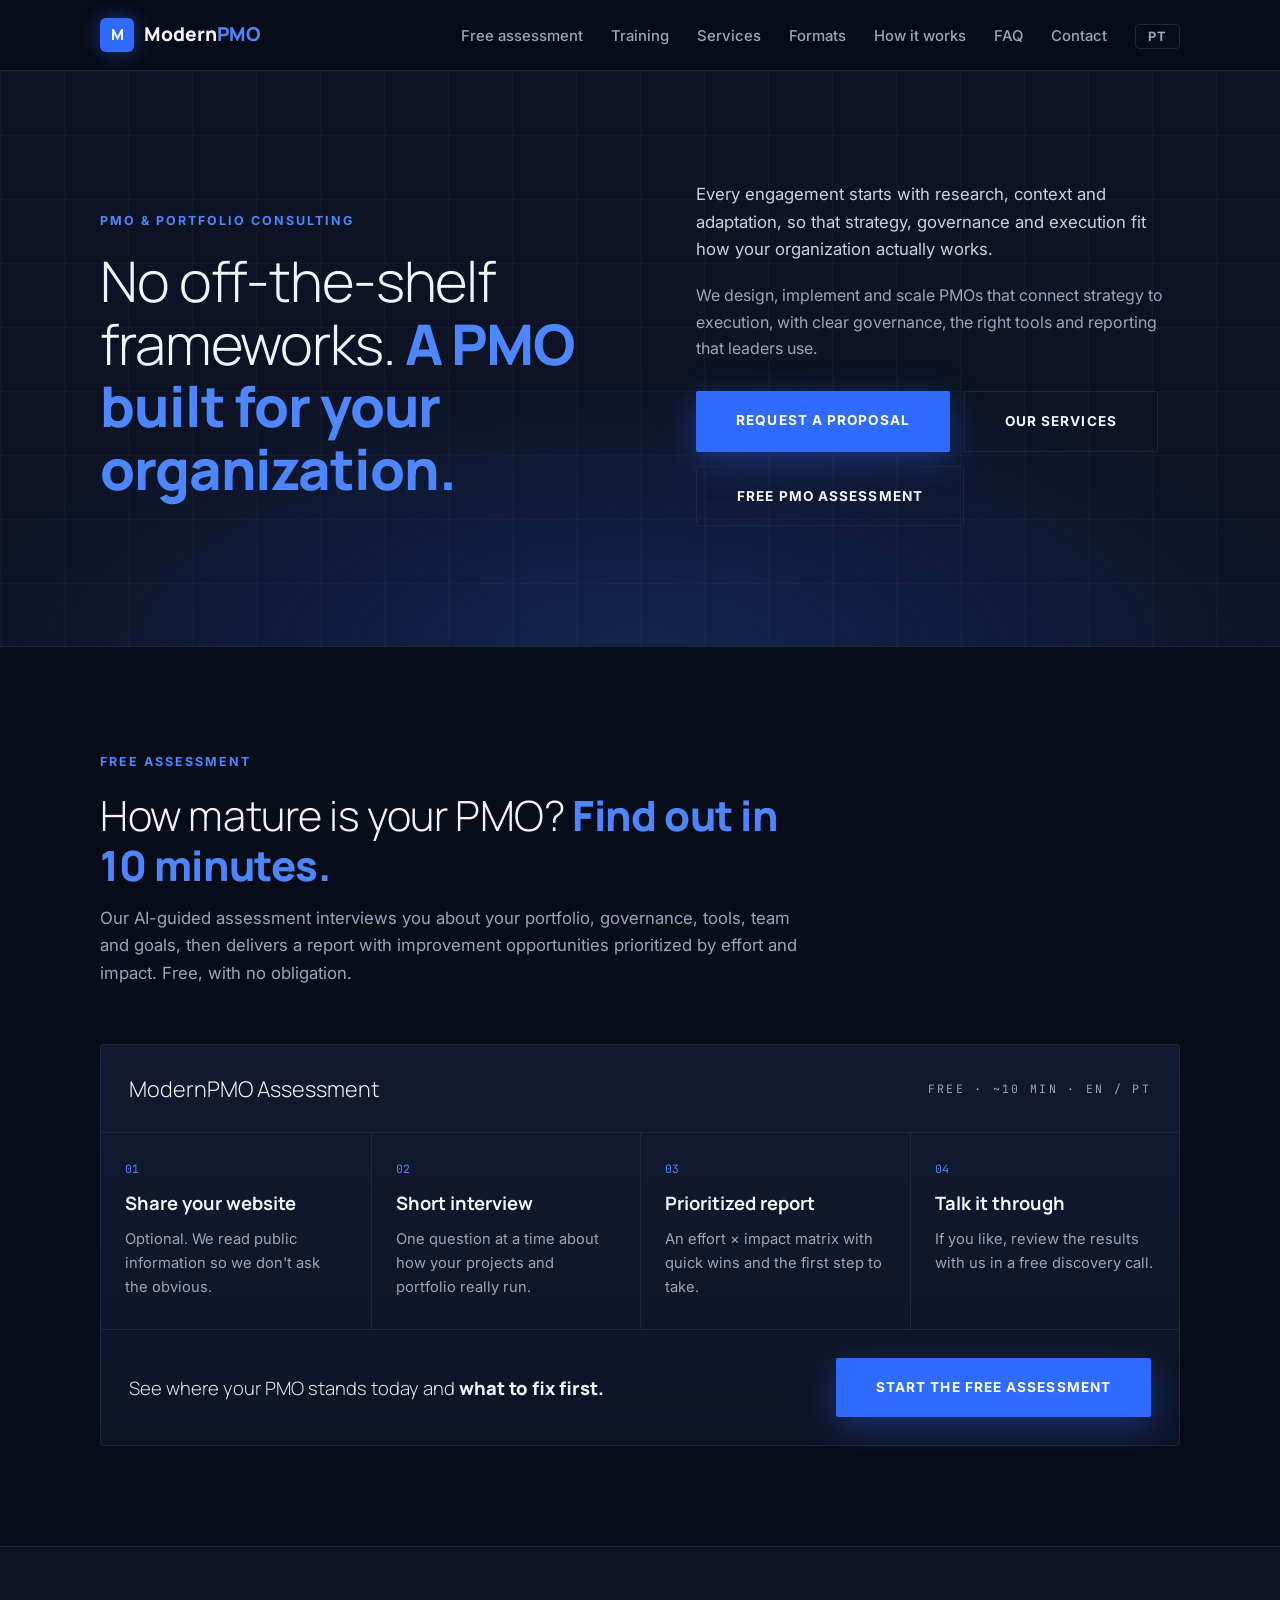
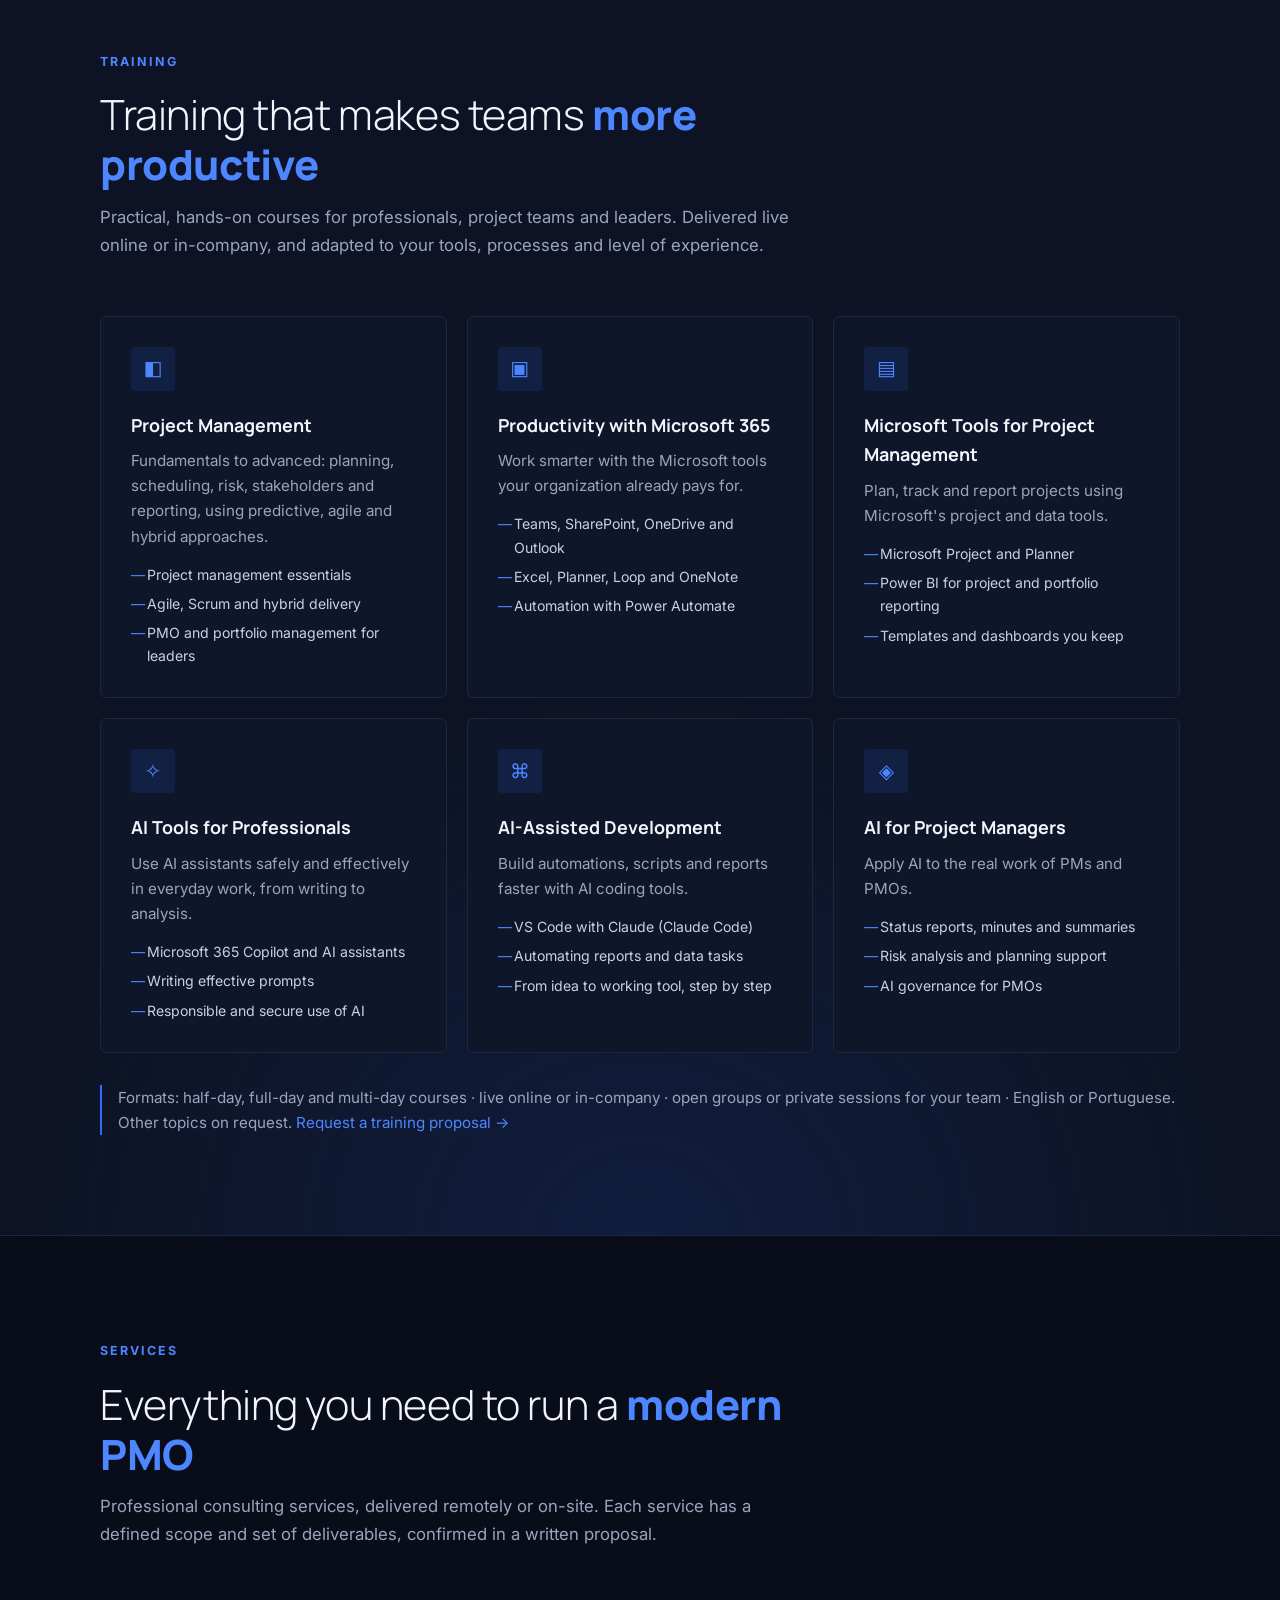
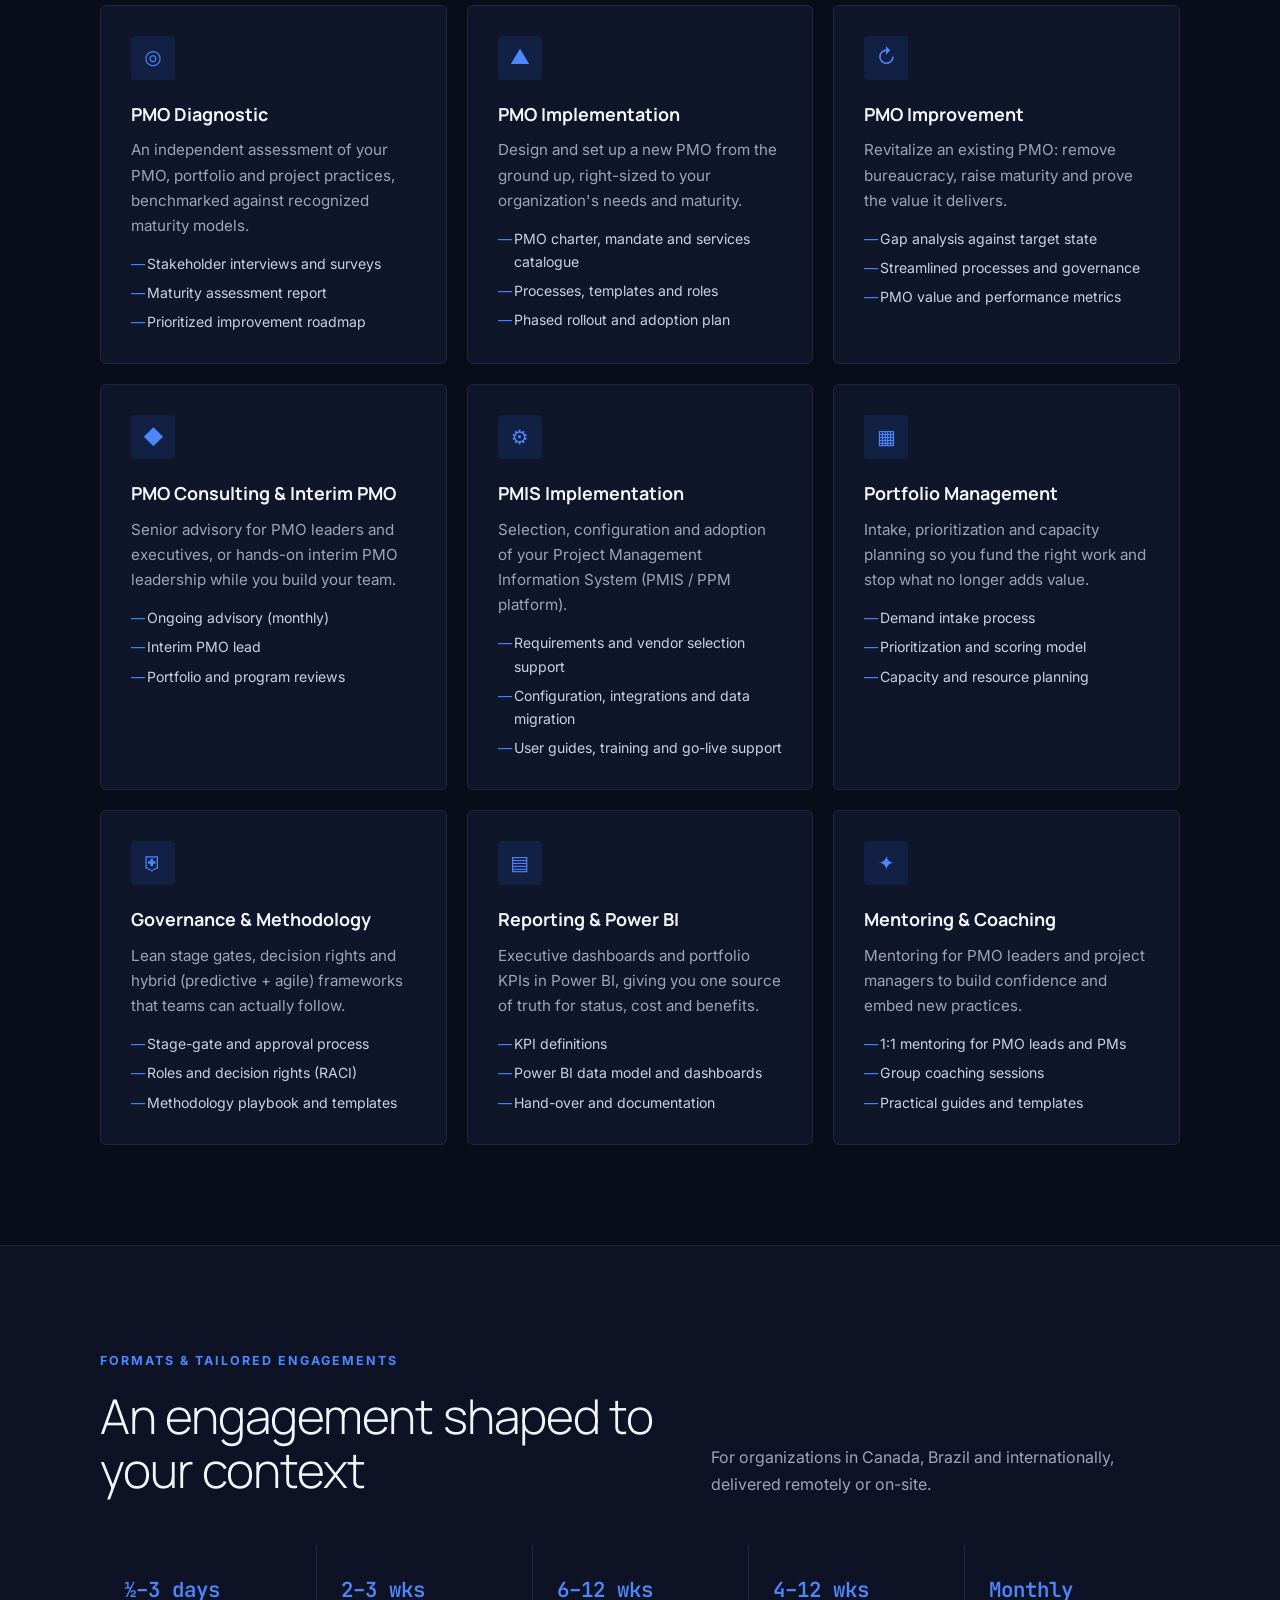
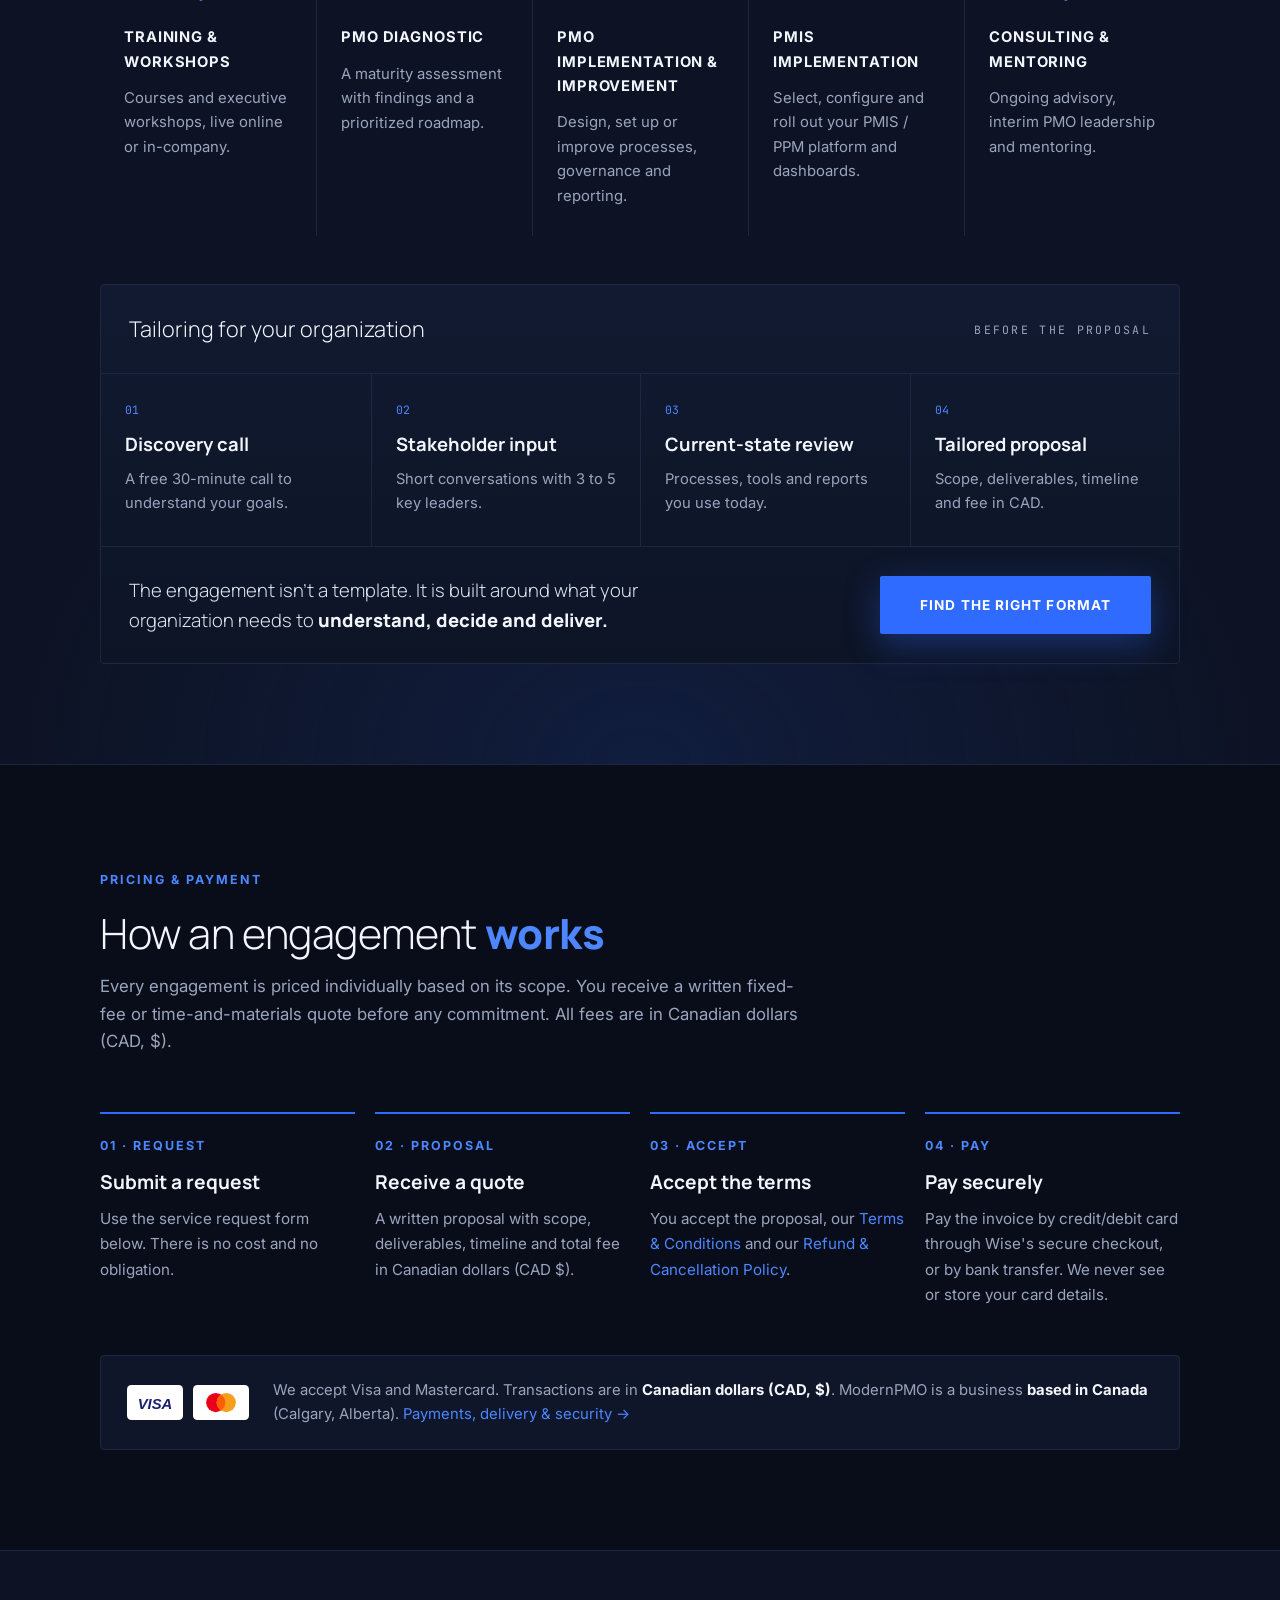
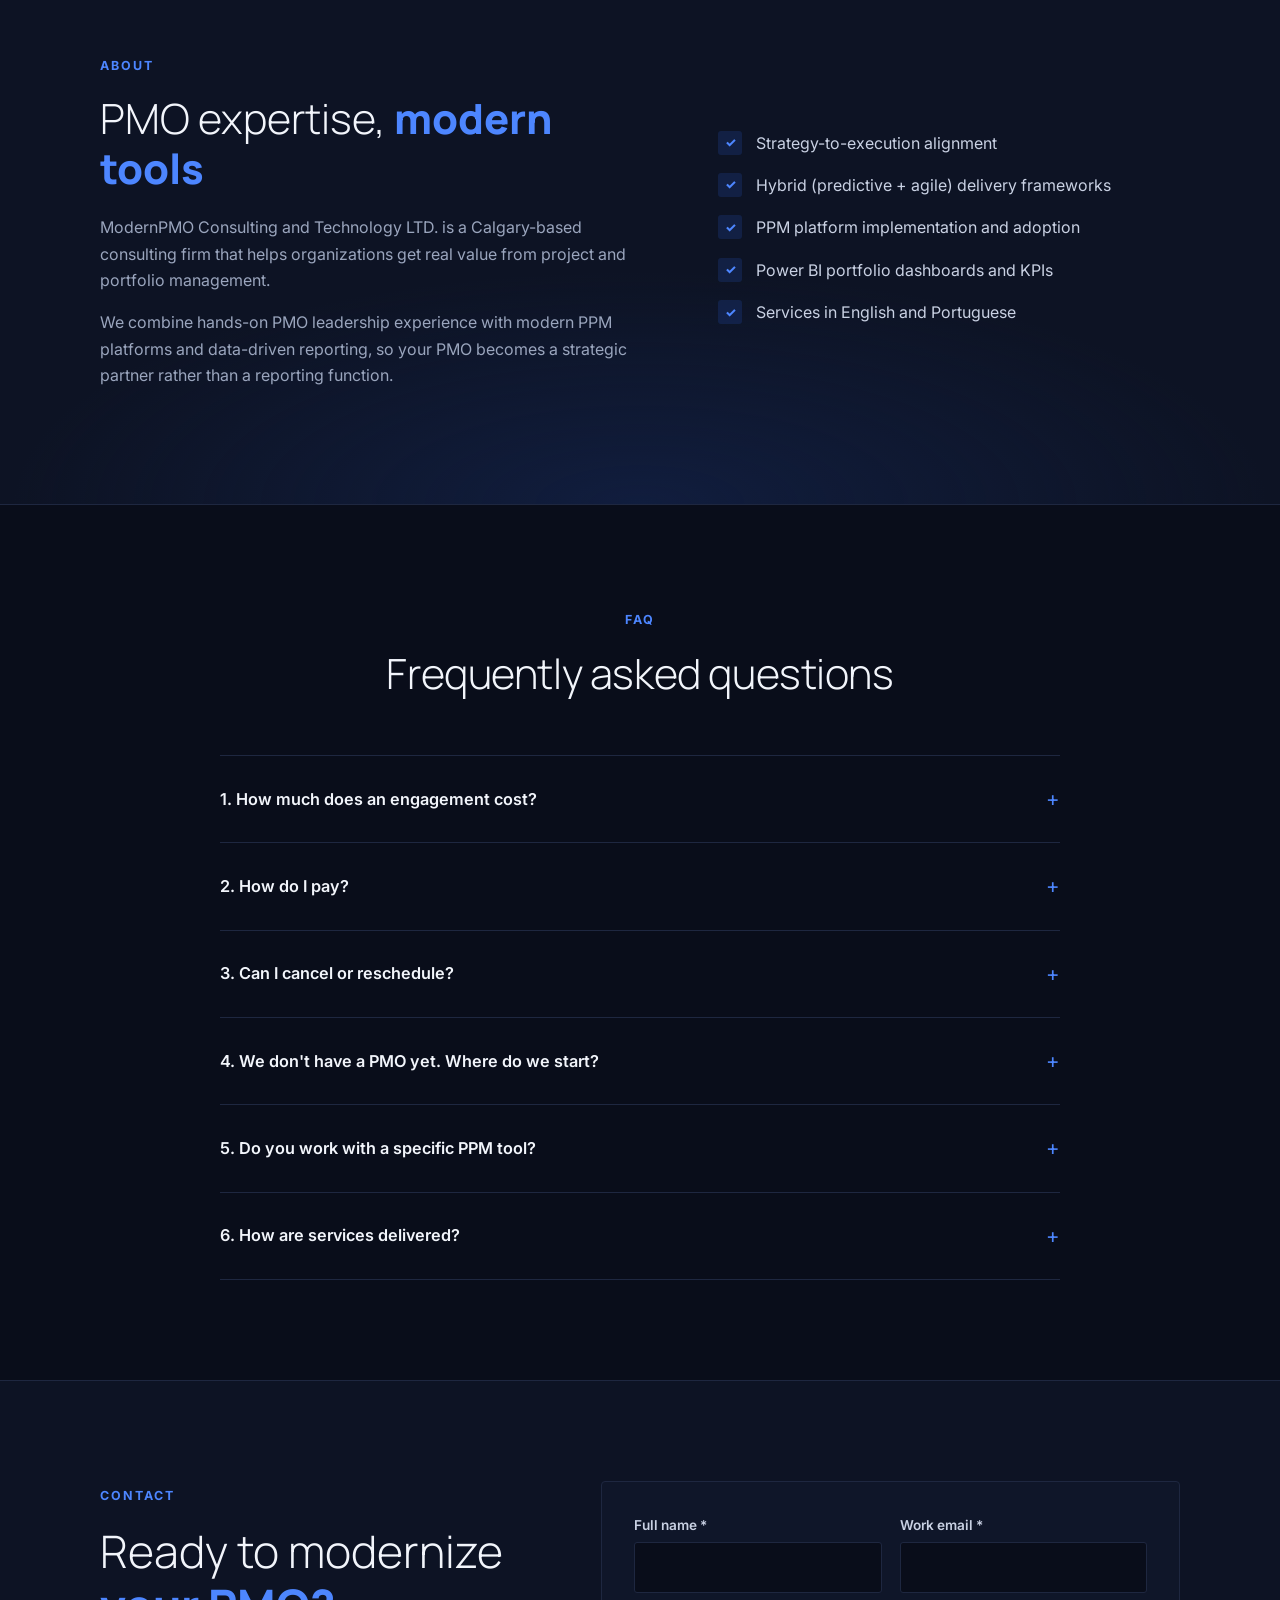
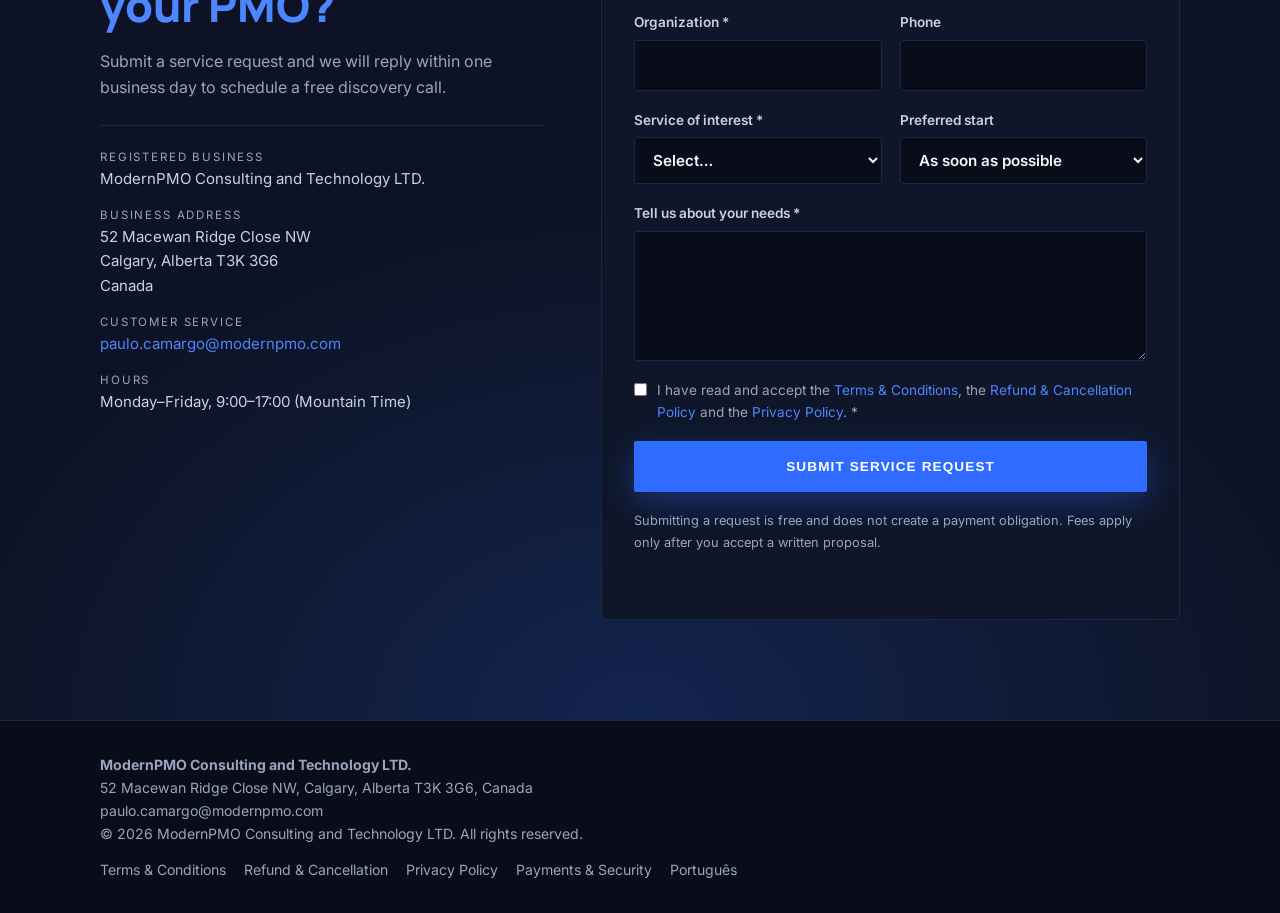
<file: index.html>
<!DOCTYPE html>
<html lang="en">
<head>
  <meta charset="UTF-8">
  <meta name="viewport" content="width=device-width, initial-scale=1.0">
  <title>ModernPMO | PMO &amp; Portfolio Management Consulting</title>
  <meta name="description" content="ModernPMO Consulting and Technology LTD. helps organizations design, implement and scale PMOs that deliver strategy: portfolio management, governance, PPM tools and Power BI reporting. Based in Calgary, Alberta, Canada.">
  <link rel="canonical" href="https://modernpmo.ca/">
  <link rel="alternate" hreflang="en" href="https://modernpmo.ca/">
  <link rel="alternate" hreflang="pt" href="https://modernpmo.ca/pt/">
  <meta property="og:title" content="ModernPMO | PMO &amp; Portfolio Management Consulting">
  <meta property="og:description" content="Design, implement and scale a PMO that delivers strategy.">
  <meta property="og:url" content="https://modernpmo.ca/">
  <meta property="og:type" content="website">
  <link rel="icon" href="/assets/favicon.svg" type="image/svg+xml">
  <link rel="preconnect" href="https://fonts.googleapis.com">
  <link rel="preconnect" href="https://fonts.gstatic.com" crossorigin>
  <link href="https://fonts.googleapis.com/css2?family=Inter:wght@400;500;600;700&family=JetBrains+Mono:wght@500;600&family=Manrope:wght@300;600;700;800&display=swap" rel="stylesheet">
  <link rel="stylesheet" href="/assets/styles.css">
</head>
<body>
  <header class="site-header">
    <nav class="container nav">
      <a href="/" class="logo"><span class="logo-mark">M</span><span>Modern<span class="dot">PMO</span></span></a>
      <button class="menu-toggle" aria-label="Open menu" aria-expanded="false">☰</button>
      <ul class="nav-links">
        <li><a href="#assessment">Free assessment</a></li>
        <li><a href="#training">Training</a></li>
        <li><a href="#services">Services</a></li>
        <li><a href="#formats">Formats</a></li>
        <li><a href="#how-it-works">How it works</a></li>
        <li><a href="#faq">FAQ</a></li>
        <li><a href="#contact">Contact</a></li>
        <li><a href="/pt/" class="lang-switch" hreflang="pt" lang="pt">PT</a></li>
      </ul>
    </nav>
  </header>

  <main>
    <section class="hero gridlines">
      <div class="container hero-grid">
        <div>
          <span class="eyebrow">PMO &amp; Portfolio Consulting</span>
          <h1>No off-the-shelf frameworks. <strong>A PMO built for your organization.</strong></h1>
        </div>
        <div class="hero-side">
          <p class="lead">Every engagement starts with research, context and adaptation, so that strategy, governance and execution fit how your organization actually works.</p>
          <p>We design, implement and scale PMOs that connect strategy to execution, with clear governance, the right tools and reporting that leaders use.</p>
          <div class="hero-actions">
            <a href="#contact" class="btn btn-primary">Request a proposal</a>
            <a href="#services" class="btn btn-ghost">Our services</a>
            <a href="https://assessment.modernpmo.ca/en" class="btn btn-ghost">Free PMO assessment</a>
          </div>
        </div>
      </div>
    </section>

    <section id="assessment">
      <div class="container">
        <div class="section-head">
          <span class="eyebrow">Free assessment</span>
          <h2>How mature is your PMO? <strong>Find out in 10 minutes.</strong></h2>
          <p>Our AI-guided assessment interviews you about your portfolio, governance, tools, team and goals, then delivers a report with improvement opportunities prioritized by effort and impact. Free, with no obligation.</p>
        </div>
        <div class="panel">
          <div class="panel-head">
            <h3>ModernPMO Assessment</h3>
            <span class="tag">Free · ~10 min · EN / PT</span>
          </div>
          <div class="panel-steps">
            <div><span class="n">01</span><h4>Share your website</h4><p>Optional. We read public information so we don't ask the obvious.</p></div>
            <div><span class="n">02</span><h4>Short interview</h4><p>One question at a time about how your projects and portfolio really run.</p></div>
            <div><span class="n">03</span><h4>Prioritized report</h4><p>An effort × impact matrix with quick wins and the first step to take.</p></div>
            <div><span class="n">04</span><h4>Talk it through</h4><p>If you like, review the results with us in a free discovery call.</p></div>
          </div>
          <div class="panel-foot">
            <p>See where your PMO stands today and <strong>what to fix first.</strong></p>
            <a href="https://assessment.modernpmo.ca/en" class="btn btn-primary">Start the free assessment</a>
          </div>
        </div>
      </div>
    </section>

    <section id="training" class="alt">
      <div class="container">
        <div class="section-head">
          <span class="eyebrow">Training</span>
          <h2>Training that makes teams <strong>more productive</strong></h2>
          <p>Practical, hands-on courses for professionals, project teams and leaders. Delivered live online or in-company, and adapted to your tools, processes and level of experience.</p>
        </div>
        <div class="grid grid-3">
          <div class="card">
            <div class="icon">◧</div>
            <h3>Project Management</h3>
            <p>Fundamentals to advanced: planning, scheduling, risk, stakeholders and reporting, using predictive, agile and hybrid approaches.</p>
            <ul><li>Project management essentials</li><li>Agile, Scrum and hybrid delivery</li><li>PMO and portfolio management for leaders</li></ul>
          </div>
          <div class="card">
            <div class="icon">▣</div>
            <h3>Productivity with Microsoft 365</h3>
            <p>Work smarter with the Microsoft tools your organization already pays for.</p>
            <ul><li>Teams, SharePoint, OneDrive and Outlook</li><li>Excel, Planner, Loop and OneNote</li><li>Automation with Power Automate</li></ul>
          </div>
          <div class="card">
            <div class="icon">▤</div>
            <h3>Microsoft Tools for Project Management</h3>
            <p>Plan, track and report projects using Microsoft's project and data tools.</p>
            <ul><li>Microsoft Project and Planner</li><li>Power BI for project and portfolio reporting</li><li>Templates and dashboards you keep</li></ul>
          </div>
          <div class="card">
            <div class="icon">✧</div>
            <h3>AI Tools for Professionals</h3>
            <p>Use AI assistants safely and effectively in everyday work, from writing to analysis.</p>
            <ul><li>Microsoft 365 Copilot and AI assistants</li><li>Writing effective prompts</li><li>Responsible and secure use of AI</li></ul>
          </div>
          <div class="card">
            <div class="icon">⌘</div>
            <h3>AI-Assisted Development</h3>
            <p>Build automations, scripts and reports faster with AI coding tools.</p>
            <ul><li>VS Code with Claude (Claude Code)</li><li>Automating reports and data tasks</li><li>From idea to working tool, step by step</li></ul>
          </div>
          <div class="card">
            <div class="icon">◈</div>
            <h3>AI for Project Managers</h3>
            <p>Apply AI to the real work of PMs and PMOs.</p>
            <ul><li>Status reports, minutes and summaries</li><li>Risk analysis and planning support</li><li>AI governance for PMOs</li></ul>
          </div>
        </div>
        <p class="training-note">Formats: half-day, full-day and multi-day courses · live online or in-company · open groups or private sessions for your team · English or Portuguese. Other topics on request. <a href="#contact">Request a training proposal →</a></p>
      </div>
    </section>

    <section id="services">
      <div class="container">
        <div class="section-head">
          <span class="eyebrow">Services</span>
          <h2>Everything you need to run a <strong>modern PMO</strong></h2>
          <p>Professional consulting services, delivered remotely or on-site. Each service has a defined scope and set of deliverables, confirmed in a written proposal.</p>
        </div>
        <div class="grid grid-3">
          <div class="card">
            <div class="icon">◎</div>
            <h3>PMO Diagnostic</h3>
            <p>An independent assessment of your PMO, portfolio and project practices, benchmarked against recognized maturity models.</p>
            <ul><li>Stakeholder interviews and surveys</li><li>Maturity assessment report</li><li>Prioritized improvement roadmap</li></ul>
          </div>
          <div class="card">
            <div class="icon">▲</div>
            <h3>PMO Implementation</h3>
            <p>Design and set up a new PMO from the ground up, right-sized to your organization's needs and maturity.</p>
            <ul><li>PMO charter, mandate and services catalogue</li><li>Processes, templates and roles</li><li>Phased rollout and adoption plan</li></ul>
          </div>
          <div class="card">
            <div class="icon">↻</div>
            <h3>PMO Improvement</h3>
            <p>Revitalize an existing PMO: remove bureaucracy, raise maturity and prove the value it delivers.</p>
            <ul><li>Gap analysis against target state</li><li>Streamlined processes and governance</li><li>PMO value and performance metrics</li></ul>
          </div>
          <div class="card">
            <div class="icon">◆</div>
            <h3>PMO Consulting &amp; Interim PMO</h3>
            <p>Senior advisory for PMO leaders and executives, or hands-on interim PMO leadership while you build your team.</p>
            <ul><li>Ongoing advisory (monthly)</li><li>Interim PMO lead</li><li>Portfolio and program reviews</li></ul>
          </div>
          <div class="card">
            <div class="icon">⚙</div>
            <h3>PMIS Implementation</h3>
            <p>Selection, configuration and adoption of your Project Management Information System (PMIS / PPM platform).</p>
            <ul><li>Requirements and vendor selection support</li><li>Configuration, integrations and data migration</li><li>User guides, training and go-live support</li></ul>
          </div>
          <div class="card">
            <div class="icon">▦</div>
            <h3>Portfolio Management</h3>
            <p>Intake, prioritization and capacity planning so you fund the right work and stop what no longer adds value.</p>
            <ul><li>Demand intake process</li><li>Prioritization and scoring model</li><li>Capacity and resource planning</li></ul>
          </div>
          <div class="card">
            <div class="icon">⛨</div>
            <h3>Governance &amp; Methodology</h3>
            <p>Lean stage gates, decision rights and hybrid (predictive + agile) frameworks that teams can actually follow.</p>
            <ul><li>Stage-gate and approval process</li><li>Roles and decision rights (RACI)</li><li>Methodology playbook and templates</li></ul>
          </div>
          <div class="card">
            <div class="icon">▤</div>
            <h3>Reporting &amp; Power BI</h3>
            <p>Executive dashboards and portfolio KPIs in Power BI, giving you one source of truth for status, cost and benefits.</p>
            <ul><li>KPI definitions</li><li>Power BI data model and dashboards</li><li>Hand-over and documentation</li></ul>
          </div>
          <div class="card">
            <div class="icon">✦</div>
            <h3>Mentoring &amp; Coaching</h3>
            <p>Mentoring for PMO leaders and project managers to build confidence and embed new practices.</p>
            <ul><li>1:1 mentoring for PMO leads and PMs</li><li>Group coaching sessions</li><li>Practical guides and templates</li></ul>
          </div>
        </div>
      </div>
    </section>

    <section id="formats" class="alt gridlines">
      <div class="container">
        <span class="eyebrow">Formats &amp; tailored engagements</span>
        <div class="formats-head">
          <h2>An engagement shaped to your context</h2>
          <p>For organizations in Canada, Brazil and internationally, delivered remotely or on-site.</p>
        </div>
        <div class="formats">
          <div class="format">
            <span class="dur">½–3 days</span>
            <h3>Training &amp; workshops</h3>
            <p>Courses and executive workshops, live online or in-company.</p>
          </div>
          <div class="format">
            <span class="dur">2–3 wks</span>
            <h3>PMO diagnostic</h3>
            <p>A maturity assessment with findings and a prioritized roadmap.</p>
          </div>
          <div class="format">
            <span class="dur">6–12 wks</span>
            <h3>PMO implementation &amp; improvement</h3>
            <p>Design, set up or improve processes, governance and reporting.</p>
          </div>
          <div class="format">
            <span class="dur">4–12 wks</span>
            <h3>PMIS implementation</h3>
            <p>Select, configure and roll out your PMIS / PPM platform and dashboards.</p>
          </div>
          <div class="format">
            <span class="dur">Monthly</span>
            <h3>Consulting &amp; mentoring</h3>
            <p>Ongoing advisory, interim PMO leadership and mentoring.</p>
          </div>
        </div>

        <div class="panel">
          <div class="panel-head">
            <h3>Tailoring for your organization</h3>
            <span class="tag">Before the proposal</span>
          </div>
          <div class="panel-steps">
            <div><span class="n">01</span><h4>Discovery call</h4><p>A free 30-minute call to understand your goals.</p></div>
            <div><span class="n">02</span><h4>Stakeholder input</h4><p>Short conversations with 3 to 5 key leaders.</p></div>
            <div><span class="n">03</span><h4>Current-state review</h4><p>Processes, tools and reports you use today.</p></div>
            <div><span class="n">04</span><h4>Tailored proposal</h4><p>Scope, deliverables, timeline and fee in CAD.</p></div>
          </div>
          <div class="panel-foot">
            <p>The engagement isn't a template. It is built around what your organization needs to <strong>understand, decide and deliver.</strong></p>
            <a href="#contact" class="btn btn-primary">Find the right format</a>
          </div>
        </div>
      </div>
    </section>

    <section id="how-it-works">
      <div class="container">
        <div class="section-head">
          <span class="eyebrow">Pricing &amp; payment</span>
          <h2>How an engagement <strong>works</strong></h2>
          <p>Every engagement is priced individually based on its scope. You receive a written fixed-fee or time-and-materials quote before any commitment. All fees are in Canadian dollars (CAD, $).</p>
        </div>
        <div class="grid grid-4">
          <div class="step">
            <span class="num">01 · REQUEST</span>
            <h3>Submit a request</h3>
            <p>Use the service request form below. There is no cost and no obligation.</p>
          </div>
          <div class="step">
            <span class="num">02 · PROPOSAL</span>
            <h3>Receive a quote</h3>
            <p>A written proposal with scope, deliverables, timeline and total fee in Canadian dollars (CAD $).</p>
          </div>
          <div class="step">
            <span class="num">03 · ACCEPT</span>
            <h3>Accept the terms</h3>
            <p>You accept the proposal, our <a href="/terms.html">Terms &amp; Conditions</a> and our <a href="/refund-policy.html">Refund &amp; Cancellation Policy</a>.</p>
          </div>
          <div class="step">
            <span class="num">04 · PAY</span>
            <h3>Pay securely</h3>
            <p>Pay the invoice by credit/debit card through Wise's secure checkout, or by bank transfer. We never see or store your card details.</p>
          </div>
        </div>
        <div class="pay-strip">
          <div class="card-marks" aria-label="Accepted cards: Visa, Mastercard">
            <svg viewBox="0 0 64 40" role="img" aria-label="Visa"><rect width="64" height="40" rx="5" fill="#fff"/><text x="32" y="27" text-anchor="middle" font-family="Arial, Helvetica, sans-serif" font-size="17" font-weight="900" font-style="italic" fill="#1A1F71">VISA</text></svg>
            <svg viewBox="0 0 64 40" role="img" aria-label="Mastercard"><rect width="64" height="40" rx="5" fill="#fff"/><circle cx="26" cy="20" r="11" fill="#EB001B"/><circle cx="38" cy="20" r="11" fill="#F79E1B"/><path d="M32 10.8a11 11 0 0 1 0 18.4a11 11 0 0 1 0-18.4z" fill="#FF5F00"/></svg>
          </div>
          <p>We accept Visa and Mastercard. Transactions are in <strong>Canadian dollars (CAD, $)</strong>. ModernPMO is a business <strong>based in Canada</strong> (Calgary, Alberta). <a href="/payments.html">Payments, delivery &amp; security →</a></p>
        </div>
      </div>
    </section>

    <section id="about" class="alt">
      <div class="container about-wrap">
        <div>
          <span class="eyebrow">About</span>
          <h2>PMO expertise, <strong>modern tools</strong></h2>
          <p>ModernPMO Consulting and Technology LTD. is a Calgary-based consulting firm that helps organizations get real value from project and portfolio management.</p>
          <p>We combine hands-on PMO leadership experience with modern PPM platforms and data-driven reporting, so your PMO becomes a strategic partner rather than a reporting function.</p>
        </div>
        <ul class="checklist">
          <li>Strategy-to-execution alignment</li>
          <li>Hybrid (predictive + agile) delivery frameworks</li>
          <li>PPM platform implementation and adoption</li>
          <li>Power BI portfolio dashboards and KPIs</li>
          <li>Services in English and Portuguese</li>
        </ul>
      </div>
    </section>

    <section id="faq">
      <div class="container">
        <div class="section-head center">
          <span class="eyebrow">FAQ</span>
          <h2>Frequently asked questions</h2>
        </div>
        <div class="faq">
          <details>
            <summary>1. How much does an engagement cost?</summary>
            <p>Each engagement is quoted individually based on scope, duration and format. After a free discovery call you receive a written proposal with the total fee in Canadian dollars (CAD $). Nothing is charged before you accept it.</p>
          </details>
          <details>
            <summary>2. How do I pay?</summary>
            <p>After you accept the proposal we send an invoice. You can pay by Visa or Mastercard through Wise's secure checkout, or by bank transfer. See <a href="/payments.html">Payments, delivery &amp; security</a>.</p>
          </details>
          <details>
            <summary>3. Can I cancel or reschedule?</summary>
            <p>Yes. Cancellation and refund rules depend on how far in advance you cancel and how much work has been delivered. Please read our <a href="/refund-policy.html">Refund &amp; Cancellation Policy</a> before accepting a proposal.</p>
          </details>
          <details>
            <summary>4. We don't have a PMO yet. Where do we start?</summary>
            <p>Most clients start with the PMO diagnostic or an executive workshop. It gives you a clear picture and a right-sized roadmap, and the PMO can start small and grow with your organization. For a quick first read, take our <a href="https://assessment.modernpmo.ca/en">free online PMO assessment</a>.</p>
          </details>
          <details>
            <summary>5. Do you work with a specific PPM tool?</summary>
            <p>We are tool-agnostic. We help you choose and configure the platform that fits your process, and we connect it to Power BI for executive reporting.</p>
          </details>
          <details>
            <summary>6. How are services delivered?</summary>
            <p>Services are delivered remotely (video conference) or on-site, as agreed in the proposal. Documents and dashboards are delivered electronically. No physical goods are shipped.</p>
          </details>
        </div>
      </div>
    </section>

    <section id="contact" class="cta">
      <div class="container contact-grid">
        <div>
          <span class="eyebrow">Contact</span>
          <h2>Ready to modernize <strong>your PMO?</strong></h2>
          <p>Submit a service request and we will reply within one business day to schedule a free discovery call.</p>
          <address class="biz">
            <div><span class="lbl">Registered business</span>ModernPMO Consulting and Technology LTD.</div>
            <div><span class="lbl">Business address</span>52 Macewan Ridge Close NW<br>Calgary, Alberta T3K 3G6<br>Canada</div>
            <div><span class="lbl">Customer service</span><a href="mailto:paulo.camargo@modernpmo.com">paulo.camargo@modernpmo.com</a></div>
            <div><span class="lbl">Hours</span>Monday–Friday, 9:00–17:00 (Mountain Time)</div>
          </address>
        </div>

        <form class="form" action="https://formsubmit.co/paulo.camargo@modernpmo.com" method="POST">
          <input type="hidden" name="_subject" value="New service request – modernpmo.ca">
          <input type="hidden" name="_next" value="https://modernpmo.ca/thanks.html">
          <input type="hidden" name="_template" value="table">
          <input type="text" name="_honey" class="hp" tabindex="-1" autocomplete="off" aria-hidden="true">
          <div class="row">
            <label>Full name *<input type="text" name="name" required autocomplete="name"></label>
            <label>Work email *<input type="email" name="email" required autocomplete="email"></label>
          </div>
          <div class="row">
            <label>Organization *<input type="text" name="organization" required autocomplete="organization"></label>
            <label>Phone<input type="tel" name="phone" autocomplete="tel"></label>
          </div>
          <div class="row">
            <label>Service of interest *
              <select name="service" required>
                <option value="">Select…</option>
                <option>Training – Project Management</option>
                <option>Training – Productivity with Microsoft 365</option>
                <option>Training – Microsoft tools for project management</option>
                <option>Training – AI tools (VS Code with Claude, Copilot, etc.)</option>
                <option>Training – AI for project managers</option>
                <option>Training – other topic</option>
                <option>PMO diagnostic</option>
                <option>PMO implementation</option>
                <option>PMO improvement</option>
                <option>PMO consulting / interim PMO</option>
                <option>PMIS implementation</option>
                <option>Portfolio management</option>
                <option>Governance &amp; methodology</option>
                <option>Reporting &amp; Power BI</option>
                <option>Mentoring &amp; coaching</option>
                <option>Not sure yet</option>
              </select>
            </label>
            <label>Preferred start
              <select name="timeline">
                <option>As soon as possible</option>
                <option>Within 1–3 months</option>
                <option>In 3+ months</option>
              </select>
            </label>
          </div>
          <label>Tell us about your needs *<textarea name="message" required></textarea></label>
          <label class="consent"><input type="checkbox" name="accepted_terms" value="Yes" required>
            <span>I have read and accept the <a href="/terms.html" target="_blank">Terms &amp; Conditions</a>, the <a href="/refund-policy.html" target="_blank">Refund &amp; Cancellation Policy</a> and the <a href="/privacy.html" target="_blank">Privacy Policy</a>. *</span></label>
          <button type="submit" class="btn btn-primary">Submit service request</button>
          <p class="note">Submitting a request is free and does not create a payment obligation. Fees apply only after you accept a written proposal.</p>
        </form>
      </div>
    </section>
  </main>

  <footer class="site-footer">
    <div class="container footer-inner">
      <div>
        <strong>ModernPMO Consulting and Technology LTD.</strong><br>
        52 Macewan Ridge Close NW, Calgary, Alberta T3K 3G6, Canada<br>
        <a href="mailto:paulo.camargo@modernpmo.com">paulo.camargo@modernpmo.com</a><br>
        © <span id="year"></span> ModernPMO Consulting and Technology LTD. All rights reserved.
      </div>
      <nav class="footer-legal" aria-label="Legal">
        <a href="/terms.html">Terms &amp; Conditions</a>
        <a href="/refund-policy.html">Refund &amp; Cancellation</a>
        <a href="/privacy.html">Privacy Policy</a>
        <a href="/payments.html">Payments &amp; Security</a>
        <a href="/pt/" hreflang="pt">Português</a>
      </nav>
    </div>
  </footer>

  <script src="/assets/main.js"></script>
</body>
</html>
</file>
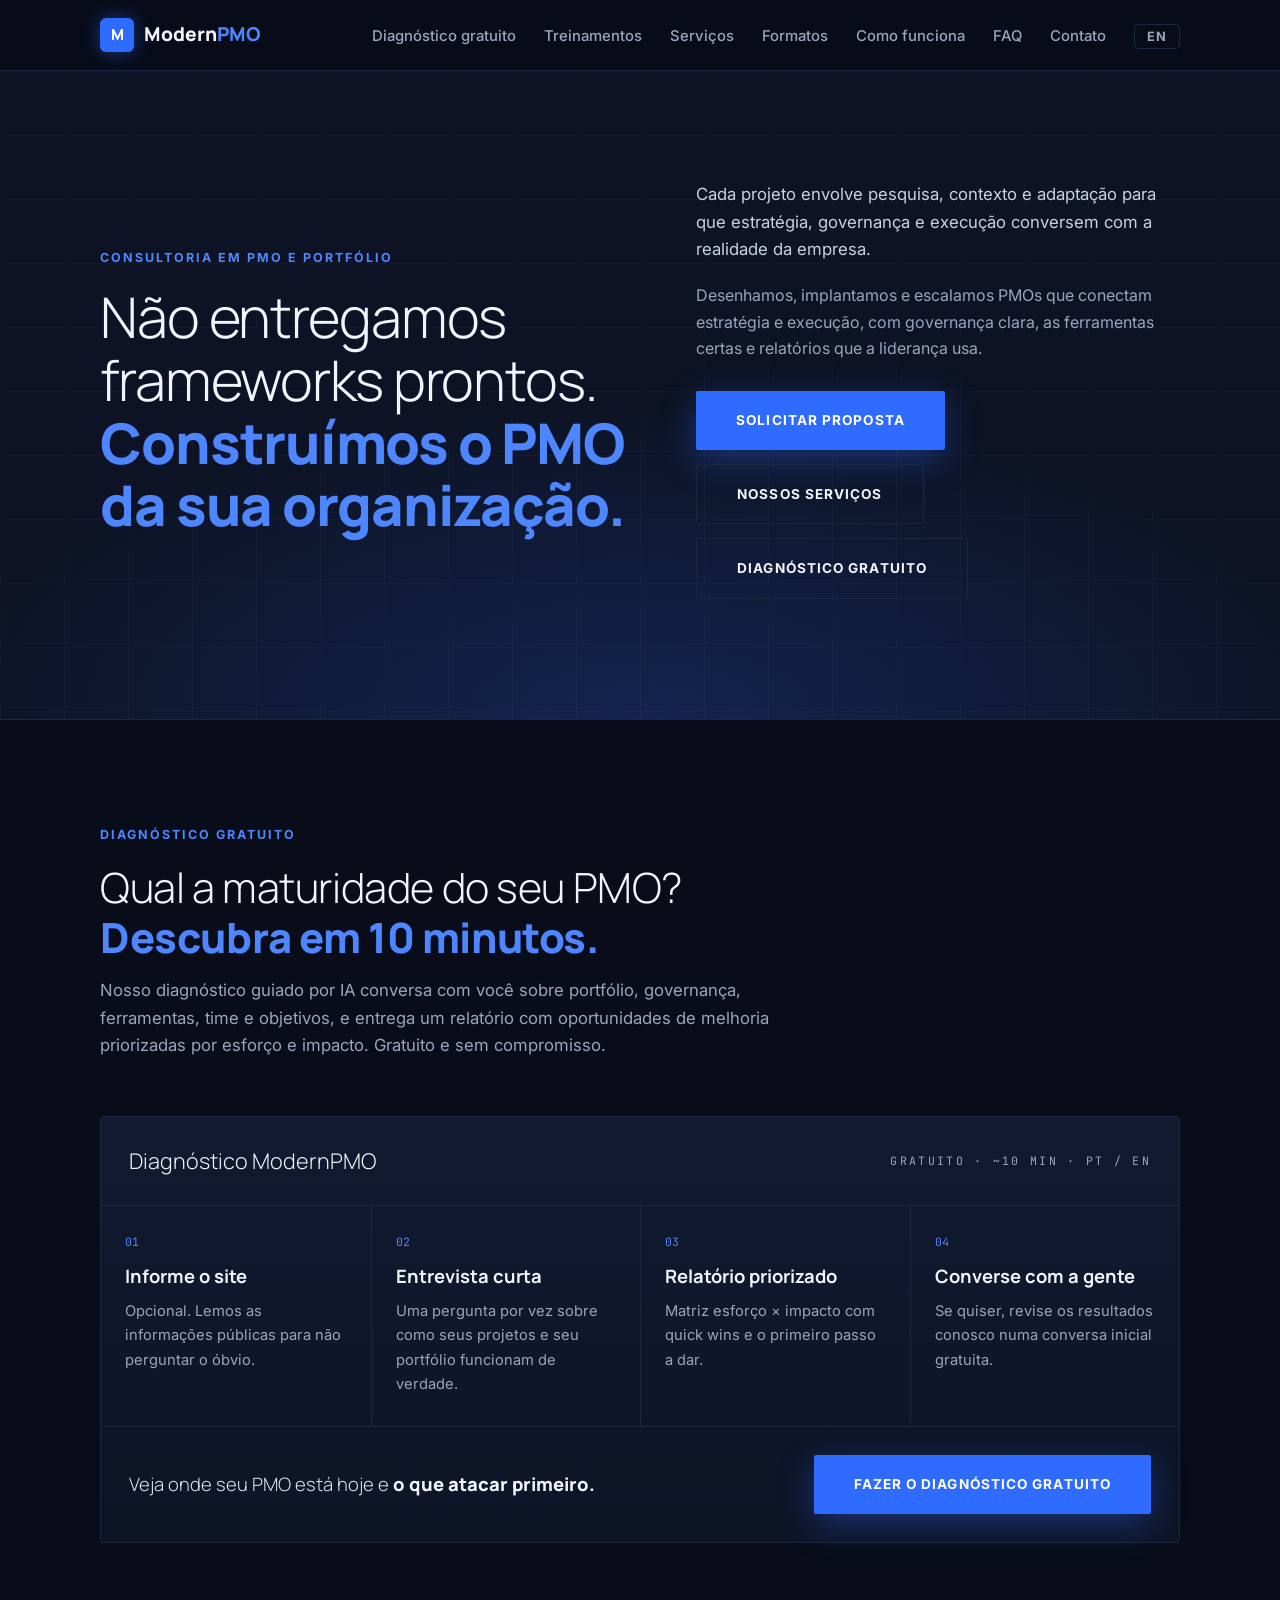
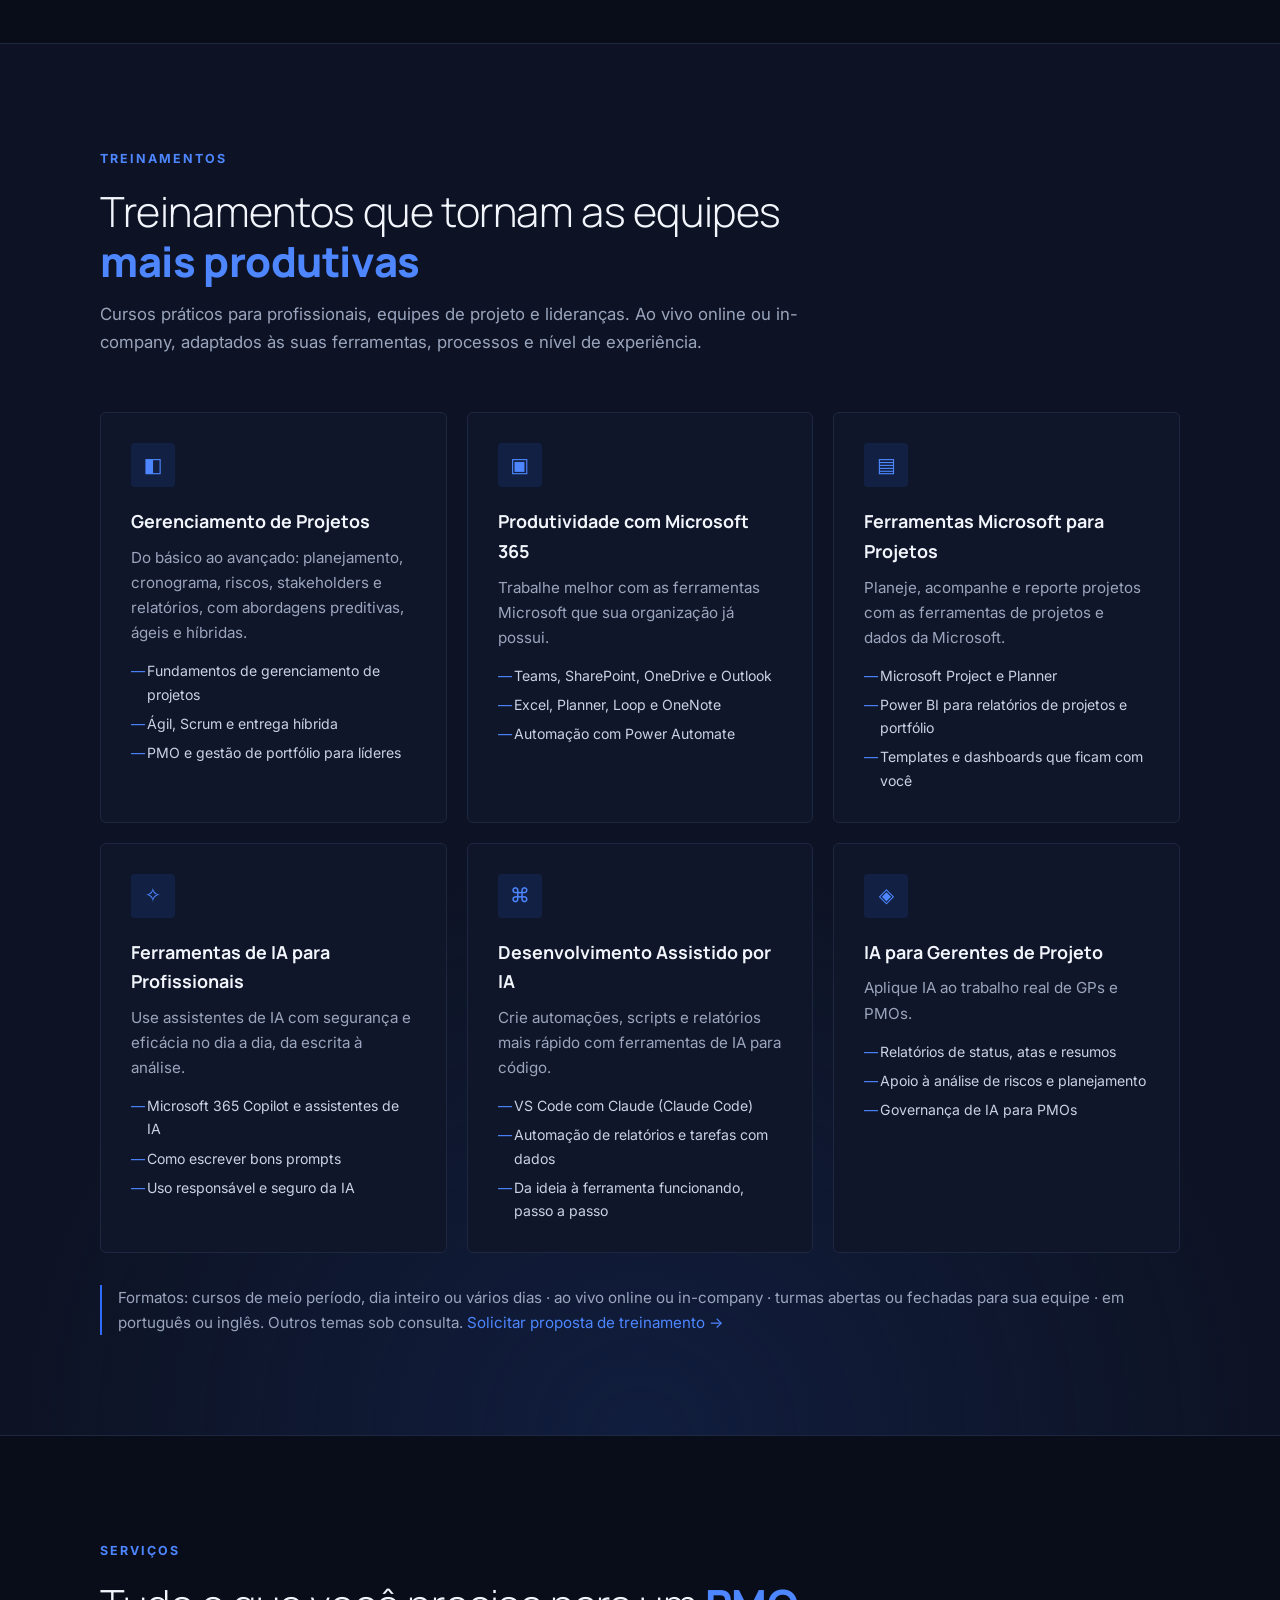
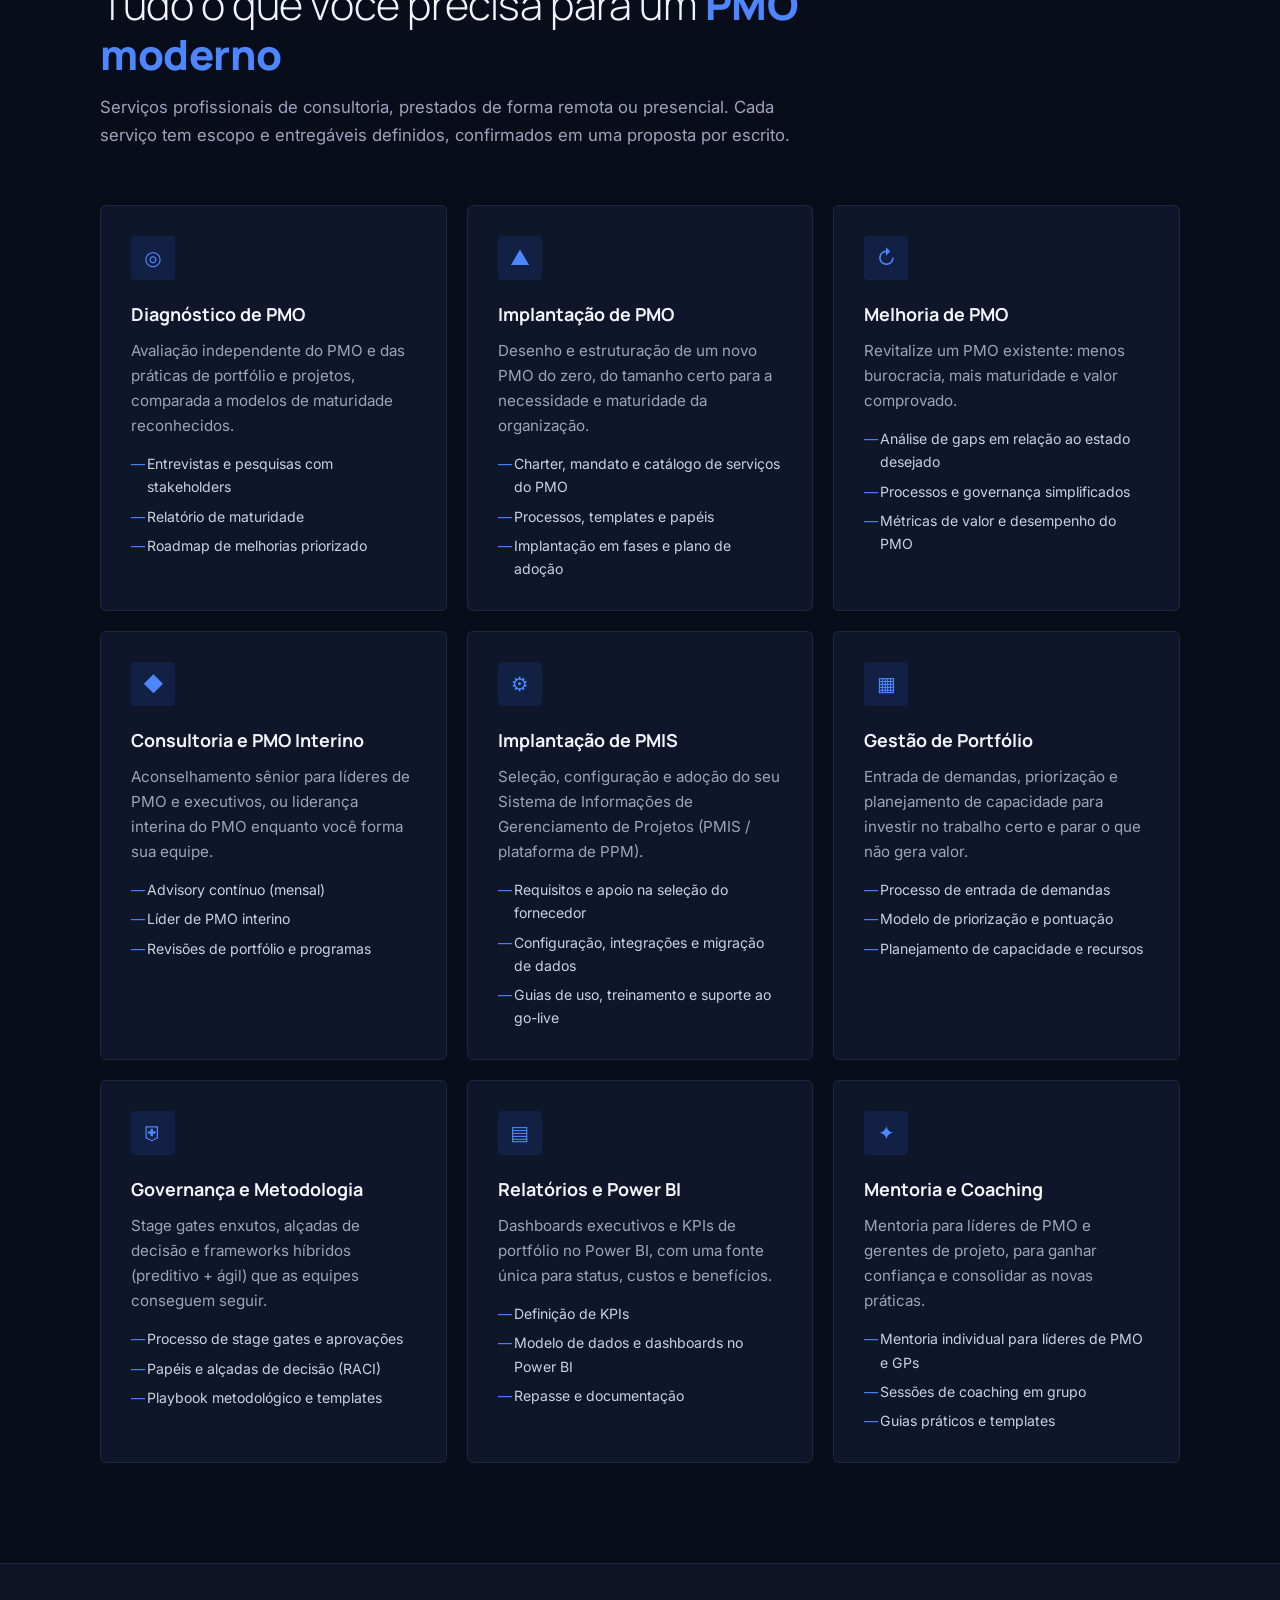
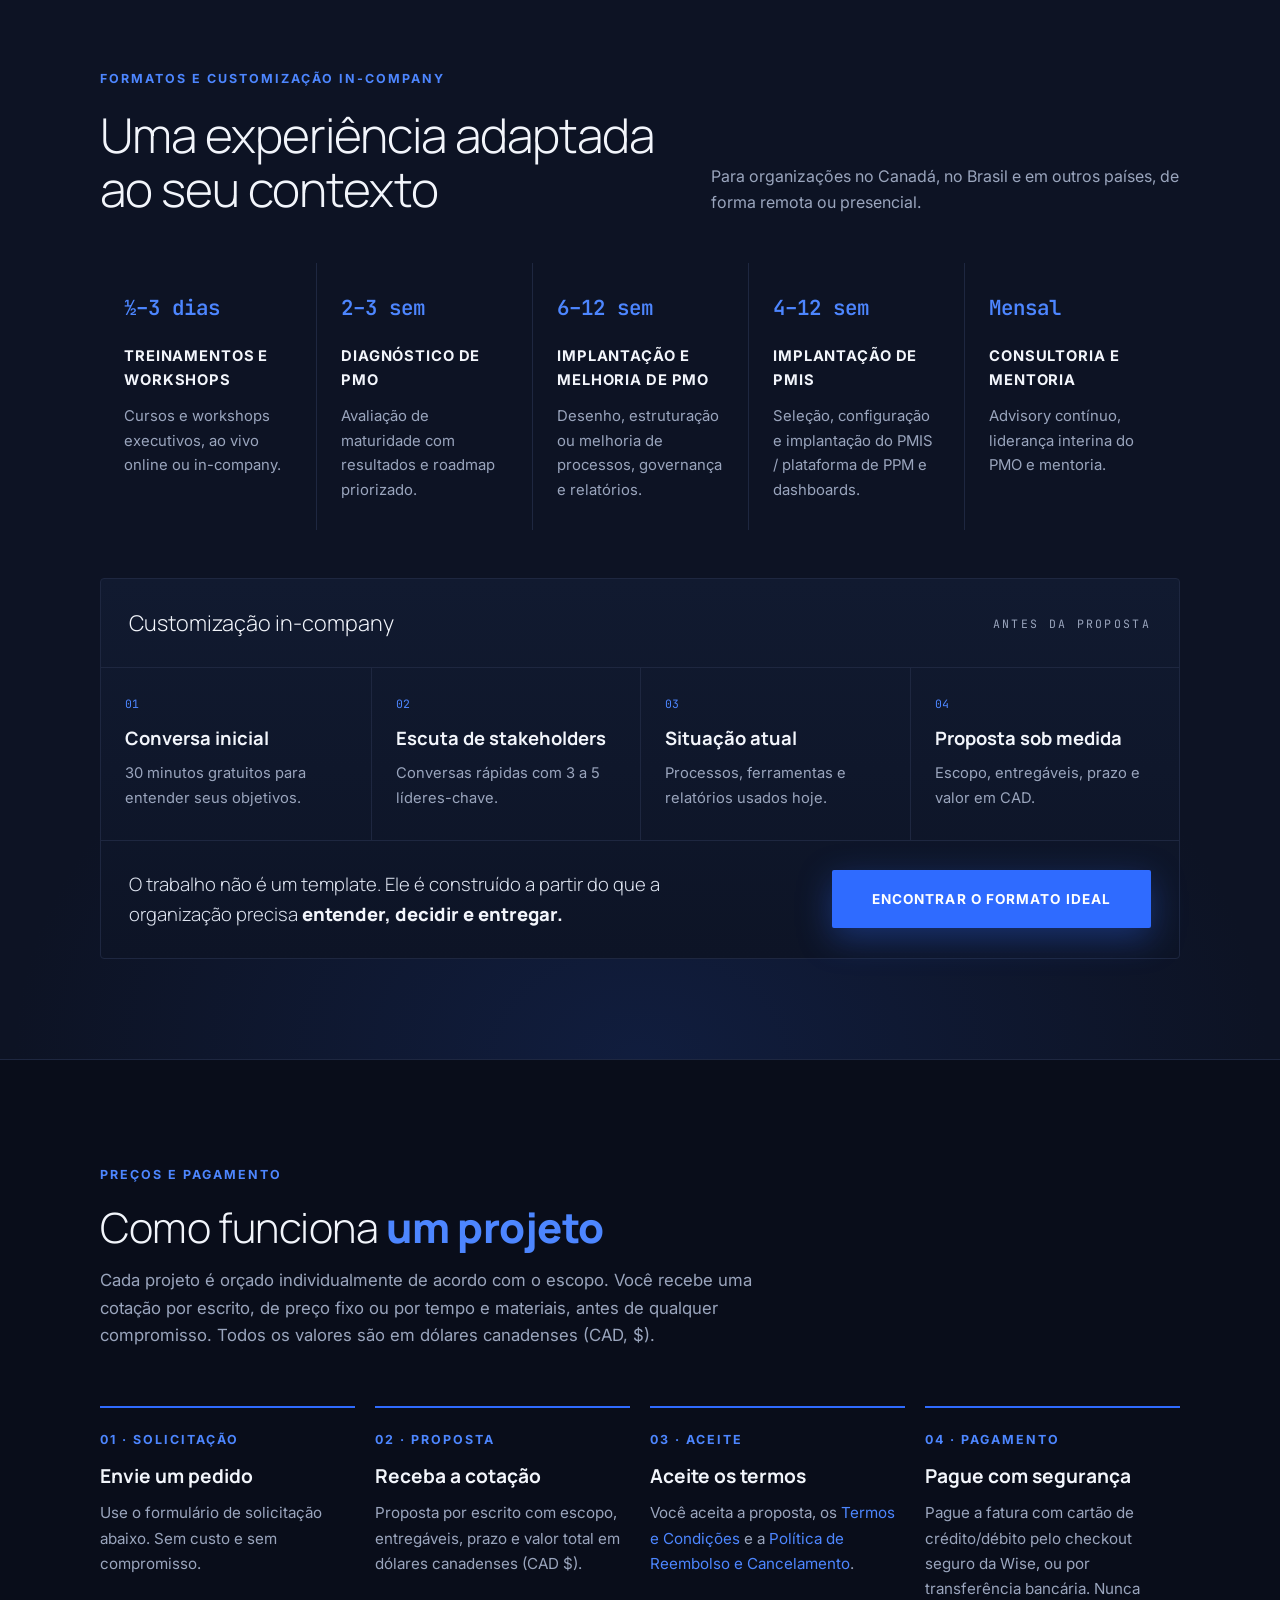
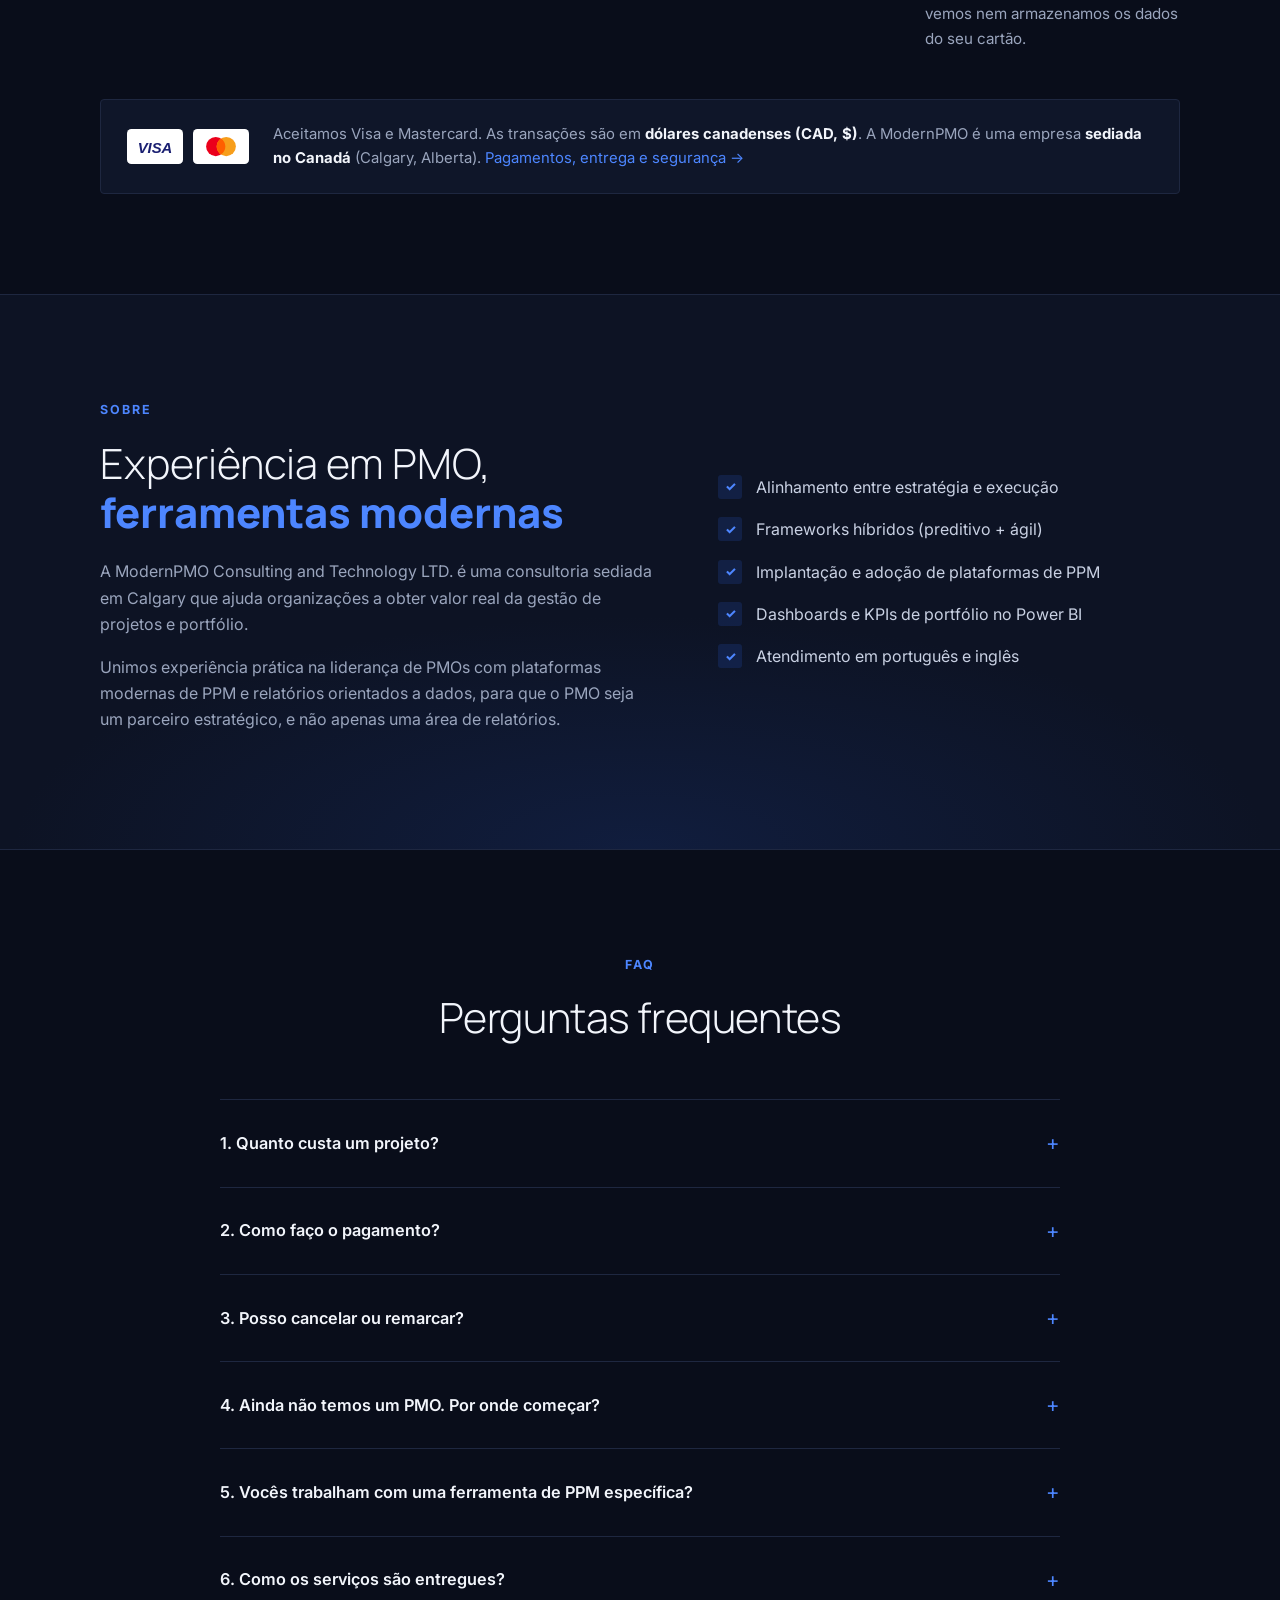
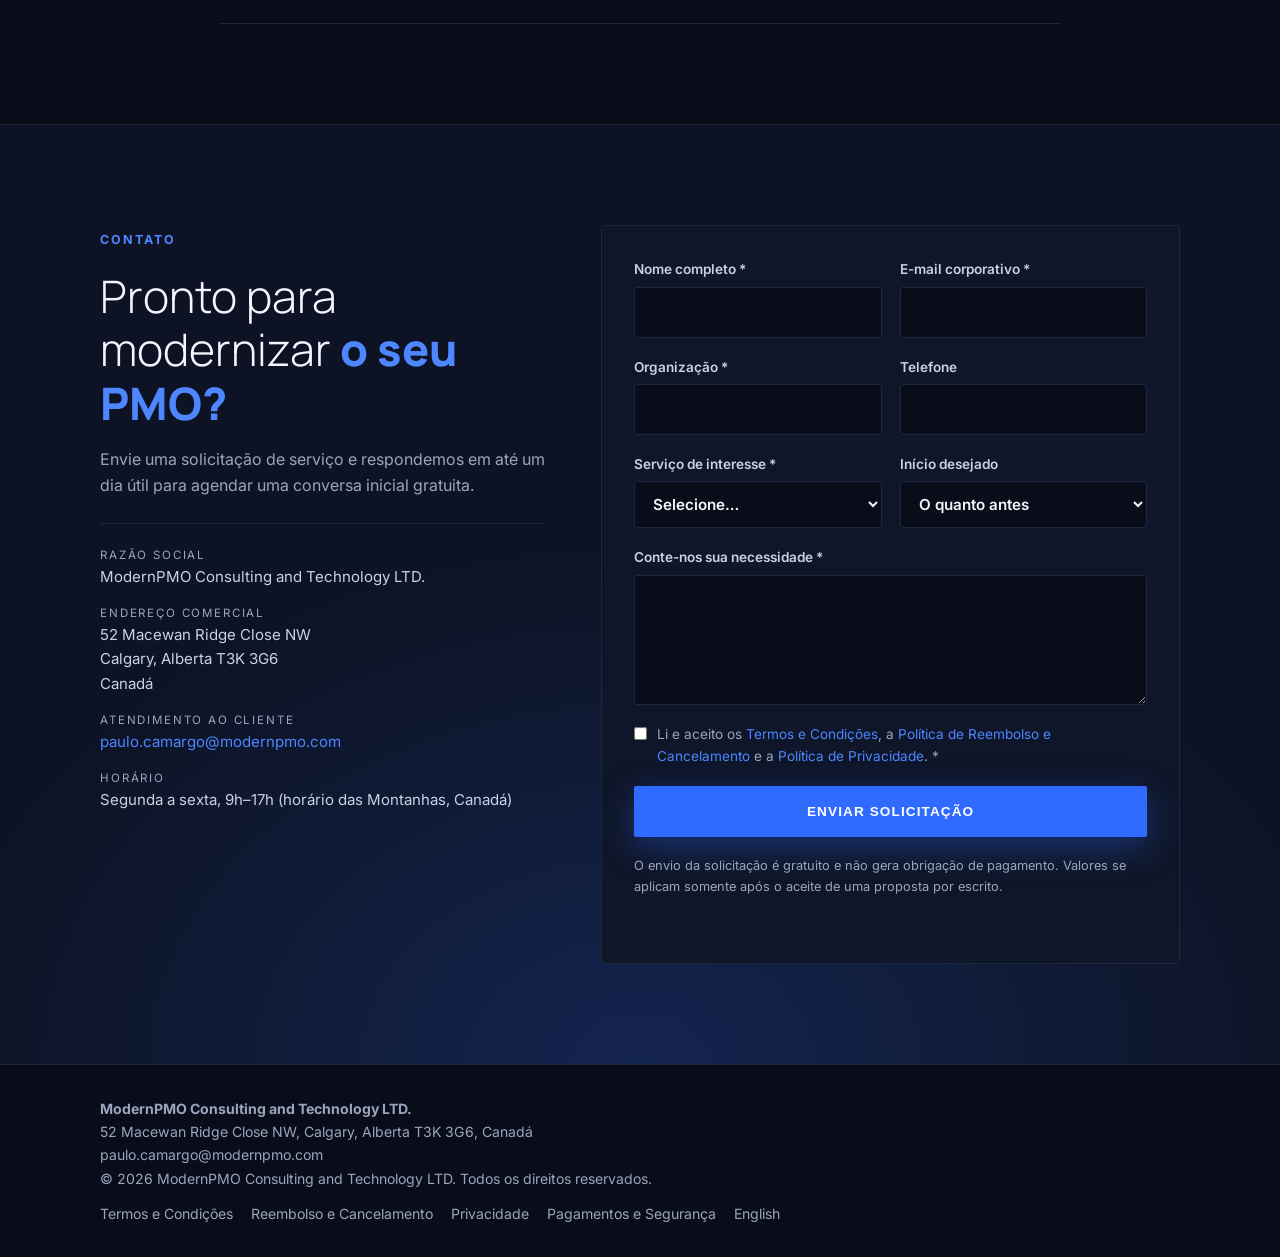
<file: pt/index.html>
<!DOCTYPE html>
<html lang="pt-BR">
<head>
  <meta charset="UTF-8">
  <meta name="viewport" content="width=device-width, initial-scale=1.0">
  <title>ModernPMO | Consultoria em PMO e Gestão de Portfólio</title>
  <meta name="description" content="A ModernPMO Consulting and Technology LTD. ajuda organizações a desenhar, implantar e escalar PMOs que entregam a estratégia: gestão de portfólio, governança, ferramentas de PPM e relatórios em Power BI. Sediada em Calgary, Alberta, Canadá.">
  <link rel="canonical" href="https://modernpmo.ca/pt/">
  <link rel="alternate" hreflang="en" href="https://modernpmo.ca/">
  <link rel="alternate" hreflang="pt" href="https://modernpmo.ca/pt/">
  <meta property="og:title" content="ModernPMO | Consultoria em PMO e Gestão de Portfólio">
  <meta property="og:description" content="Desenhe, implante e escale um PMO que entrega a estratégia.">
  <meta property="og:url" content="https://modernpmo.ca/pt/">
  <meta property="og:type" content="website">
  <link rel="icon" href="/assets/favicon.svg" type="image/svg+xml">
  <link rel="preconnect" href="https://fonts.googleapis.com">
  <link rel="preconnect" href="https://fonts.gstatic.com" crossorigin>
  <link href="https://fonts.googleapis.com/css2?family=Inter:wght@400;500;600;700&family=JetBrains+Mono:wght@500;600&family=Manrope:wght@300;600;700;800&display=swap" rel="stylesheet">
  <link rel="stylesheet" href="/assets/styles.css">
</head>
<body>
  <header class="site-header">
    <nav class="container nav">
      <a href="/pt/" class="logo"><span class="logo-mark">M</span><span>Modern<span class="dot">PMO</span></span></a>
      <button class="menu-toggle" aria-label="Abrir menu" aria-expanded="false">☰</button>
      <ul class="nav-links">
        <li><a href="#diagnostico-gratuito">Diagnóstico gratuito</a></li>
        <li><a href="#treinamentos">Treinamentos</a></li>
        <li><a href="#servicos">Serviços</a></li>
        <li><a href="#formatos">Formatos</a></li>
        <li><a href="#como-funciona">Como funciona</a></li>
        <li><a href="#faq">FAQ</a></li>
        <li><a href="#contato">Contato</a></li>
        <li><a href="/" class="lang-switch" hreflang="en" lang="en">EN</a></li>
      </ul>
    </nav>
  </header>

  <main>
    <section class="hero gridlines">
      <div class="container hero-grid">
        <div>
          <span class="eyebrow">Consultoria em PMO e Portfólio</span>
          <h1>Não entregamos frameworks prontos. <strong>Construímos o PMO da sua organização.</strong></h1>
        </div>
        <div class="hero-side">
          <p class="lead">Cada projeto envolve pesquisa, contexto e adaptação para que estratégia, governança e execução conversem com a realidade da empresa.</p>
          <p>Desenhamos, implantamos e escalamos PMOs que conectam estratégia e execução, com governança clara, as ferramentas certas e relatórios que a liderança usa.</p>
          <div class="hero-actions">
            <a href="#contato" class="btn btn-primary">Solicitar proposta</a>
            <a href="#servicos" class="btn btn-ghost">Nossos serviços</a>
            <a href="https://assessment.modernpmo.ca/" class="btn btn-ghost">Diagnóstico gratuito</a>
          </div>
        </div>
      </div>
    </section>

    <section id="diagnostico-gratuito">
      <div class="container">
        <div class="section-head">
          <span class="eyebrow">Diagnóstico gratuito</span>
          <h2>Qual a maturidade do seu PMO? <strong>Descubra em 10 minutos.</strong></h2>
          <p>Nosso diagnóstico guiado por IA conversa com você sobre portfólio, governança, ferramentas, time e objetivos, e entrega um relatório com oportunidades de melhoria priorizadas por esforço e impacto. Gratuito e sem compromisso.</p>
        </div>
        <div class="panel">
          <div class="panel-head">
            <h3>Diagnóstico ModernPMO</h3>
            <span class="tag">Gratuito · ~10 min · PT / EN</span>
          </div>
          <div class="panel-steps">
            <div><span class="n">01</span><h4>Informe o site</h4><p>Opcional. Lemos as informações públicas para não perguntar o óbvio.</p></div>
            <div><span class="n">02</span><h4>Entrevista curta</h4><p>Uma pergunta por vez sobre como seus projetos e seu portfólio funcionam de verdade.</p></div>
            <div><span class="n">03</span><h4>Relatório priorizado</h4><p>Matriz esforço × impacto com quick wins e o primeiro passo a dar.</p></div>
            <div><span class="n">04</span><h4>Converse com a gente</h4><p>Se quiser, revise os resultados conosco numa conversa inicial gratuita.</p></div>
          </div>
          <div class="panel-foot">
            <p>Veja onde seu PMO está hoje e <strong>o que atacar primeiro.</strong></p>
            <a href="https://assessment.modernpmo.ca/" class="btn btn-primary">Fazer o diagnóstico gratuito</a>
          </div>
        </div>
      </div>
    </section>

    <section id="treinamentos" class="alt">
      <div class="container">
        <div class="section-head">
          <span class="eyebrow">Treinamentos</span>
          <h2>Treinamentos que tornam as equipes <strong>mais produtivas</strong></h2>
          <p>Cursos práticos para profissionais, equipes de projeto e lideranças. Ao vivo online ou in-company, adaptados às suas ferramentas, processos e nível de experiência.</p>
        </div>
        <div class="grid grid-3">
          <div class="card">
            <div class="icon">◧</div>
            <h3>Gerenciamento de Projetos</h3>
            <p>Do básico ao avançado: planejamento, cronograma, riscos, stakeholders e relatórios, com abordagens preditivas, ágeis e híbridas.</p>
            <ul><li>Fundamentos de gerenciamento de projetos</li><li>Ágil, Scrum e entrega híbrida</li><li>PMO e gestão de portfólio para líderes</li></ul>
          </div>
          <div class="card">
            <div class="icon">▣</div>
            <h3>Produtividade com Microsoft 365</h3>
            <p>Trabalhe melhor com as ferramentas Microsoft que sua organização já possui.</p>
            <ul><li>Teams, SharePoint, OneDrive e Outlook</li><li>Excel, Planner, Loop e OneNote</li><li>Automação com Power Automate</li></ul>
          </div>
          <div class="card">
            <div class="icon">▤</div>
            <h3>Ferramentas Microsoft para Projetos</h3>
            <p>Planeje, acompanhe e reporte projetos com as ferramentas de projetos e dados da Microsoft.</p>
            <ul><li>Microsoft Project e Planner</li><li>Power BI para relatórios de projetos e portfólio</li><li>Templates e dashboards que ficam com você</li></ul>
          </div>
          <div class="card">
            <div class="icon">✧</div>
            <h3>Ferramentas de IA para Profissionais</h3>
            <p>Use assistentes de IA com segurança e eficácia no dia a dia, da escrita à análise.</p>
            <ul><li>Microsoft 365 Copilot e assistentes de IA</li><li>Como escrever bons prompts</li><li>Uso responsável e seguro da IA</li></ul>
          </div>
          <div class="card">
            <div class="icon">⌘</div>
            <h3>Desenvolvimento Assistido por IA</h3>
            <p>Crie automações, scripts e relatórios mais rápido com ferramentas de IA para código.</p>
            <ul><li>VS Code com Claude (Claude Code)</li><li>Automação de relatórios e tarefas com dados</li><li>Da ideia à ferramenta funcionando, passo a passo</li></ul>
          </div>
          <div class="card">
            <div class="icon">◈</div>
            <h3>IA para Gerentes de Projeto</h3>
            <p>Aplique IA ao trabalho real de GPs e PMOs.</p>
            <ul><li>Relatórios de status, atas e resumos</li><li>Apoio à análise de riscos e planejamento</li><li>Governança de IA para PMOs</li></ul>
          </div>
        </div>
        <p class="training-note">Formatos: cursos de meio período, dia inteiro ou vários dias · ao vivo online ou in-company · turmas abertas ou fechadas para sua equipe · em português ou inglês. Outros temas sob consulta. <a href="#contato">Solicitar proposta de treinamento →</a></p>
      </div>
    </section>

    <section id="servicos">
      <div class="container">
        <div class="section-head">
          <span class="eyebrow">Serviços</span>
          <h2>Tudo o que você precisa para um <strong>PMO moderno</strong></h2>
          <p>Serviços profissionais de consultoria, prestados de forma remota ou presencial. Cada serviço tem escopo e entregáveis definidos, confirmados em uma proposta por escrito.</p>
        </div>
        <div class="grid grid-3">
          <div class="card">
            <div class="icon">◎</div>
            <h3>Diagnóstico de PMO</h3>
            <p>Avaliação independente do PMO e das práticas de portfólio e projetos, comparada a modelos de maturidade reconhecidos.</p>
            <ul><li>Entrevistas e pesquisas com stakeholders</li><li>Relatório de maturidade</li><li>Roadmap de melhorias priorizado</li></ul>
          </div>
          <div class="card">
            <div class="icon">▲</div>
            <h3>Implantação de PMO</h3>
            <p>Desenho e estruturação de um novo PMO do zero, do tamanho certo para a necessidade e maturidade da organização.</p>
            <ul><li>Charter, mandato e catálogo de serviços do PMO</li><li>Processos, templates e papéis</li><li>Implantação em fases e plano de adoção</li></ul>
          </div>
          <div class="card">
            <div class="icon">↻</div>
            <h3>Melhoria de PMO</h3>
            <p>Revitalize um PMO existente: menos burocracia, mais maturidade e valor comprovado.</p>
            <ul><li>Análise de gaps em relação ao estado desejado</li><li>Processos e governança simplificados</li><li>Métricas de valor e desempenho do PMO</li></ul>
          </div>
          <div class="card">
            <div class="icon">◆</div>
            <h3>Consultoria e PMO Interino</h3>
            <p>Aconselhamento sênior para líderes de PMO e executivos, ou liderança interina do PMO enquanto você forma sua equipe.</p>
            <ul><li>Advisory contínuo (mensal)</li><li>Líder de PMO interino</li><li>Revisões de portfólio e programas</li></ul>
          </div>
          <div class="card">
            <div class="icon">⚙</div>
            <h3>Implantação de PMIS</h3>
            <p>Seleção, configuração e adoção do seu Sistema de Informações de Gerenciamento de Projetos (PMIS / plataforma de PPM).</p>
            <ul><li>Requisitos e apoio na seleção do fornecedor</li><li>Configuração, integrações e migração de dados</li><li>Guias de uso, treinamento e suporte ao go-live</li></ul>
          </div>
          <div class="card">
            <div class="icon">▦</div>
            <h3>Gestão de Portfólio</h3>
            <p>Entrada de demandas, priorização e planejamento de capacidade para investir no trabalho certo e parar o que não gera valor.</p>
            <ul><li>Processo de entrada de demandas</li><li>Modelo de priorização e pontuação</li><li>Planejamento de capacidade e recursos</li></ul>
          </div>
          <div class="card">
            <div class="icon">⛨</div>
            <h3>Governança e Metodologia</h3>
            <p>Stage gates enxutos, alçadas de decisão e frameworks híbridos (preditivo + ágil) que as equipes conseguem seguir.</p>
            <ul><li>Processo de stage gates e aprovações</li><li>Papéis e alçadas de decisão (RACI)</li><li>Playbook metodológico e templates</li></ul>
          </div>
          <div class="card">
            <div class="icon">▤</div>
            <h3>Relatórios e Power BI</h3>
            <p>Dashboards executivos e KPIs de portfólio no Power BI, com uma fonte única para status, custos e benefícios.</p>
            <ul><li>Definição de KPIs</li><li>Modelo de dados e dashboards no Power BI</li><li>Repasse e documentação</li></ul>
          </div>
          <div class="card">
            <div class="icon">✦</div>
            <h3>Mentoria e Coaching</h3>
            <p>Mentoria para líderes de PMO e gerentes de projeto, para ganhar confiança e consolidar as novas práticas.</p>
            <ul><li>Mentoria individual para líderes de PMO e GPs</li><li>Sessões de coaching em grupo</li><li>Guias práticos e templates</li></ul>
          </div>
        </div>
      </div>
    </section>

    <section id="formatos" class="alt gridlines">
      <div class="container">
        <span class="eyebrow">Formatos e customização in-company</span>
        <div class="formats-head">
          <h2>Uma experiência adaptada ao seu contexto</h2>
          <p>Para organizações no Canadá, no Brasil e em outros países, de forma remota ou presencial.</p>
        </div>
        <div class="formats">
          <div class="format">
            <span class="dur">½–3 dias</span>
            <h3>Treinamentos e workshops</h3>
            <p>Cursos e workshops executivos, ao vivo online ou in-company.</p>
          </div>
          <div class="format">
            <span class="dur">2–3 sem</span>
            <h3>Diagnóstico de PMO</h3>
            <p>Avaliação de maturidade com resultados e roadmap priorizado.</p>
          </div>
          <div class="format">
            <span class="dur">6–12 sem</span>
            <h3>Implantação e melhoria de PMO</h3>
            <p>Desenho, estruturação ou melhoria de processos, governança e relatórios.</p>
          </div>
          <div class="format">
            <span class="dur">4–12 sem</span>
            <h3>Implantação de PMIS</h3>
            <p>Seleção, configuração e implantação do PMIS / plataforma de PPM e dashboards.</p>
          </div>
          <div class="format">
            <span class="dur">Mensal</span>
            <h3>Consultoria e mentoria</h3>
            <p>Advisory contínuo, liderança interina do PMO e mentoria.</p>
          </div>
        </div>

        <div class="panel">
          <div class="panel-head">
            <h3>Customização in-company</h3>
            <span class="tag">Antes da proposta</span>
          </div>
          <div class="panel-steps">
            <div><span class="n">01</span><h4>Conversa inicial</h4><p>30 minutos gratuitos para entender seus objetivos.</p></div>
            <div><span class="n">02</span><h4>Escuta de stakeholders</h4><p>Conversas rápidas com 3 a 5 líderes-chave.</p></div>
            <div><span class="n">03</span><h4>Situação atual</h4><p>Processos, ferramentas e relatórios usados hoje.</p></div>
            <div><span class="n">04</span><h4>Proposta sob medida</h4><p>Escopo, entregáveis, prazo e valor em CAD.</p></div>
          </div>
          <div class="panel-foot">
            <p>O trabalho não é um template. Ele é construído a partir do que a organização precisa <strong>entender, decidir e entregar.</strong></p>
            <a href="#contato" class="btn btn-primary">Encontrar o formato ideal</a>
          </div>
        </div>
      </div>
    </section>

    <section id="como-funciona">
      <div class="container">
        <div class="section-head">
          <span class="eyebrow">Preços e pagamento</span>
          <h2>Como funciona <strong>um projeto</strong></h2>
          <p>Cada projeto é orçado individualmente de acordo com o escopo. Você recebe uma cotação por escrito, de preço fixo ou por tempo e materiais, antes de qualquer compromisso. Todos os valores são em dólares canadenses (CAD, $).</p>
        </div>
        <div class="grid grid-4">
          <div class="step">
            <span class="num">01 · SOLICITAÇÃO</span>
            <h3>Envie um pedido</h3>
            <p>Use o formulário de solicitação abaixo. Sem custo e sem compromisso.</p>
          </div>
          <div class="step">
            <span class="num">02 · PROPOSTA</span>
            <h3>Receba a cotação</h3>
            <p>Proposta por escrito com escopo, entregáveis, prazo e valor total em dólares canadenses (CAD $).</p>
          </div>
          <div class="step">
            <span class="num">03 · ACEITE</span>
            <h3>Aceite os termos</h3>
            <p>Você aceita a proposta, os <a href="/pt/termos.html">Termos e Condições</a> e a <a href="/pt/reembolso.html">Política de Reembolso e Cancelamento</a>.</p>
          </div>
          <div class="step">
            <span class="num">04 · PAGAMENTO</span>
            <h3>Pague com segurança</h3>
            <p>Pague a fatura com cartão de crédito/débito pelo checkout seguro da Wise, ou por transferência bancária. Nunca vemos nem armazenamos os dados do seu cartão.</p>
          </div>
        </div>
        <div class="pay-strip">
          <div class="card-marks" aria-label="Cartões aceitos: Visa, Mastercard">
            <svg viewBox="0 0 64 40" role="img" aria-label="Visa"><rect width="64" height="40" rx="5" fill="#fff"/><text x="32" y="27" text-anchor="middle" font-family="Arial, Helvetica, sans-serif" font-size="17" font-weight="900" font-style="italic" fill="#1A1F71">VISA</text></svg>
            <svg viewBox="0 0 64 40" role="img" aria-label="Mastercard"><rect width="64" height="40" rx="5" fill="#fff"/><circle cx="26" cy="20" r="11" fill="#EB001B"/><circle cx="38" cy="20" r="11" fill="#F79E1B"/><path d="M32 10.8a11 11 0 0 1 0 18.4a11 11 0 0 1 0-18.4z" fill="#FF5F00"/></svg>
          </div>
          <p>Aceitamos Visa e Mastercard. As transações são em <strong>dólares canadenses (CAD, $)</strong>. A ModernPMO é uma empresa <strong>sediada no Canadá</strong> (Calgary, Alberta). <a href="/pt/pagamentos.html">Pagamentos, entrega e segurança →</a></p>
        </div>
      </div>
    </section>

    <section id="sobre" class="alt">
      <div class="container about-wrap">
        <div>
          <span class="eyebrow">Sobre</span>
          <h2>Experiência em PMO, <strong>ferramentas modernas</strong></h2>
          <p>A ModernPMO Consulting and Technology LTD. é uma consultoria sediada em Calgary que ajuda organizações a obter valor real da gestão de projetos e portfólio.</p>
          <p>Unimos experiência prática na liderança de PMOs com plataformas modernas de PPM e relatórios orientados a dados, para que o PMO seja um parceiro estratégico, e não apenas uma área de relatórios.</p>
        </div>
        <ul class="checklist">
          <li>Alinhamento entre estratégia e execução</li>
          <li>Frameworks híbridos (preditivo + ágil)</li>
          <li>Implantação e adoção de plataformas de PPM</li>
          <li>Dashboards e KPIs de portfólio no Power BI</li>
          <li>Atendimento em português e inglês</li>
        </ul>
      </div>
    </section>

    <section id="faq">
      <div class="container">
        <div class="section-head center">
          <span class="eyebrow">FAQ</span>
          <h2>Perguntas frequentes</h2>
        </div>
        <div class="faq">
          <details>
            <summary>1. Quanto custa um projeto?</summary>
            <p>Cada projeto é orçado individualmente conforme escopo, duração e formato. Após uma conversa inicial gratuita, você recebe uma proposta por escrito com o valor total em dólares canadenses (CAD $). Nada é cobrado antes do seu aceite.</p>
          </details>
          <details>
            <summary>2. Como faço o pagamento?</summary>
            <p>Após o aceite da proposta enviamos uma fatura. Você pode pagar com Visa ou Mastercard pelo checkout seguro da Wise, ou por transferência bancária. Veja <a href="/pt/pagamentos.html">Pagamentos, entrega e segurança</a>.</p>
          </details>
          <details>
            <summary>3. Posso cancelar ou remarcar?</summary>
            <p>Sim. As regras de cancelamento e reembolso dependem da antecedência do cancelamento e do trabalho já entregue. Leia a <a href="/pt/reembolso.html">Política de Reembolso e Cancelamento</a> antes de aceitar uma proposta.</p>
          </details>
          <details>
            <summary>4. Ainda não temos um PMO. Por onde começar?</summary>
            <p>A maioria dos clientes começa pelo diagnóstico de PMO ou por um workshop executivo. Eles trazem uma visão clara e um roadmap do tamanho certo, e o PMO pode começar pequeno e crescer com a organização. Para uma primeira leitura rápida, faça nosso <a href="https://assessment.modernpmo.ca/">diagnóstico de PMO online e gratuito</a>.</p>
          </details>
          <details>
            <summary>5. Vocês trabalham com uma ferramenta de PPM específica?</summary>
            <p>Somos independentes de ferramenta. Ajudamos a escolher e configurar a plataforma mais adequada ao seu processo e a conectamos ao Power BI para os relatórios executivos.</p>
          </details>
          <details>
            <summary>6. Como os serviços são entregues?</summary>
            <p>Os serviços são prestados de forma remota (videoconferência) ou presencial, conforme a proposta. Documentos e dashboards são entregues eletronicamente. Nenhum produto físico é enviado.</p>
          </details>
        </div>
      </div>
    </section>

    <section id="contato" class="cta">
      <div class="container contact-grid">
        <div>
          <span class="eyebrow">Contato</span>
          <h2>Pronto para modernizar <strong>o seu PMO?</strong></h2>
          <p>Envie uma solicitação de serviço e respondemos em até um dia útil para agendar uma conversa inicial gratuita.</p>
          <address class="biz">
            <div><span class="lbl">Razão social</span>ModernPMO Consulting and Technology LTD.</div>
            <div><span class="lbl">Endereço comercial</span>52 Macewan Ridge Close NW<br>Calgary, Alberta T3K 3G6<br>Canadá</div>
            <div><span class="lbl">Atendimento ao cliente</span><a href="mailto:paulo.camargo@modernpmo.com">paulo.camargo@modernpmo.com</a></div>
            <div><span class="lbl">Horário</span>Segunda a sexta, 9h–17h (horário das Montanhas, Canadá)</div>
          </address>
        </div>

        <form class="form" action="https://formsubmit.co/paulo.camargo@modernpmo.com" method="POST">
          <input type="hidden" name="_subject" value="Nova solicitação de serviço – modernpmo.ca (PT)">
          <input type="hidden" name="_next" value="https://modernpmo.ca/pt/obrigado.html">
          <input type="hidden" name="_template" value="table">
          <input type="text" name="_honey" class="hp" tabindex="-1" autocomplete="off" aria-hidden="true">
          <div class="row">
            <label>Nome completo *<input type="text" name="nome" required autocomplete="name"></label>
            <label>E-mail corporativo *<input type="email" name="email" required autocomplete="email"></label>
          </div>
          <div class="row">
            <label>Organização *<input type="text" name="organizacao" required autocomplete="organization"></label>
            <label>Telefone<input type="tel" name="telefone" autocomplete="tel"></label>
          </div>
          <div class="row">
            <label>Serviço de interesse *
              <select name="servico" required>
                <option value="">Selecione…</option>
                <option>Treinamento – Gerenciamento de Projetos</option>
                <option>Treinamento – Produtividade com Microsoft 365</option>
                <option>Treinamento – Ferramentas Microsoft para projetos</option>
                <option>Treinamento – Ferramentas de IA (VS Code com Claude, Copilot etc.)</option>
                <option>Treinamento – IA para gerentes de projeto</option>
                <option>Treinamento – outro tema</option>
                <option>Diagnóstico de PMO</option>
                <option>Implantação de PMO</option>
                <option>Melhoria de PMO</option>
                <option>Consultoria / PMO interino</option>
                <option>Implantação de PMIS</option>
                <option>Gestão de portfólio</option>
                <option>Governança e metodologia</option>
                <option>Relatórios e Power BI</option>
                <option>Mentoria e coaching</option>
                <option>Ainda não sei</option>
              </select>
            </label>
            <label>Início desejado
              <select name="prazo">
                <option>O quanto antes</option>
                <option>Em 1–3 meses</option>
                <option>Em mais de 3 meses</option>
              </select>
            </label>
          </div>
          <label>Conte-nos sua necessidade *<textarea name="mensagem" required></textarea></label>
          <label class="consent"><input type="checkbox" name="aceite_termos" value="Sim" required>
            <span>Li e aceito os <a href="/pt/termos.html" target="_blank">Termos e Condições</a>, a <a href="/pt/reembolso.html" target="_blank">Política de Reembolso e Cancelamento</a> e a <a href="/pt/privacidade.html" target="_blank">Política de Privacidade</a>. *</span></label>
          <button type="submit" class="btn btn-primary">Enviar solicitação</button>
          <p class="note">O envio da solicitação é gratuito e não gera obrigação de pagamento. Valores se aplicam somente após o aceite de uma proposta por escrito.</p>
        </form>
      </div>
    </section>
  </main>

  <footer class="site-footer">
    <div class="container footer-inner">
      <div>
        <strong>ModernPMO Consulting and Technology LTD.</strong><br>
        52 Macewan Ridge Close NW, Calgary, Alberta T3K 3G6, Canadá<br>
        <a href="mailto:paulo.camargo@modernpmo.com">paulo.camargo@modernpmo.com</a><br>
        © <span id="year"></span> ModernPMO Consulting and Technology LTD. Todos os direitos reservados.
      </div>
      <nav class="footer-legal" aria-label="Jurídico">
        <a href="/pt/termos.html">Termos e Condições</a>
        <a href="/pt/reembolso.html">Reembolso e Cancelamento</a>
        <a href="/pt/privacidade.html">Privacidade</a>
        <a href="/pt/pagamentos.html">Pagamentos e Segurança</a>
        <a href="/" hreflang="en">English</a>
      </nav>
    </div>
  </footer>

  <script src="/assets/main.js"></script>
</body>
</html>
</file>
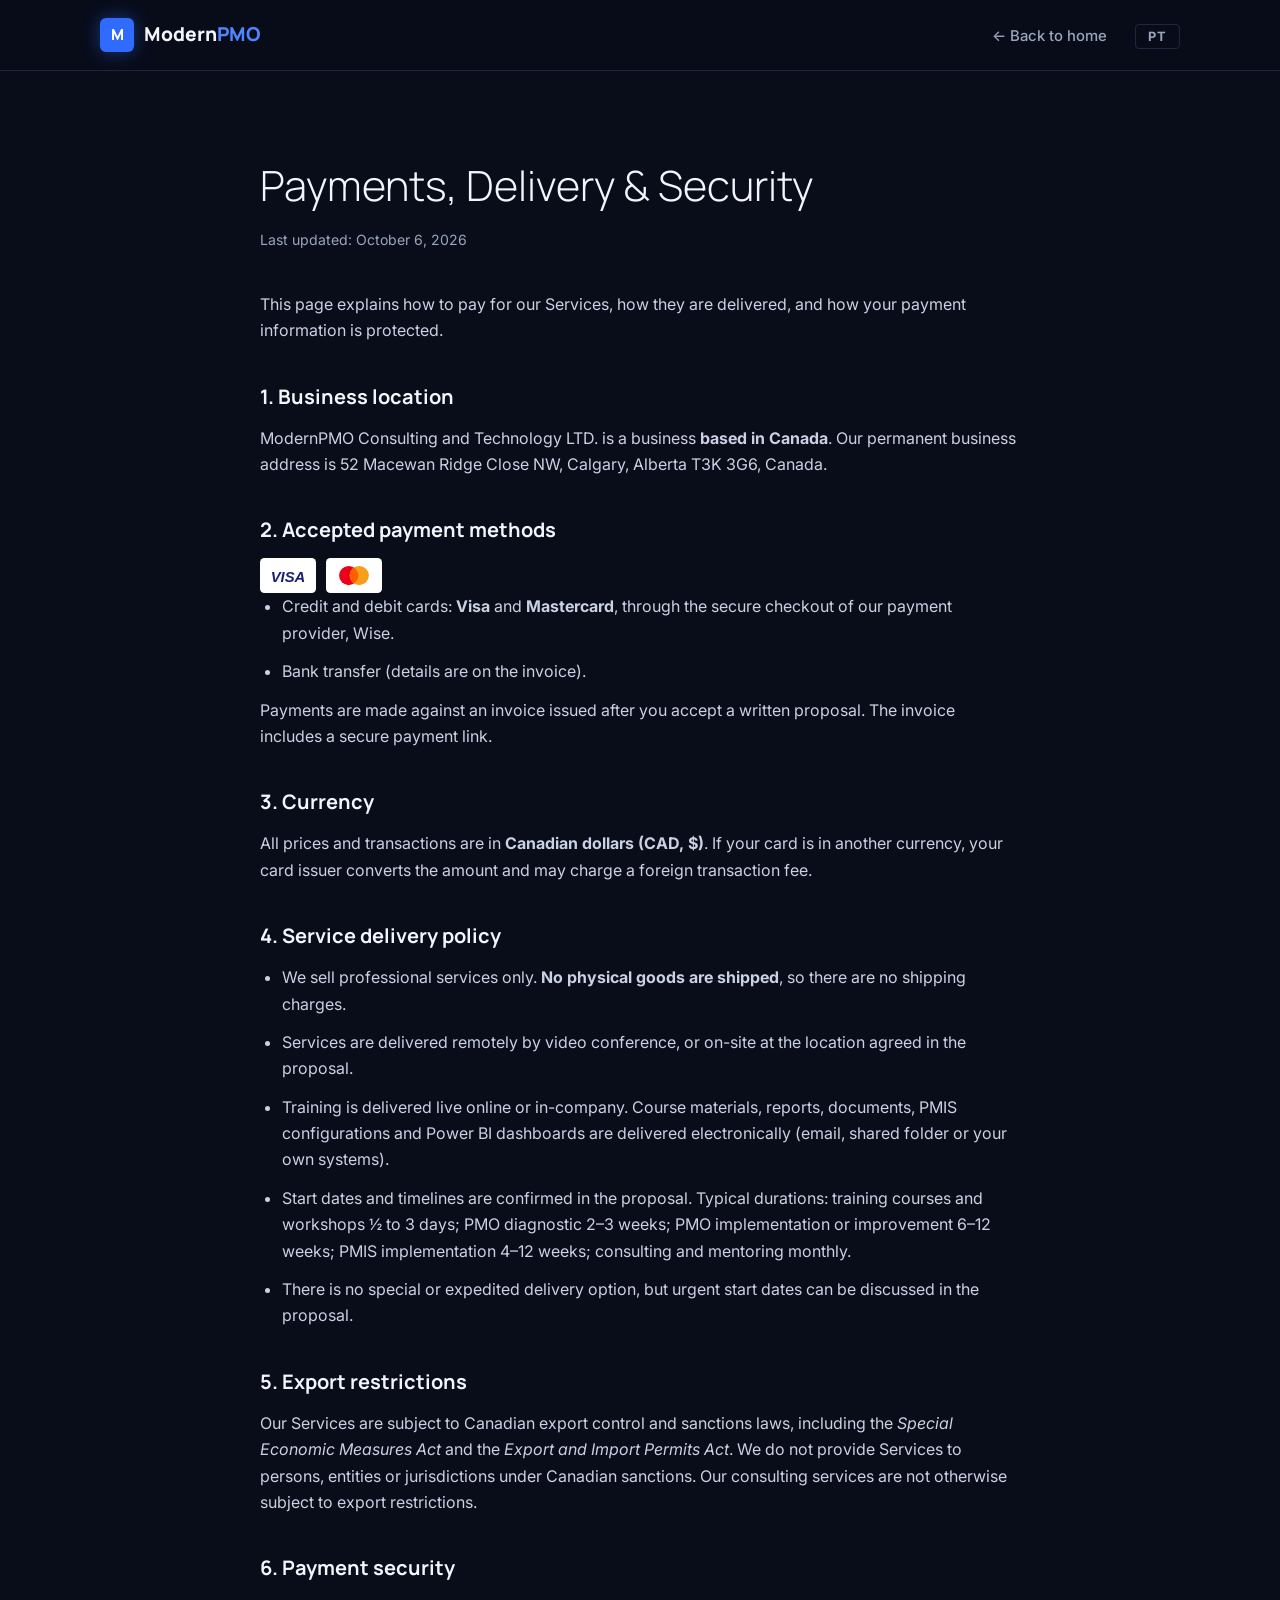
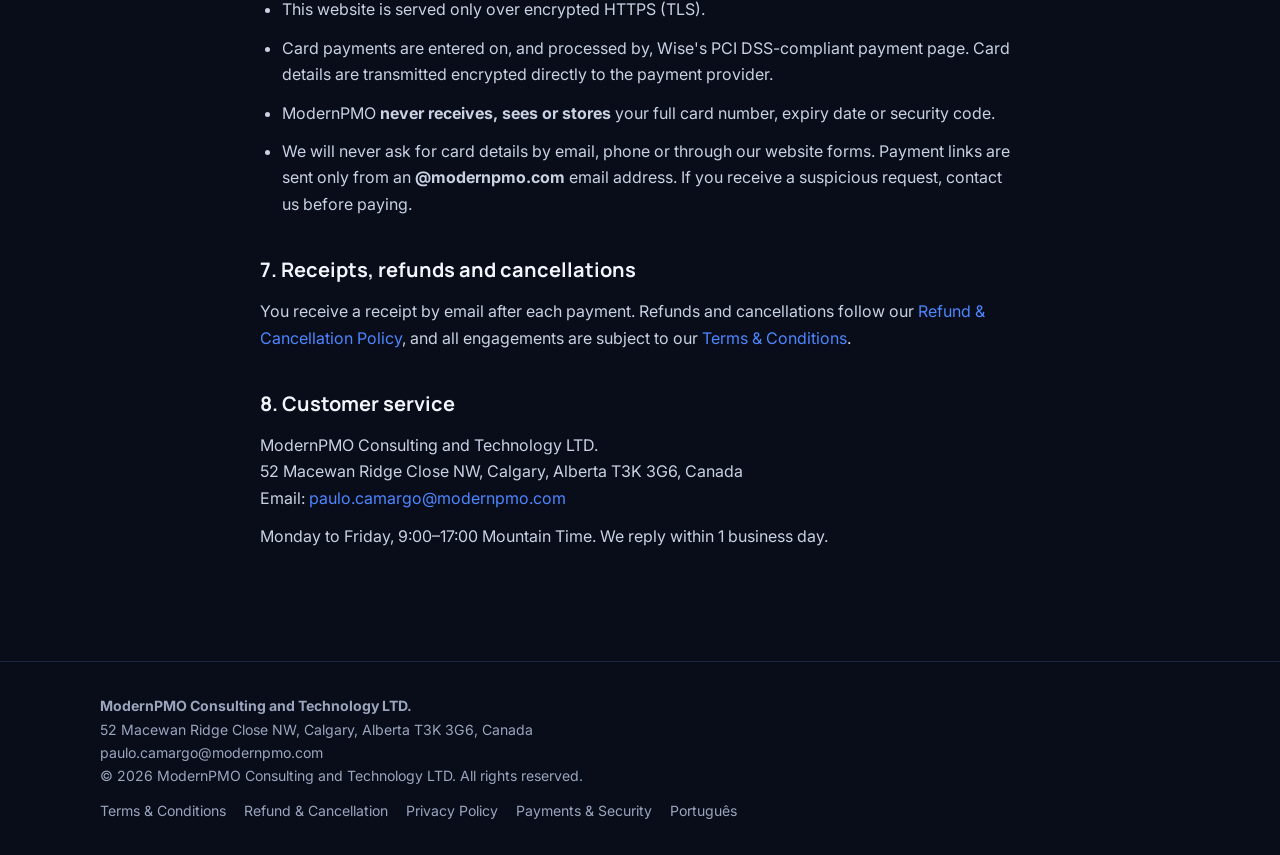
<file: payments.html>
<!DOCTYPE html>
<html lang="en">
<head>
  <meta charset="UTF-8">
  <meta name="viewport" content="width=device-width, initial-scale=1.0">
  <title>Payments, Delivery &amp; Security | ModernPMO</title>
  <link rel="icon" href="/assets/favicon.svg" type="image/svg+xml">
  <link rel="preconnect" href="https://fonts.googleapis.com">
  <link rel="preconnect" href="https://fonts.gstatic.com" crossorigin>
  <link href="https://fonts.googleapis.com/css2?family=Inter:wght@400;500;600;700&family=JetBrains+Mono:wght@500;600&family=Manrope:wght@300;600;700;800&display=swap" rel="stylesheet">
  <link rel="stylesheet" href="/assets/styles.css">
</head>
<body>
  <header class="site-header">
    <nav class="container nav">
      <a href="/" class="logo"><span class="logo-mark">M</span><span>Modern<span class="dot">PMO</span></span></a>
      <ul class="nav-links" style="display:flex;position:static;flex-direction:row;padding:0;border:0;background:none">
        <li><a href="/">← Back to home</a></li>
        <li><a href="/pt/pagamentos.html" class="lang-switch" hreflang="pt">PT</a></li>
      </ul>
    </nav>
  </header>
  <main class="container legal">
    <h1>Payments, Delivery &amp; Security</h1>
    <p class="updated">Last updated: October 6, 2026</p>

    <p>This page explains how to pay for our Services, how they are delivered, and how your payment information is protected.</p>

    <h2>1. Business location</h2>
    <p>ModernPMO Consulting and Technology LTD. is a business <strong>based in Canada</strong>. Our permanent business address is 52 Macewan Ridge Close NW, Calgary, Alberta T3K 3G6, Canada.</p>

    <h2>2. Accepted payment methods</h2>
    <div class="card-marks" aria-label="Visa, Mastercard"><svg viewBox="0 0 64 40" role="img" aria-label="Visa"><rect width="64" height="40" rx="5" fill="#fff"/><text x="32" y="27" text-anchor="middle" font-family="Arial, Helvetica, sans-serif" font-size="17" font-weight="900" font-style="italic" fill="#1A1F71">VISA</text></svg><svg viewBox="0 0 64 40" role="img" aria-label="Mastercard"><rect width="64" height="40" rx="5" fill="#fff"/><circle cx="26" cy="20" r="11" fill="#EB001B"/><circle cx="38" cy="20" r="11" fill="#F79E1B"/><path d="M32 10.8a11 11 0 0 1 0 18.4a11 11 0 0 1 0-18.4z" fill="#FF5F00"/></svg></div>
    <ul>
      <li>Credit and debit cards: <strong>Visa</strong> and <strong>Mastercard</strong>, through the secure checkout of our payment provider, Wise.</li>
      <li>Bank transfer (details are on the invoice).</li>
    </ul>
    <p>Payments are made against an invoice issued after you accept a written proposal. The invoice includes a secure payment link.</p>

    <h2>3. Currency</h2>
    <p>All prices and transactions are in <strong>Canadian dollars (CAD, $)</strong>. If your card is in another currency, your card issuer converts the amount and may charge a foreign transaction fee.</p>

    <h2>4. Service delivery policy</h2>
    <ul>
      <li>We sell professional services only. <strong>No physical goods are shipped</strong>, so there are no shipping charges.</li>
      <li>Services are delivered remotely by video conference, or on-site at the location agreed in the proposal.</li>
      <li>Training is delivered live online or in-company. Course materials, reports, documents, PMIS configurations and Power BI dashboards are delivered electronically (email, shared folder or your own systems).</li>
      <li>Start dates and timelines are confirmed in the proposal. Typical durations: training courses and workshops ½ to 3 days; PMO diagnostic 2–3 weeks; PMO implementation or improvement 6–12 weeks; PMIS implementation 4–12 weeks; consulting and mentoring monthly.</li>
      <li>There is no special or expedited delivery option, but urgent start dates can be discussed in the proposal.</li>
    </ul>

    <h2>5. Export restrictions</h2>
    <p>Our Services are subject to Canadian export control and sanctions laws, including the <em>Special Economic Measures Act</em> and the <em>Export and Import Permits Act</em>. We do not provide Services to persons, entities or jurisdictions under Canadian sanctions. Our consulting services are not otherwise subject to export restrictions.</p>

    <h2>6. Payment security</h2>
    <ul>
      <li>This website is served only over encrypted HTTPS (TLS).</li>
      <li>Card payments are entered on, and processed by, Wise's PCI DSS-compliant payment page. Card details are transmitted encrypted directly to the payment provider.</li>
      <li>ModernPMO <strong>never receives, sees or stores</strong> your full card number, expiry date or security code.</li>
      <li>We will never ask for card details by email, phone or through our website forms. Payment links are sent only from an <strong>@modernpmo.com</strong> email address. If you receive a suspicious request, contact us before paying.</li>
    </ul>

    <h2>7. Receipts, refunds and cancellations</h2>
    <p>You receive a receipt by email after each payment. Refunds and cancellations follow our <a href="/refund-policy.html">Refund &amp; Cancellation Policy</a>, and all engagements are subject to our <a href="/terms.html">Terms &amp; Conditions</a>.</p>

    <h2>8. Customer service</h2>
    <p>ModernPMO Consulting and Technology LTD.<br>52 Macewan Ridge Close NW, Calgary, Alberta T3K 3G6, Canada<br>Email: <a href="mailto:paulo.camargo@modernpmo.com">paulo.camargo@modernpmo.com</a></p>
    <p>Monday to Friday, 9:00–17:00 Mountain Time. We reply within 1 business day.</p>

  </main>
  <footer class="site-footer">
    <div class="container footer-inner">
      <div>
        <strong>ModernPMO Consulting and Technology LTD.</strong><br>
        52 Macewan Ridge Close NW, Calgary, Alberta T3K 3G6, Canada<br>
        <a href="mailto:paulo.camargo@modernpmo.com">paulo.camargo@modernpmo.com</a><br>
        © <span id="year"></span> ModernPMO Consulting and Technology LTD. All rights reserved.
      </div>
      <nav class="footer-legal">
        <a href="/terms.html">Terms &amp; Conditions</a>
        <a href="/refund-policy.html">Refund &amp; Cancellation</a>
        <a href="/privacy.html">Privacy Policy</a>
        <a href="/payments.html">Payments &amp; Security</a>
        <a href="/pt/">Português</a>
      </nav>
    </div>
  </footer>
  <script src="/assets/main.js"></script>
</body>
</html>
</file>
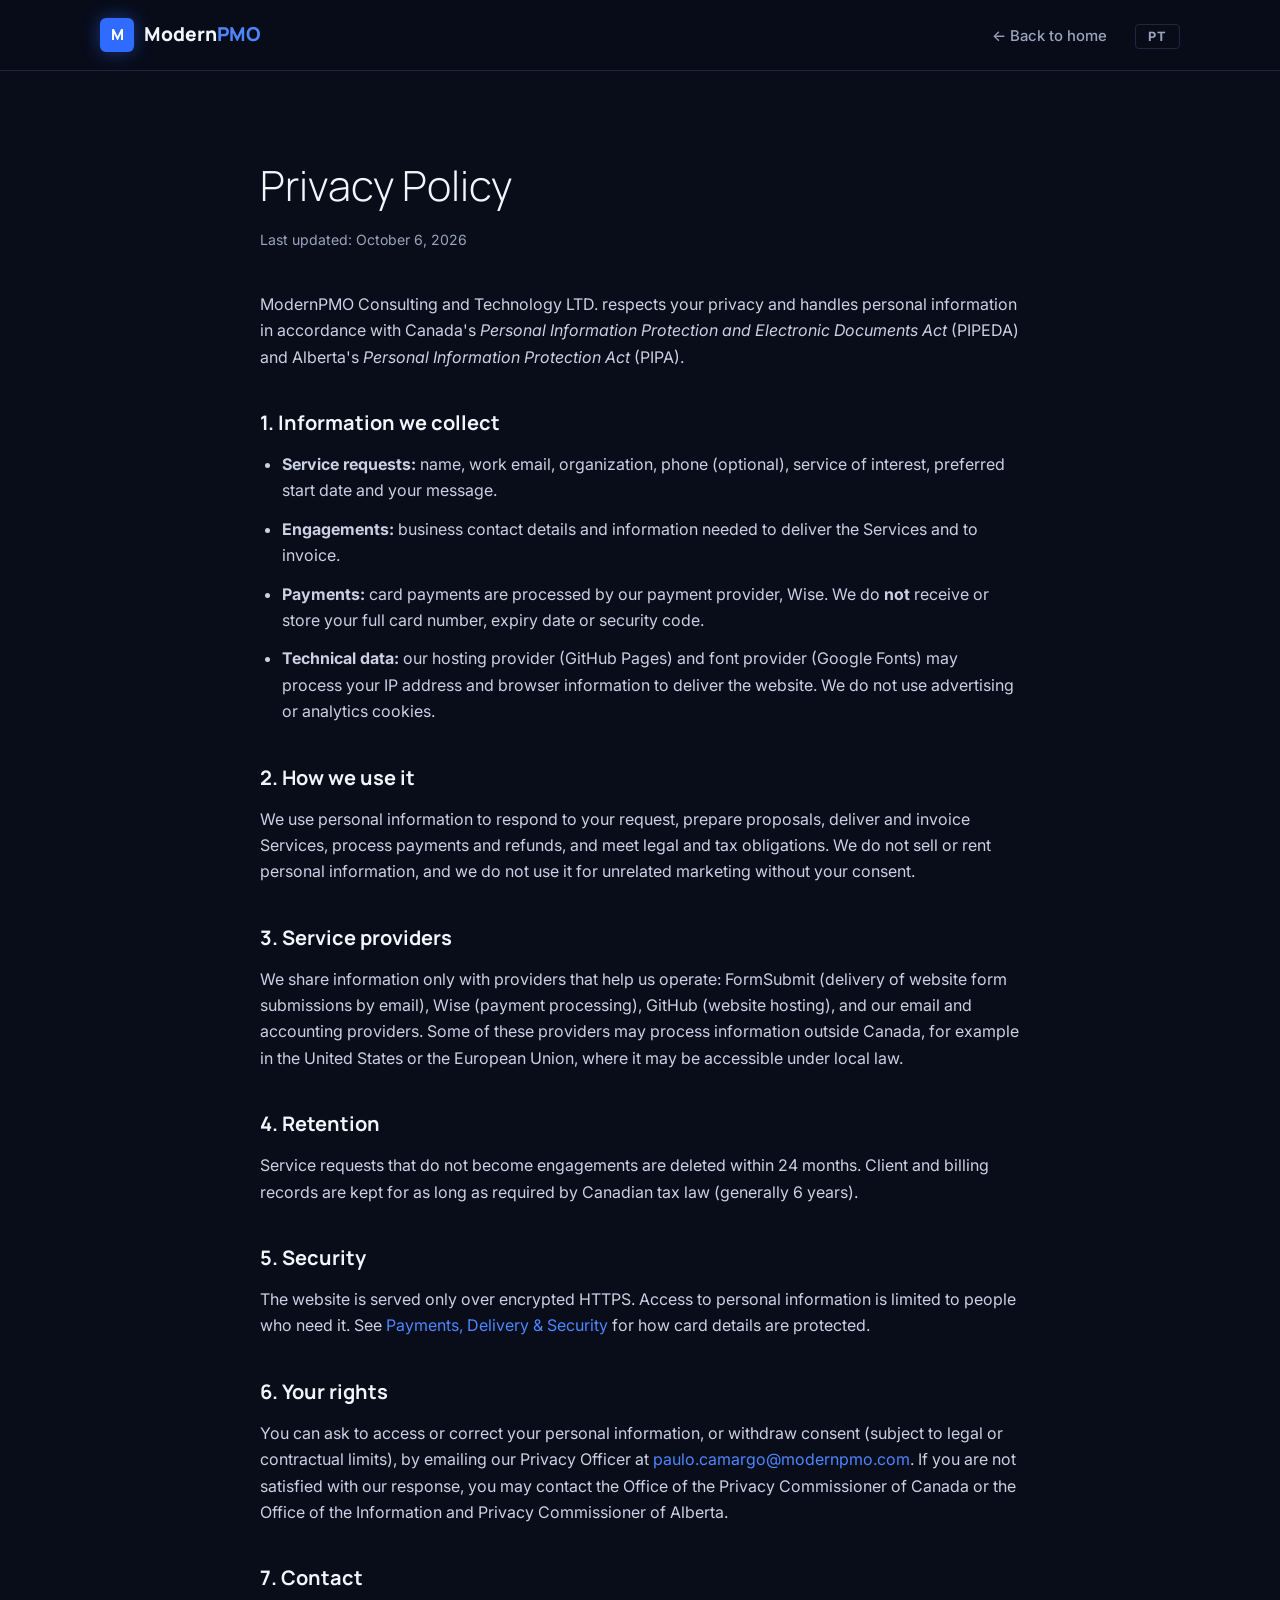
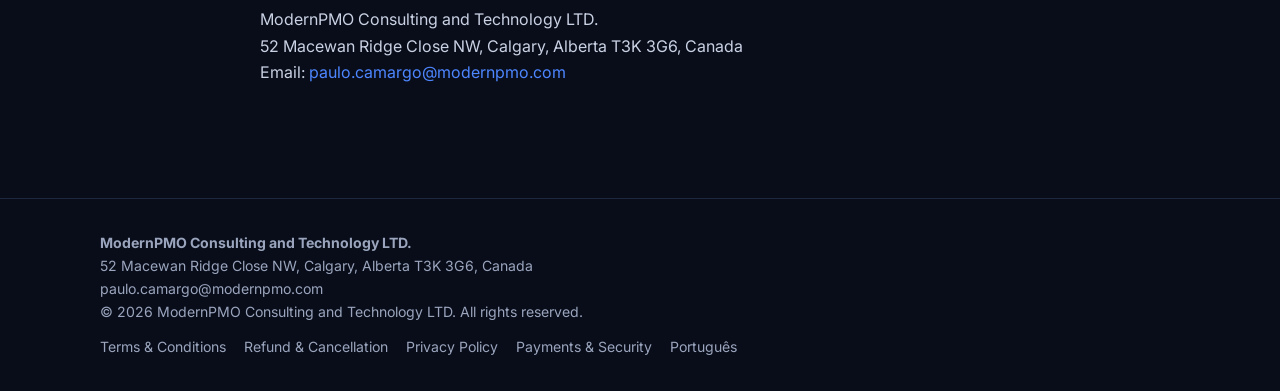
<file: privacy.html>
<!DOCTYPE html>
<html lang="en">
<head>
  <meta charset="UTF-8">
  <meta name="viewport" content="width=device-width, initial-scale=1.0">
  <title>Privacy Policy | ModernPMO</title>
  <link rel="icon" href="/assets/favicon.svg" type="image/svg+xml">
  <link rel="preconnect" href="https://fonts.googleapis.com">
  <link rel="preconnect" href="https://fonts.gstatic.com" crossorigin>
  <link href="https://fonts.googleapis.com/css2?family=Inter:wght@400;500;600;700&family=JetBrains+Mono:wght@500;600&family=Manrope:wght@300;600;700;800&display=swap" rel="stylesheet">
  <link rel="stylesheet" href="/assets/styles.css">
</head>
<body>
  <header class="site-header">
    <nav class="container nav">
      <a href="/" class="logo"><span class="logo-mark">M</span><span>Modern<span class="dot">PMO</span></span></a>
      <ul class="nav-links" style="display:flex;position:static;flex-direction:row;padding:0;border:0;background:none">
        <li><a href="/">← Back to home</a></li>
        <li><a href="/pt/privacidade.html" class="lang-switch" hreflang="pt">PT</a></li>
      </ul>
    </nav>
  </header>
  <main class="container legal">
    <h1>Privacy Policy</h1>
    <p class="updated">Last updated: October 6, 2026</p>

    <p>ModernPMO Consulting and Technology LTD. respects your privacy and handles personal information in accordance with Canada's <em>Personal Information Protection and Electronic Documents Act</em> (PIPEDA) and Alberta's <em>Personal Information Protection Act</em> (PIPA).</p>

    <h2>1. Information we collect</h2>
    <ul>
      <li><strong>Service requests:</strong> name, work email, organization, phone (optional), service of interest, preferred start date and your message.</li>
      <li><strong>Engagements:</strong> business contact details and information needed to deliver the Services and to invoice.</li>
      <li><strong>Payments:</strong> card payments are processed by our payment provider, Wise. We do <strong>not</strong> receive or store your full card number, expiry date or security code.</li>
      <li><strong>Technical data:</strong> our hosting provider (GitHub Pages) and font provider (Google Fonts) may process your IP address and browser information to deliver the website. We do not use advertising or analytics cookies.</li>
    </ul>

    <h2>2. How we use it</h2>
    <p>We use personal information to respond to your request, prepare proposals, deliver and invoice Services, process payments and refunds, and meet legal and tax obligations. We do not sell or rent personal information, and we do not use it for unrelated marketing without your consent.</p>

    <h2>3. Service providers</h2>
    <p>We share information only with providers that help us operate: FormSubmit (delivery of website form submissions by email), Wise (payment processing), GitHub (website hosting), and our email and accounting providers. Some of these providers may process information outside Canada, for example in the United States or the European Union, where it may be accessible under local law.</p>

    <h2>4. Retention</h2>
    <p>Service requests that do not become engagements are deleted within 24 months. Client and billing records are kept for as long as required by Canadian tax law (generally 6 years).</p>

    <h2>5. Security</h2>
    <p>The website is served only over encrypted HTTPS. Access to personal information is limited to people who need it. See <a href="/payments.html">Payments, Delivery &amp; Security</a> for how card details are protected.</p>

    <h2>6. Your rights</h2>
    <p>You can ask to access or correct your personal information, or withdraw consent (subject to legal or contractual limits), by emailing our Privacy Officer at <a href="mailto:paulo.camargo@modernpmo.com">paulo.camargo@modernpmo.com</a>. If you are not satisfied with our response, you may contact the Office of the Privacy Commissioner of Canada or the Office of the Information and Privacy Commissioner of Alberta.</p>

    <h2>7. Contact</h2>
    <p>ModernPMO Consulting and Technology LTD.<br>52 Macewan Ridge Close NW, Calgary, Alberta T3K 3G6, Canada<br>Email: <a href="mailto:paulo.camargo@modernpmo.com">paulo.camargo@modernpmo.com</a></p>

  </main>
  <footer class="site-footer">
    <div class="container footer-inner">
      <div>
        <strong>ModernPMO Consulting and Technology LTD.</strong><br>
        52 Macewan Ridge Close NW, Calgary, Alberta T3K 3G6, Canada<br>
        <a href="mailto:paulo.camargo@modernpmo.com">paulo.camargo@modernpmo.com</a><br>
        © <span id="year"></span> ModernPMO Consulting and Technology LTD. All rights reserved.
      </div>
      <nav class="footer-legal">
        <a href="/terms.html">Terms &amp; Conditions</a>
        <a href="/refund-policy.html">Refund &amp; Cancellation</a>
        <a href="/privacy.html">Privacy Policy</a>
        <a href="/payments.html">Payments &amp; Security</a>
        <a href="/pt/">Português</a>
      </nav>
    </div>
  </footer>
  <script src="/assets/main.js"></script>
</body>
</html>
</file>
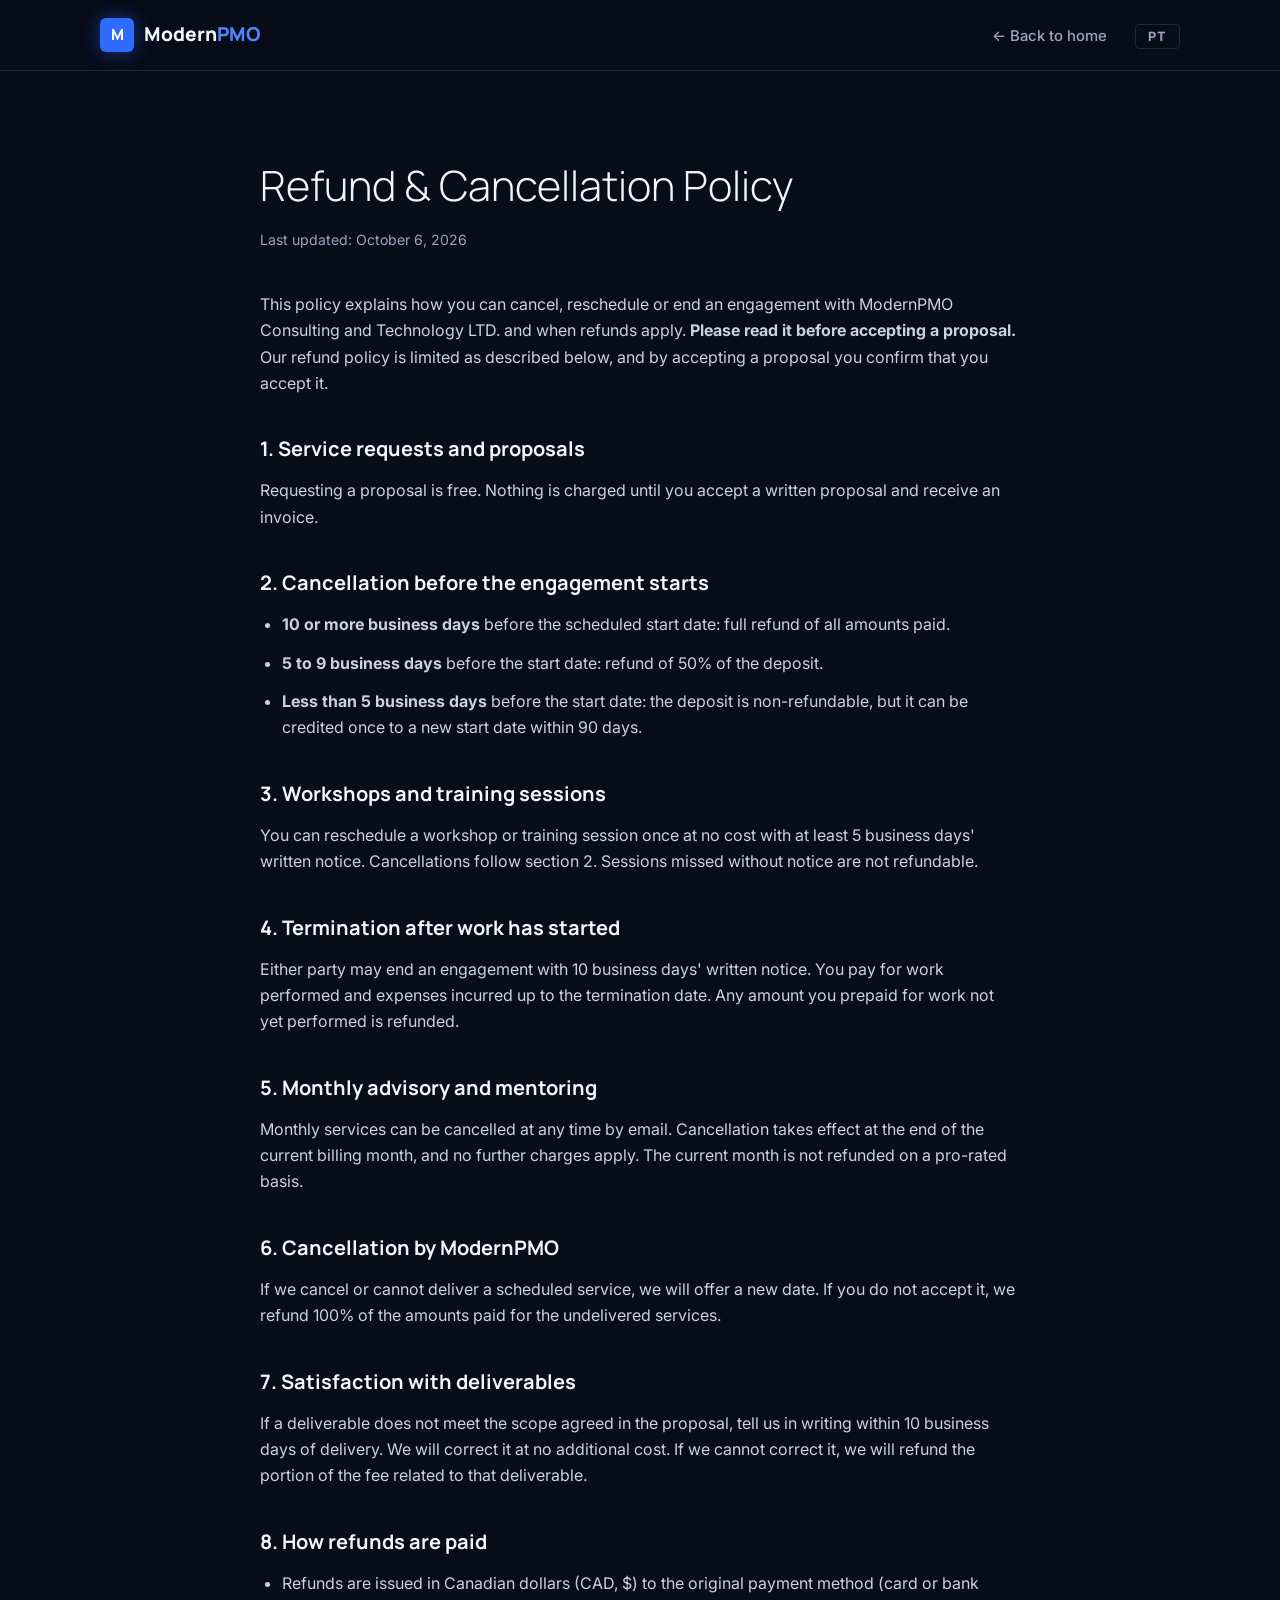
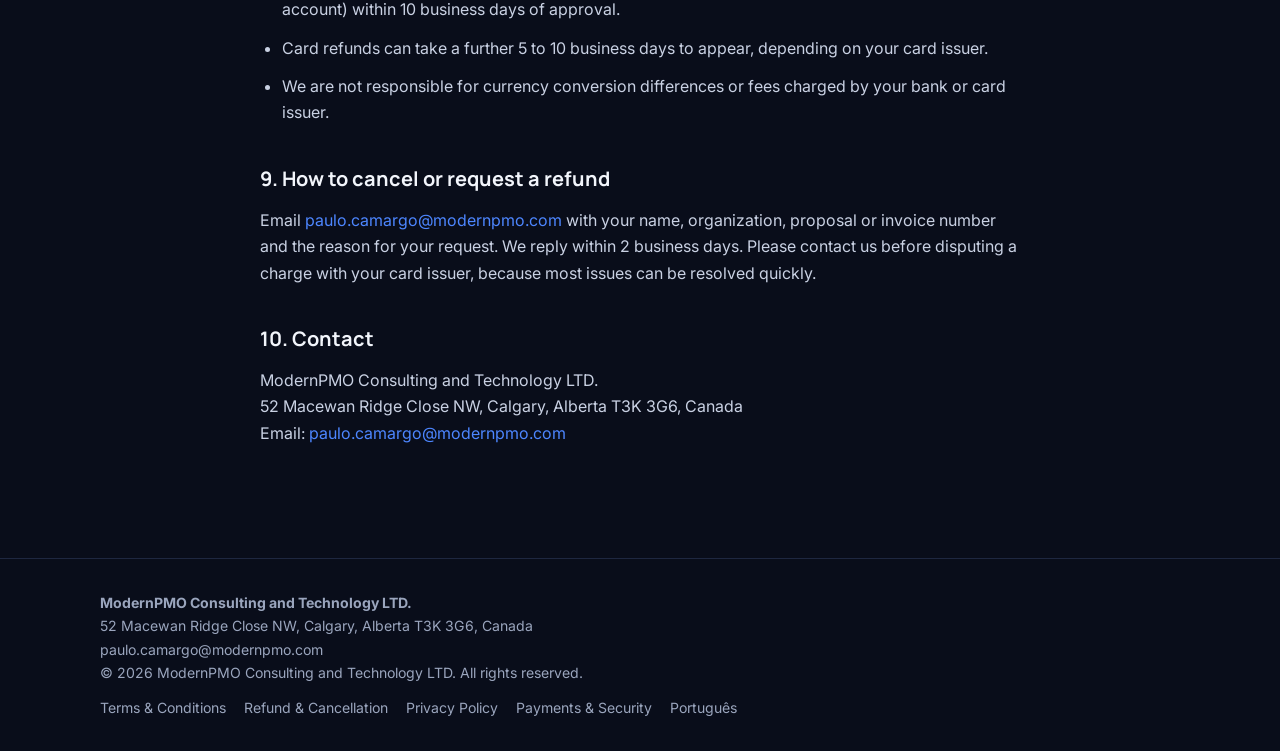
<file: refund-policy.html>
<!DOCTYPE html>
<html lang="en">
<head>
  <meta charset="UTF-8">
  <meta name="viewport" content="width=device-width, initial-scale=1.0">
  <title>Refund &amp; Cancellation Policy | ModernPMO</title>
  <link rel="icon" href="/assets/favicon.svg" type="image/svg+xml">
  <link rel="preconnect" href="https://fonts.googleapis.com">
  <link rel="preconnect" href="https://fonts.gstatic.com" crossorigin>
  <link href="https://fonts.googleapis.com/css2?family=Inter:wght@400;500;600;700&family=JetBrains+Mono:wght@500;600&family=Manrope:wght@300;600;700;800&display=swap" rel="stylesheet">
  <link rel="stylesheet" href="/assets/styles.css">
</head>
<body>
  <header class="site-header">
    <nav class="container nav">
      <a href="/" class="logo"><span class="logo-mark">M</span><span>Modern<span class="dot">PMO</span></span></a>
      <ul class="nav-links" style="display:flex;position:static;flex-direction:row;padding:0;border:0;background:none">
        <li><a href="/">← Back to home</a></li>
        <li><a href="/pt/reembolso.html" class="lang-switch" hreflang="pt">PT</a></li>
      </ul>
    </nav>
  </header>
  <main class="container legal">
    <h1>Refund &amp; Cancellation Policy</h1>
    <p class="updated">Last updated: October 6, 2026</p>

    <p>This policy explains how you can cancel, reschedule or end an engagement with ModernPMO Consulting and Technology LTD. and when refunds apply. <strong>Please read it before accepting a proposal.</strong> Our refund policy is limited as described below, and by accepting a proposal you confirm that you accept it.</p>

    <h2>1. Service requests and proposals</h2>
    <p>Requesting a proposal is free. Nothing is charged until you accept a written proposal and receive an invoice.</p>

    <h2>2. Cancellation before the engagement starts</h2>
    <ul>
      <li><strong>10 or more business days</strong> before the scheduled start date: full refund of all amounts paid.</li>
      <li><strong>5 to 9 business days</strong> before the start date: refund of 50% of the deposit.</li>
      <li><strong>Less than 5 business days</strong> before the start date: the deposit is non-refundable, but it can be credited once to a new start date within 90 days.</li>
    </ul>

    <h2>3. Workshops and training sessions</h2>
    <p>You can reschedule a workshop or training session once at no cost with at least 5 business days' written notice. Cancellations follow section 2. Sessions missed without notice are not refundable.</p>

    <h2>4. Termination after work has started</h2>
    <p>Either party may end an engagement with 10 business days' written notice. You pay for work performed and expenses incurred up to the termination date. Any amount you prepaid for work not yet performed is refunded.</p>

    <h2>5. Monthly advisory and mentoring</h2>
    <p>Monthly services can be cancelled at any time by email. Cancellation takes effect at the end of the current billing month, and no further charges apply. The current month is not refunded on a pro-rated basis.</p>

    <h2>6. Cancellation by ModernPMO</h2>
    <p>If we cancel or cannot deliver a scheduled service, we will offer a new date. If you do not accept it, we refund 100% of the amounts paid for the undelivered services.</p>

    <h2>7. Satisfaction with deliverables</h2>
    <p>If a deliverable does not meet the scope agreed in the proposal, tell us in writing within 10 business days of delivery. We will correct it at no additional cost. If we cannot correct it, we will refund the portion of the fee related to that deliverable.</p>

    <h2>8. How refunds are paid</h2>
    <ul>
      <li>Refunds are issued in Canadian dollars (CAD, $) to the original payment method (card or bank account) within 10 business days of approval.</li>
      <li>Card refunds can take a further 5 to 10 business days to appear, depending on your card issuer.</li>
      <li>We are not responsible for currency conversion differences or fees charged by your bank or card issuer.</li>
    </ul>

    <h2>9. How to cancel or request a refund</h2>
    <p>Email <a href="mailto:paulo.camargo@modernpmo.com">paulo.camargo@modernpmo.com</a> with your name, organization, proposal or invoice number and the reason for your request. We reply within 2 business days. Please contact us before disputing a charge with your card issuer, because most issues can be resolved quickly.</p>

    <h2>10. Contact</h2>
    <p>ModernPMO Consulting and Technology LTD.<br>52 Macewan Ridge Close NW, Calgary, Alberta T3K 3G6, Canada<br>Email: <a href="mailto:paulo.camargo@modernpmo.com">paulo.camargo@modernpmo.com</a></p>

  </main>
  <footer class="site-footer">
    <div class="container footer-inner">
      <div>
        <strong>ModernPMO Consulting and Technology LTD.</strong><br>
        52 Macewan Ridge Close NW, Calgary, Alberta T3K 3G6, Canada<br>
        <a href="mailto:paulo.camargo@modernpmo.com">paulo.camargo@modernpmo.com</a><br>
        © <span id="year"></span> ModernPMO Consulting and Technology LTD. All rights reserved.
      </div>
      <nav class="footer-legal">
        <a href="/terms.html">Terms &amp; Conditions</a>
        <a href="/refund-policy.html">Refund &amp; Cancellation</a>
        <a href="/privacy.html">Privacy Policy</a>
        <a href="/payments.html">Payments &amp; Security</a>
        <a href="/pt/">Português</a>
      </nav>
    </div>
  </footer>
  <script src="/assets/main.js"></script>
</body>
</html>
</file>
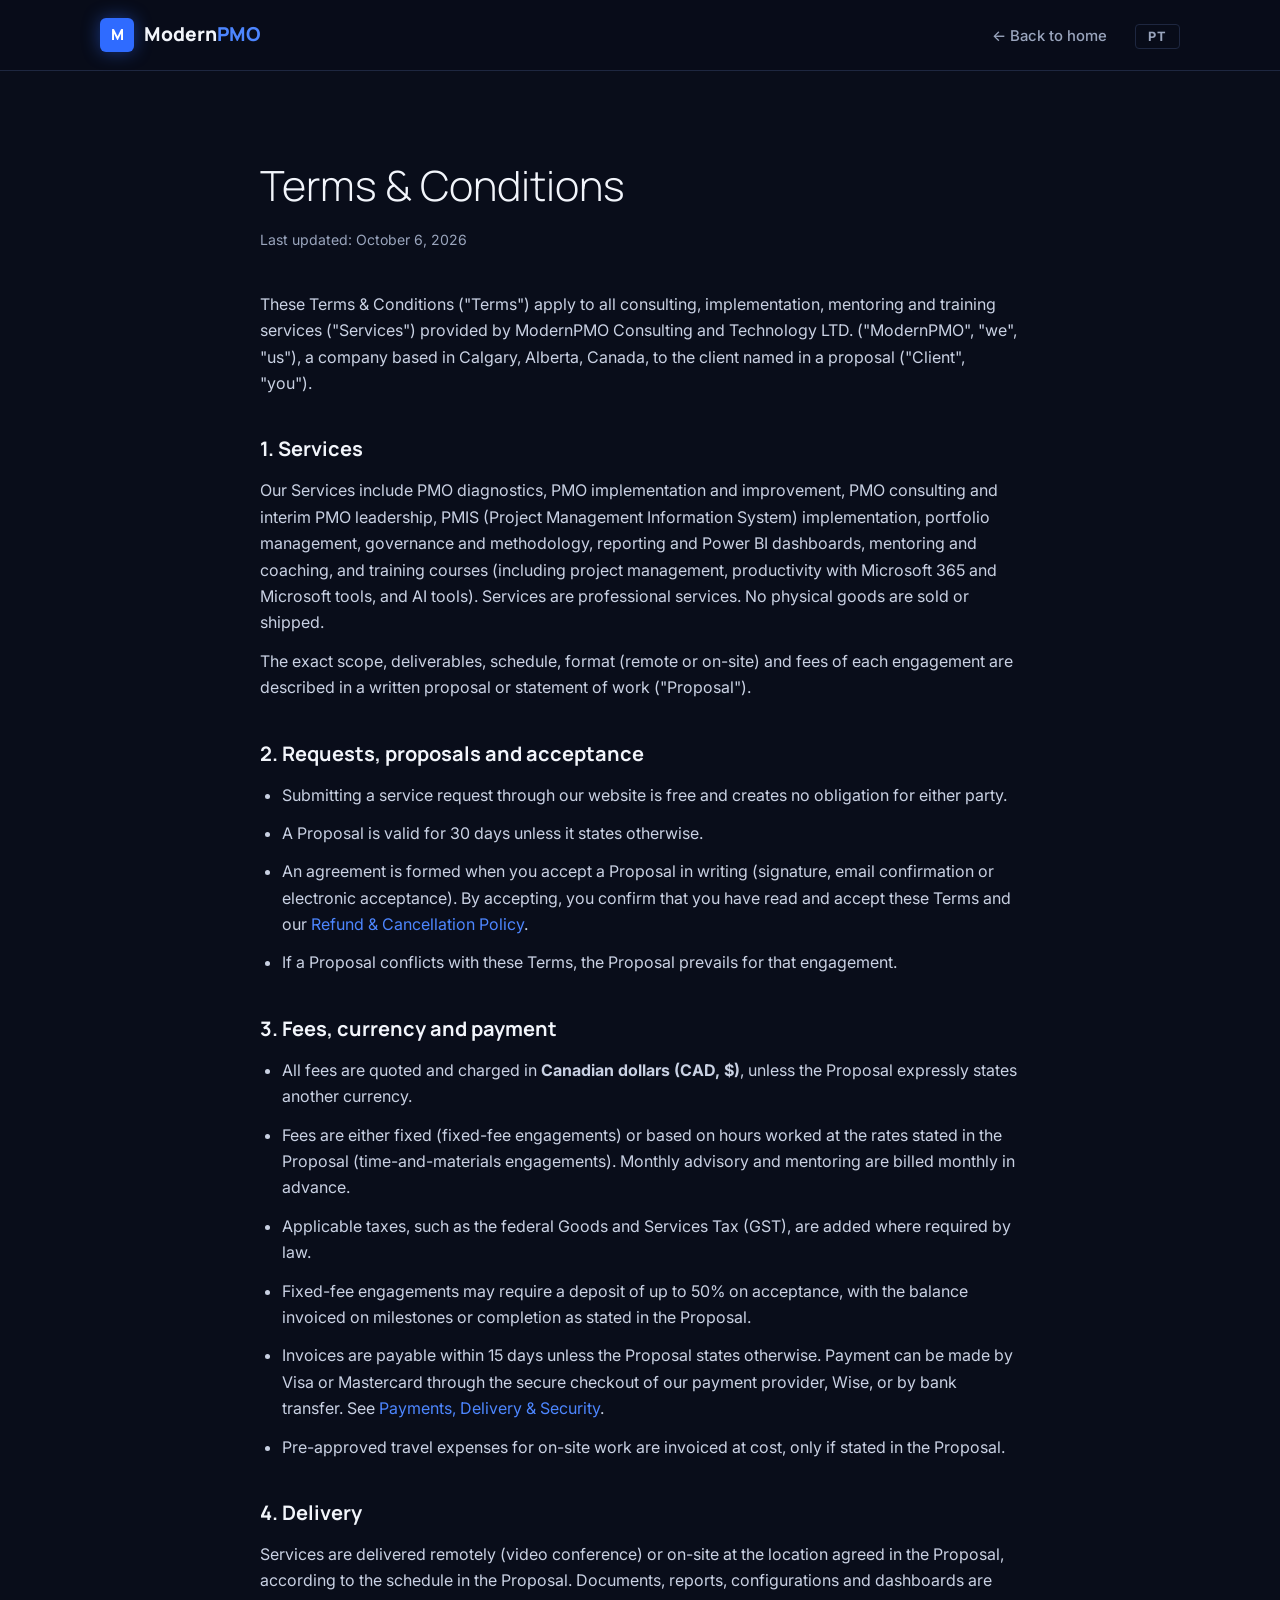
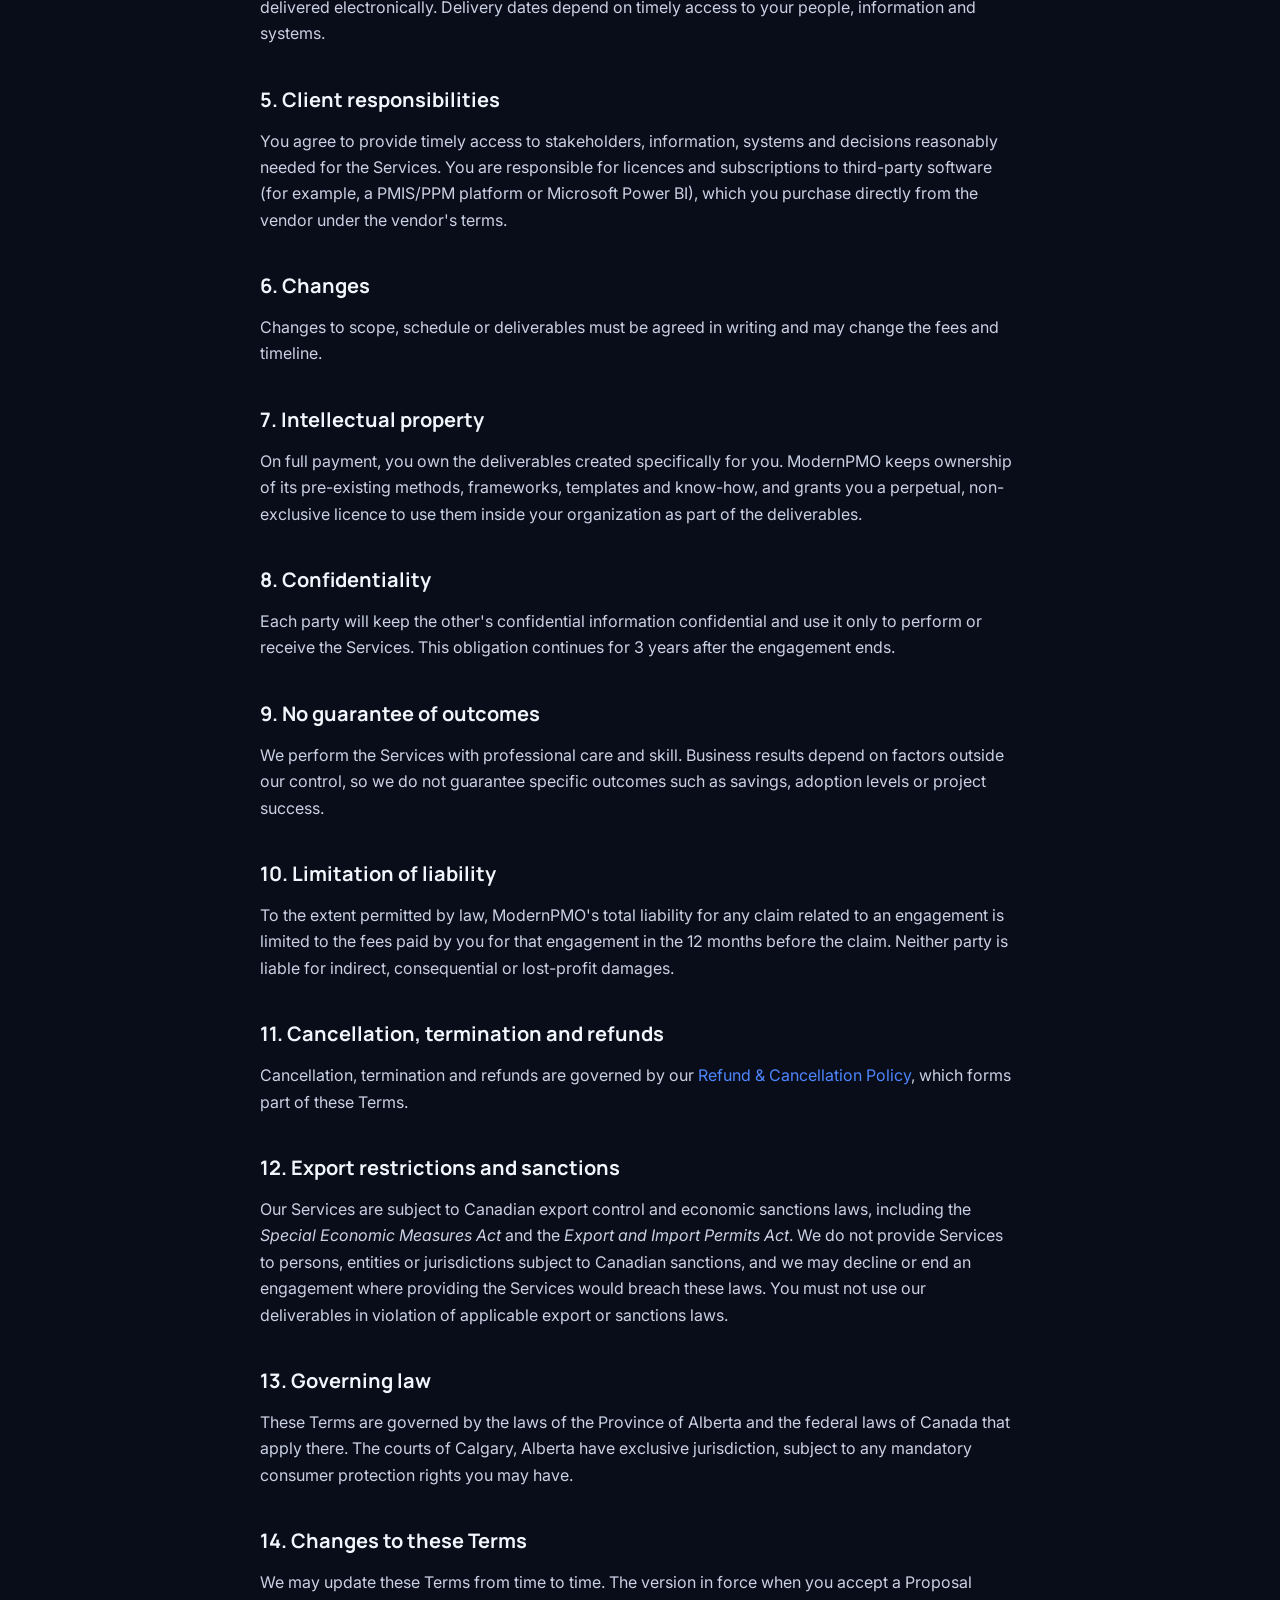
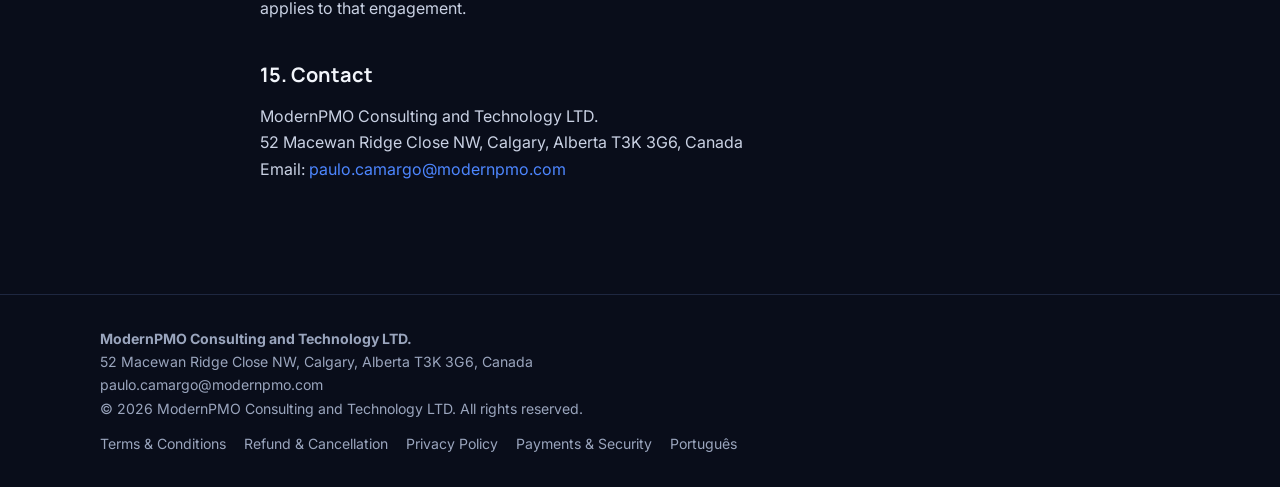
<file: terms.html>
<!DOCTYPE html>
<html lang="en">
<head>
  <meta charset="UTF-8">
  <meta name="viewport" content="width=device-width, initial-scale=1.0">
  <title>Terms &amp; Conditions | ModernPMO</title>
  <link rel="icon" href="/assets/favicon.svg" type="image/svg+xml">
  <link rel="preconnect" href="https://fonts.googleapis.com">
  <link rel="preconnect" href="https://fonts.gstatic.com" crossorigin>
  <link href="https://fonts.googleapis.com/css2?family=Inter:wght@400;500;600;700&family=JetBrains+Mono:wght@500;600&family=Manrope:wght@300;600;700;800&display=swap" rel="stylesheet">
  <link rel="stylesheet" href="/assets/styles.css">
</head>
<body>
  <header class="site-header">
    <nav class="container nav">
      <a href="/" class="logo"><span class="logo-mark">M</span><span>Modern<span class="dot">PMO</span></span></a>
      <ul class="nav-links" style="display:flex;position:static;flex-direction:row;padding:0;border:0;background:none">
        <li><a href="/">← Back to home</a></li>
        <li><a href="/pt/termos.html" class="lang-switch" hreflang="pt">PT</a></li>
      </ul>
    </nav>
  </header>
  <main class="container legal">
    <h1>Terms &amp; Conditions</h1>
    <p class="updated">Last updated: October 6, 2026</p>

    <p>These Terms &amp; Conditions ("Terms") apply to all consulting, implementation, mentoring and training services ("Services") provided by ModernPMO Consulting and Technology LTD. ("ModernPMO", "we", "us"), a company based in Calgary, Alberta, Canada, to the client named in a proposal ("Client", "you").</p>

    <h2>1. Services</h2>
    <p>Our Services include PMO diagnostics, PMO implementation and improvement, PMO consulting and interim PMO leadership, PMIS (Project Management Information System) implementation, portfolio management, governance and methodology, reporting and Power BI dashboards, mentoring and coaching, and training courses (including project management, productivity with Microsoft 365 and Microsoft tools, and AI tools). Services are professional services. No physical goods are sold or shipped.</p>
    <p>The exact scope, deliverables, schedule, format (remote or on-site) and fees of each engagement are described in a written proposal or statement of work ("Proposal").</p>

    <h2>2. Requests, proposals and acceptance</h2>
    <ul>
      <li>Submitting a service request through our website is free and creates no obligation for either party.</li>
      <li>A Proposal is valid for 30 days unless it states otherwise.</li>
      <li>An agreement is formed when you accept a Proposal in writing (signature, email confirmation or electronic acceptance). By accepting, you confirm that you have read and accept these Terms and our <a href="/refund-policy.html">Refund &amp; Cancellation Policy</a>.</li>
      <li>If a Proposal conflicts with these Terms, the Proposal prevails for that engagement.</li>
    </ul>

    <h2>3. Fees, currency and payment</h2>
    <ul>
      <li>All fees are quoted and charged in <strong>Canadian dollars (CAD, $)</strong>, unless the Proposal expressly states another currency.</li>
      <li>Fees are either fixed (fixed-fee engagements) or based on hours worked at the rates stated in the Proposal (time-and-materials engagements). Monthly advisory and mentoring are billed monthly in advance.</li>
      <li>Applicable taxes, such as the federal Goods and Services Tax (GST), are added where required by law.</li>
      <li>Fixed-fee engagements may require a deposit of up to 50% on acceptance, with the balance invoiced on milestones or completion as stated in the Proposal.</li>
      <li>Invoices are payable within 15 days unless the Proposal states otherwise. Payment can be made by Visa or Mastercard through the secure checkout of our payment provider, Wise, or by bank transfer. See <a href="/payments.html">Payments, Delivery &amp; Security</a>.</li>
      <li>Pre-approved travel expenses for on-site work are invoiced at cost, only if stated in the Proposal.</li>
    </ul>

    <h2>4. Delivery</h2>
    <p>Services are delivered remotely (video conference) or on-site at the location agreed in the Proposal, according to the schedule in the Proposal. Documents, reports, configurations and dashboards are delivered electronically. Delivery dates depend on timely access to your people, information and systems.</p>

    <h2>5. Client responsibilities</h2>
    <p>You agree to provide timely access to stakeholders, information, systems and decisions reasonably needed for the Services. You are responsible for licences and subscriptions to third-party software (for example, a PMIS/PPM platform or Microsoft Power BI), which you purchase directly from the vendor under the vendor's terms.</p>

    <h2>6. Changes</h2>
    <p>Changes to scope, schedule or deliverables must be agreed in writing and may change the fees and timeline.</p>

    <h2>7. Intellectual property</h2>
    <p>On full payment, you own the deliverables created specifically for you. ModernPMO keeps ownership of its pre-existing methods, frameworks, templates and know-how, and grants you a perpetual, non-exclusive licence to use them inside your organization as part of the deliverables.</p>

    <h2>8. Confidentiality</h2>
    <p>Each party will keep the other's confidential information confidential and use it only to perform or receive the Services. This obligation continues for 3 years after the engagement ends.</p>

    <h2>9. No guarantee of outcomes</h2>
    <p>We perform the Services with professional care and skill. Business results depend on factors outside our control, so we do not guarantee specific outcomes such as savings, adoption levels or project success.</p>

    <h2>10. Limitation of liability</h2>
    <p>To the extent permitted by law, ModernPMO's total liability for any claim related to an engagement is limited to the fees paid by you for that engagement in the 12 months before the claim. Neither party is liable for indirect, consequential or lost-profit damages.</p>

    <h2>11. Cancellation, termination and refunds</h2>
    <p>Cancellation, termination and refunds are governed by our <a href="/refund-policy.html">Refund &amp; Cancellation Policy</a>, which forms part of these Terms.</p>

    <h2>12. Export restrictions and sanctions</h2>
    <p>Our Services are subject to Canadian export control and economic sanctions laws, including the <em>Special Economic Measures Act</em> and the <em>Export and Import Permits Act</em>. We do not provide Services to persons, entities or jurisdictions subject to Canadian sanctions, and we may decline or end an engagement where providing the Services would breach these laws. You must not use our deliverables in violation of applicable export or sanctions laws.</p>

    <h2>13. Governing law</h2>
    <p>These Terms are governed by the laws of the Province of Alberta and the federal laws of Canada that apply there. The courts of Calgary, Alberta have exclusive jurisdiction, subject to any mandatory consumer protection rights you may have.</p>

    <h2>14. Changes to these Terms</h2>
    <p>We may update these Terms from time to time. The version in force when you accept a Proposal applies to that engagement.</p>

    <h2>15. Contact</h2>
    <p>ModernPMO Consulting and Technology LTD.<br>52 Macewan Ridge Close NW, Calgary, Alberta T3K 3G6, Canada<br>Email: <a href="mailto:paulo.camargo@modernpmo.com">paulo.camargo@modernpmo.com</a></p>

  </main>
  <footer class="site-footer">
    <div class="container footer-inner">
      <div>
        <strong>ModernPMO Consulting and Technology LTD.</strong><br>
        52 Macewan Ridge Close NW, Calgary, Alberta T3K 3G6, Canada<br>
        <a href="mailto:paulo.camargo@modernpmo.com">paulo.camargo@modernpmo.com</a><br>
        © <span id="year"></span> ModernPMO Consulting and Technology LTD. All rights reserved.
      </div>
      <nav class="footer-legal">
        <a href="/terms.html">Terms &amp; Conditions</a>
        <a href="/refund-policy.html">Refund &amp; Cancellation</a>
        <a href="/privacy.html">Privacy Policy</a>
        <a href="/payments.html">Payments &amp; Security</a>
        <a href="/pt/">Português</a>
      </nav>
    </div>
  </footer>
  <script src="/assets/main.js"></script>
</body>
</html>
</file>
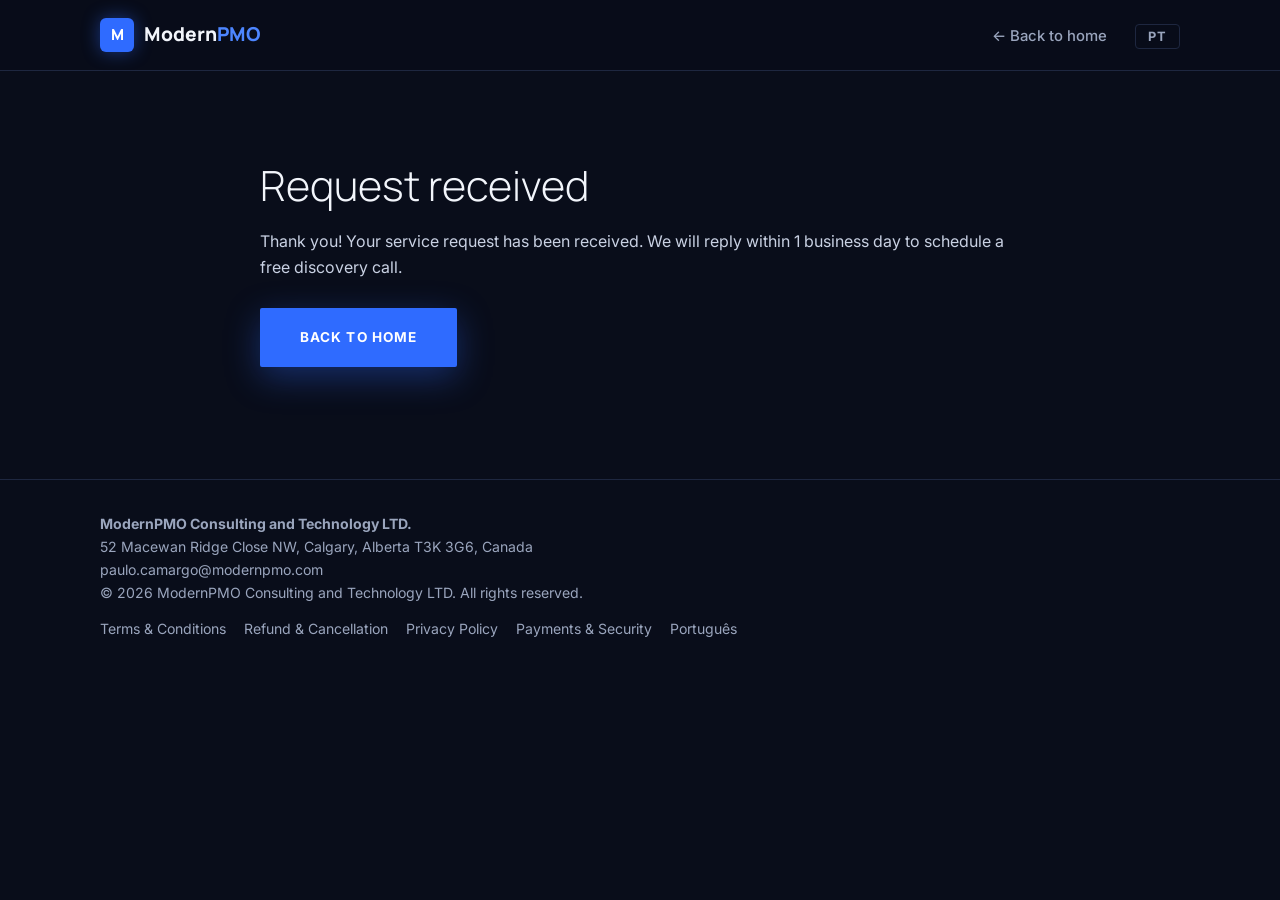
<file: thanks.html>
<!DOCTYPE html>
<html lang="en">
<head>
  <meta charset="UTF-8">
  <meta name="viewport" content="width=device-width, initial-scale=1.0">
  <title>Request received | ModernPMO</title>
  <link rel="icon" href="/assets/favicon.svg" type="image/svg+xml">
  <link rel="preconnect" href="https://fonts.googleapis.com">
  <link rel="preconnect" href="https://fonts.gstatic.com" crossorigin>
  <link href="https://fonts.googleapis.com/css2?family=Inter:wght@400;500;600;700&family=JetBrains+Mono:wght@500;600&family=Manrope:wght@300;600;700;800&display=swap" rel="stylesheet">
  <link rel="stylesheet" href="/assets/styles.css">
</head>
<body>
  <header class="site-header">
    <nav class="container nav">
      <a href="/" class="logo"><span class="logo-mark">M</span><span>Modern<span class="dot">PMO</span></span></a>
      <ul class="nav-links" style="display:flex;position:static;flex-direction:row;padding:0;border:0;background:none">
        <li><a href="/">← Back to home</a></li>
        <li><a href="/pt/obrigado.html" class="lang-switch" hreflang="pt">PT</a></li>
      </ul>
    </nav>
  </header>
  <main class="container legal">
    <h1>Request received</h1>
    

    <p>Thank you! Your service request has been received. We will reply within 1 business day to schedule a free discovery call.</p>
    <p style="margin-top:28px"><a href="/" class="btn btn-primary">Back to home</a></p>

  </main>
  <footer class="site-footer">
    <div class="container footer-inner">
      <div>
        <strong>ModernPMO Consulting and Technology LTD.</strong><br>
        52 Macewan Ridge Close NW, Calgary, Alberta T3K 3G6, Canada<br>
        <a href="mailto:paulo.camargo@modernpmo.com">paulo.camargo@modernpmo.com</a><br>
        © <span id="year"></span> ModernPMO Consulting and Technology LTD. All rights reserved.
      </div>
      <nav class="footer-legal">
        <a href="/terms.html">Terms &amp; Conditions</a>
        <a href="/refund-policy.html">Refund &amp; Cancellation</a>
        <a href="/privacy.html">Privacy Policy</a>
        <a href="/payments.html">Payments &amp; Security</a>
        <a href="/pt/">Português</a>
      </nav>
    </div>
  </footer>
  <script src="/assets/main.js"></script>
</body>
</html>
</file>
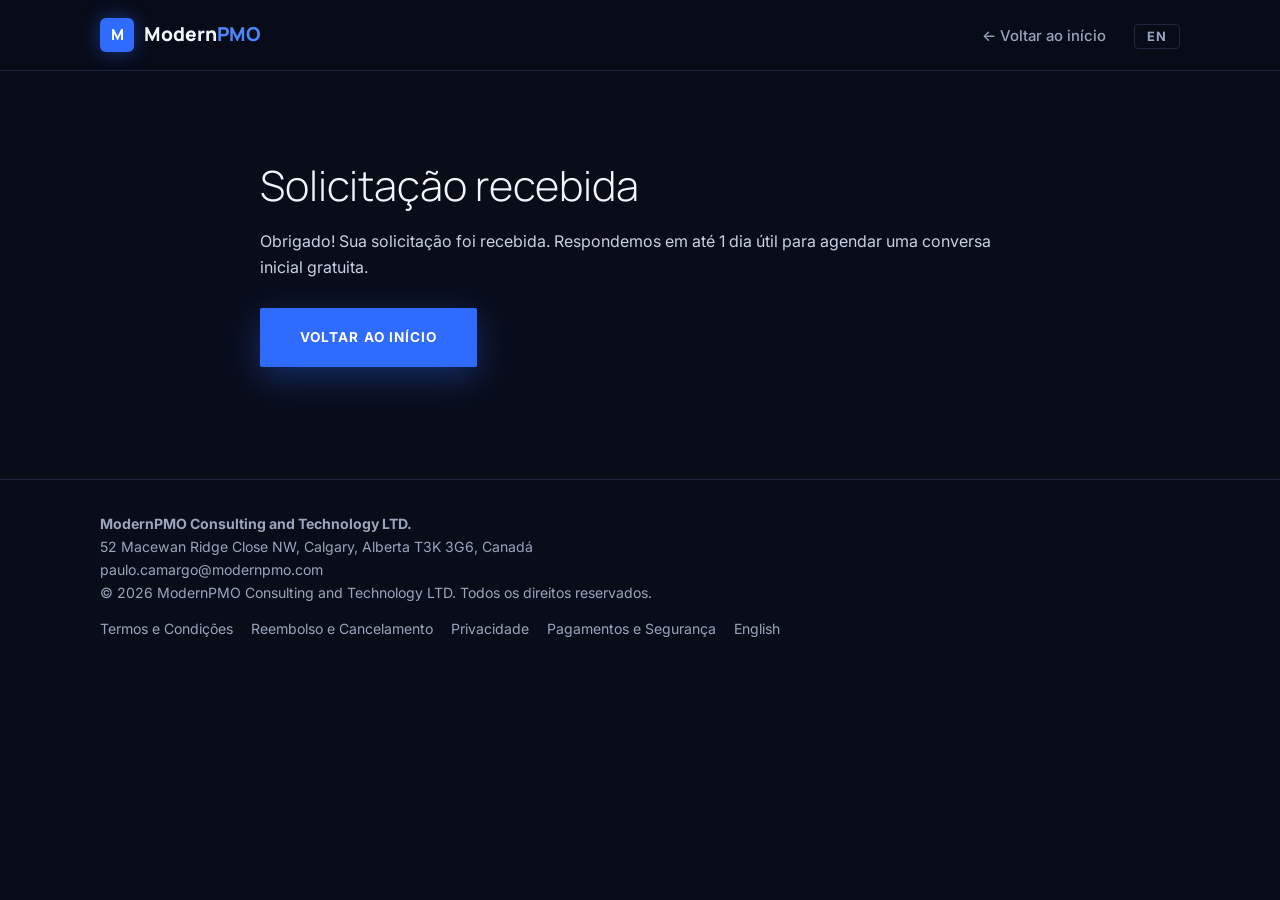
<file: pt/obrigado.html>
<!DOCTYPE html>
<html lang="pt-BR">
<head>
  <meta charset="UTF-8">
  <meta name="viewport" content="width=device-width, initial-scale=1.0">
  <title>Solicitação recebida | ModernPMO</title>
  <link rel="icon" href="/assets/favicon.svg" type="image/svg+xml">
  <link rel="preconnect" href="https://fonts.googleapis.com">
  <link rel="preconnect" href="https://fonts.gstatic.com" crossorigin>
  <link href="https://fonts.googleapis.com/css2?family=Inter:wght@400;500;600;700&family=JetBrains+Mono:wght@500;600&family=Manrope:wght@300;600;700;800&display=swap" rel="stylesheet">
  <link rel="stylesheet" href="/assets/styles.css">
</head>
<body>
  <header class="site-header">
    <nav class="container nav">
      <a href="/pt/" class="logo"><span class="logo-mark">M</span><span>Modern<span class="dot">PMO</span></span></a>
      <ul class="nav-links" style="display:flex;position:static;flex-direction:row;padding:0;border:0;background:none">
        <li><a href="/pt/">← Voltar ao início</a></li>
        <li><a href="/thanks.html" class="lang-switch" hreflang="en">EN</a></li>
      </ul>
    </nav>
  </header>
  <main class="container legal">
    <h1>Solicitação recebida</h1>
    

    <p>Obrigado! Sua solicitação foi recebida. Respondemos em até 1 dia útil para agendar uma conversa inicial gratuita.</p>
    <p style="margin-top:28px"><a href="/pt/" class="btn btn-primary">Voltar ao início</a></p>

  </main>
  <footer class="site-footer">
    <div class="container footer-inner">
      <div>
        <strong>ModernPMO Consulting and Technology LTD.</strong><br>
        52 Macewan Ridge Close NW, Calgary, Alberta T3K 3G6, Canadá<br>
        <a href="mailto:paulo.camargo@modernpmo.com">paulo.camargo@modernpmo.com</a><br>
        © <span id="year"></span> ModernPMO Consulting and Technology LTD. Todos os direitos reservados.
      </div>
      <nav class="footer-legal">
        <a href="/pt/termos.html">Termos e Condições</a>
        <a href="/pt/reembolso.html">Reembolso e Cancelamento</a>
        <a href="/pt/privacidade.html">Privacidade</a>
        <a href="/pt/pagamentos.html">Pagamentos e Segurança</a>
        <a href="/">English</a>
      </nav>
    </div>
  </footer>
  <script src="/assets/main.js"></script>
</body>
</html>
</file>
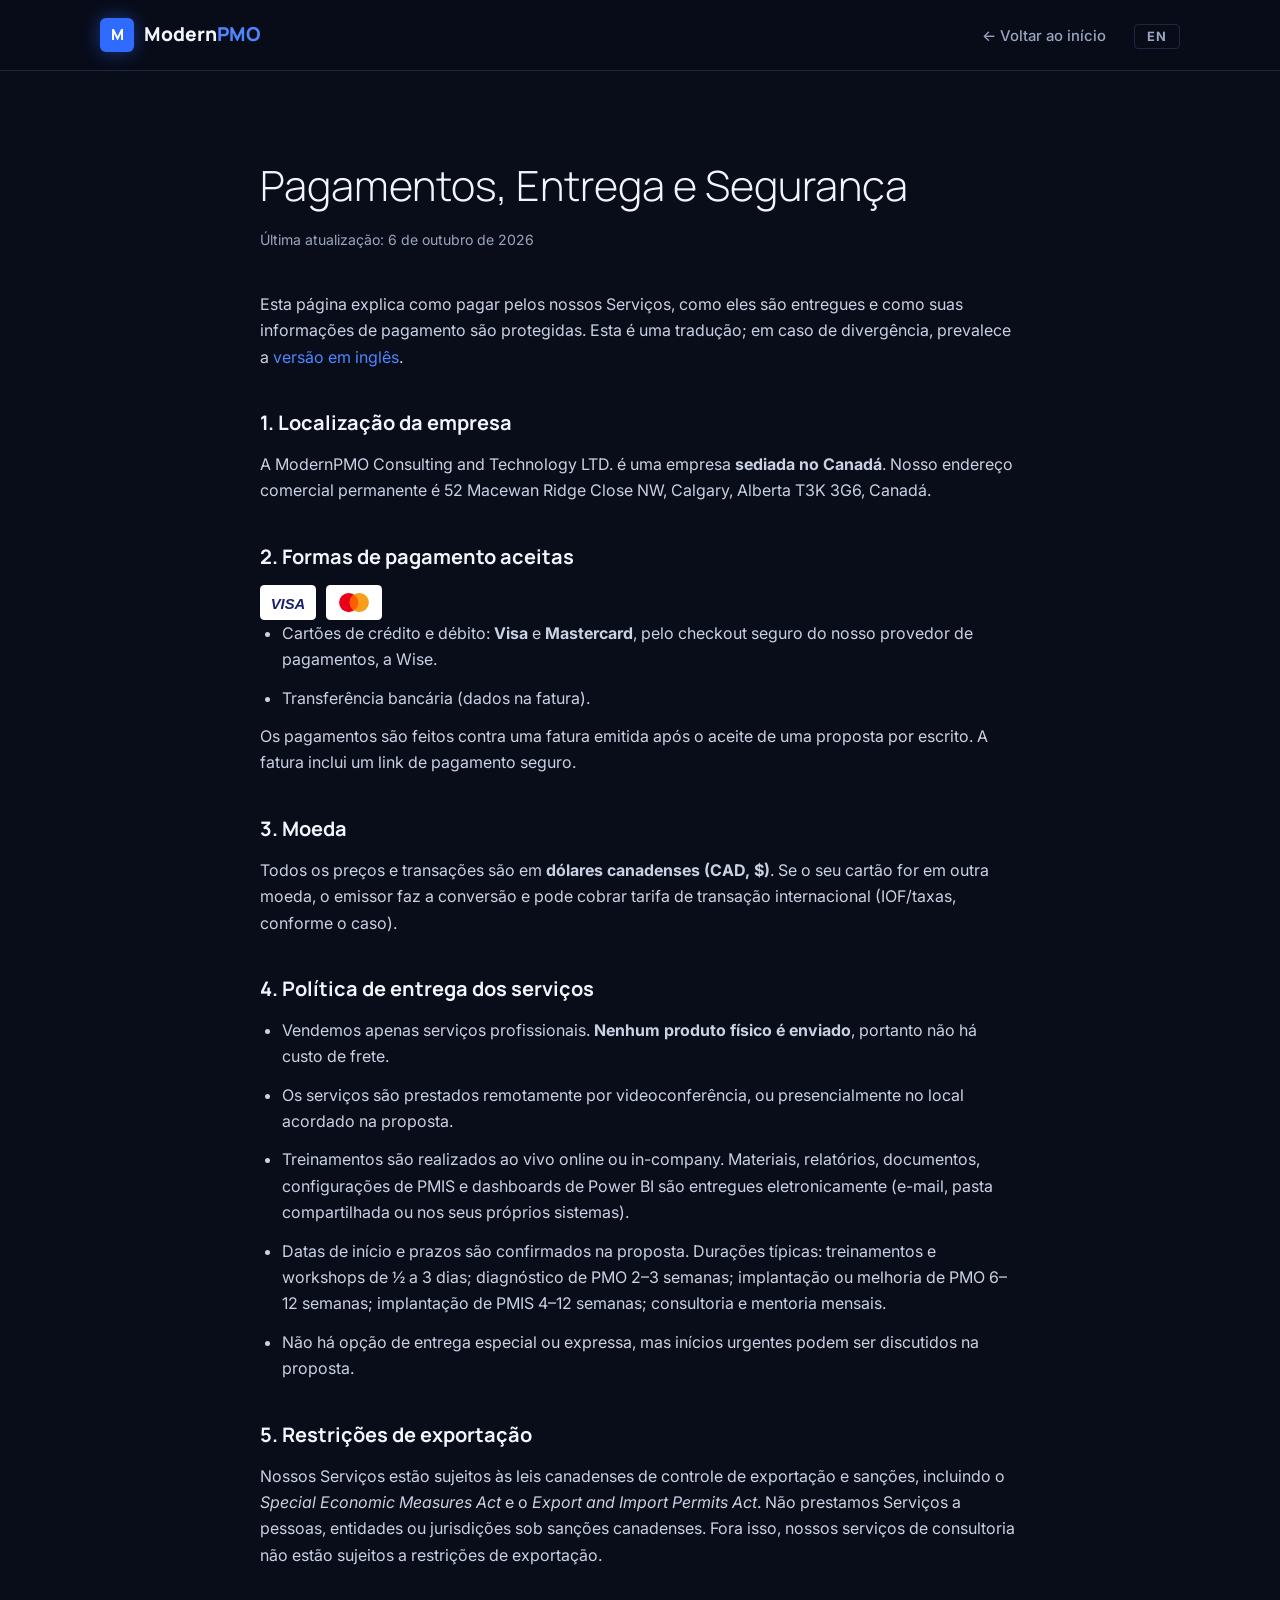
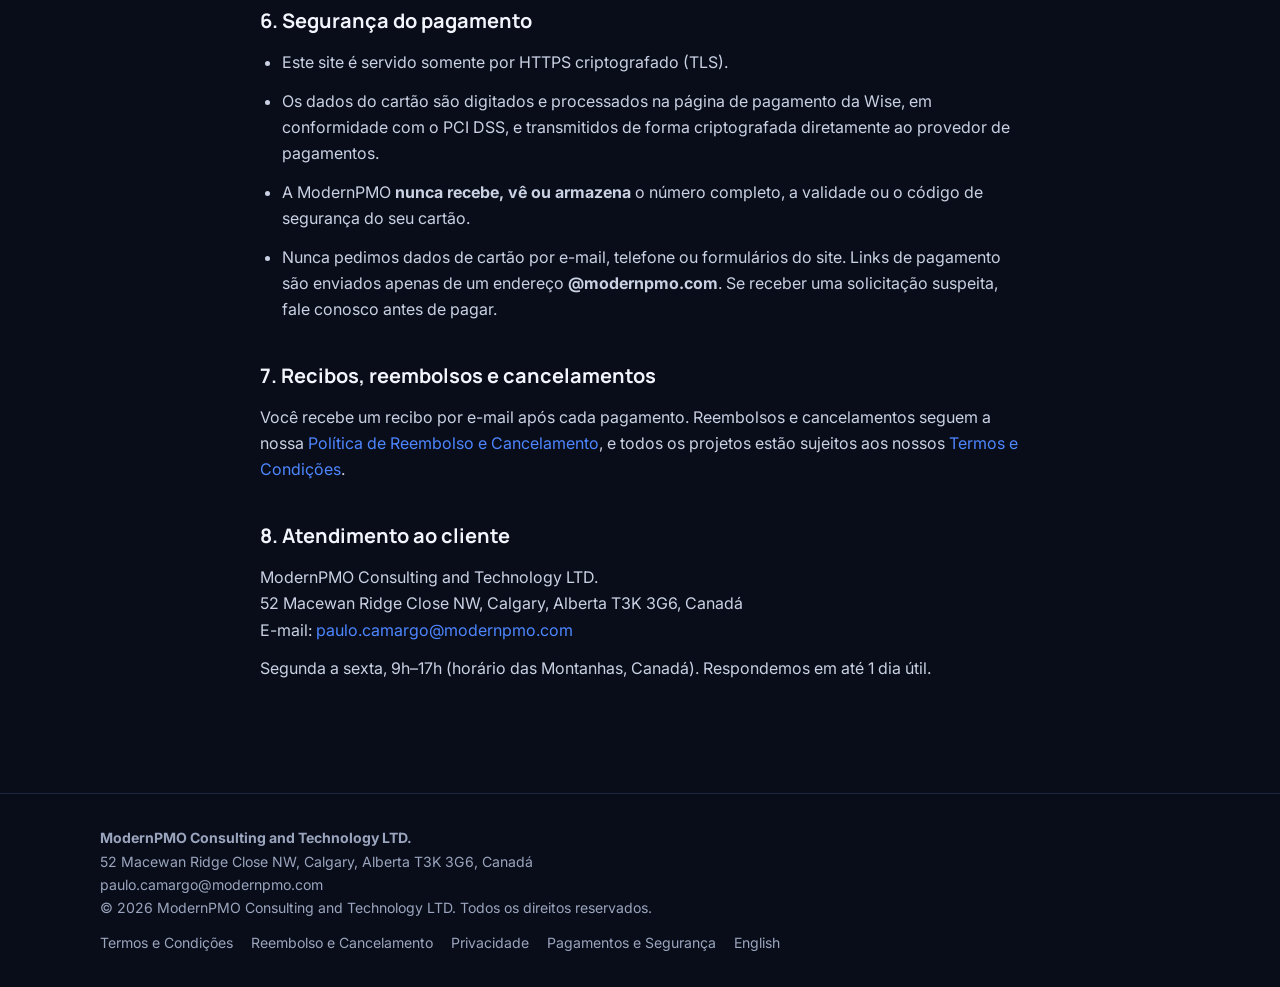
<file: pt/pagamentos.html>
<!DOCTYPE html>
<html lang="pt-BR">
<head>
  <meta charset="UTF-8">
  <meta name="viewport" content="width=device-width, initial-scale=1.0">
  <title>Pagamentos, Entrega e Segurança | ModernPMO</title>
  <link rel="icon" href="/assets/favicon.svg" type="image/svg+xml">
  <link rel="preconnect" href="https://fonts.googleapis.com">
  <link rel="preconnect" href="https://fonts.gstatic.com" crossorigin>
  <link href="https://fonts.googleapis.com/css2?family=Inter:wght@400;500;600;700&family=JetBrains+Mono:wght@500;600&family=Manrope:wght@300;600;700;800&display=swap" rel="stylesheet">
  <link rel="stylesheet" href="/assets/styles.css">
</head>
<body>
  <header class="site-header">
    <nav class="container nav">
      <a href="/pt/" class="logo"><span class="logo-mark">M</span><span>Modern<span class="dot">PMO</span></span></a>
      <ul class="nav-links" style="display:flex;position:static;flex-direction:row;padding:0;border:0;background:none">
        <li><a href="/pt/">← Voltar ao início</a></li>
        <li><a href="/payments.html" class="lang-switch" hreflang="en">EN</a></li>
      </ul>
    </nav>
  </header>
  <main class="container legal">
    <h1>Pagamentos, Entrega e Segurança</h1>
    <p class="updated">Última atualização: 6 de outubro de 2026</p>

    <p>Esta página explica como pagar pelos nossos Serviços, como eles são entregues e como suas informações de pagamento são protegidas. Esta é uma tradução; em caso de divergência, prevalece a <a href="/payments.html">versão em inglês</a>.</p>

    <h2>1. Localização da empresa</h2>
    <p>A ModernPMO Consulting and Technology LTD. é uma empresa <strong>sediada no Canadá</strong>. Nosso endereço comercial permanente é 52 Macewan Ridge Close NW, Calgary, Alberta T3K 3G6, Canadá.</p>

    <h2>2. Formas de pagamento aceitas</h2>
    <div class="card-marks" aria-label="Visa, Mastercard"><svg viewBox="0 0 64 40" role="img" aria-label="Visa"><rect width="64" height="40" rx="5" fill="#fff"/><text x="32" y="27" text-anchor="middle" font-family="Arial, Helvetica, sans-serif" font-size="17" font-weight="900" font-style="italic" fill="#1A1F71">VISA</text></svg><svg viewBox="0 0 64 40" role="img" aria-label="Mastercard"><rect width="64" height="40" rx="5" fill="#fff"/><circle cx="26" cy="20" r="11" fill="#EB001B"/><circle cx="38" cy="20" r="11" fill="#F79E1B"/><path d="M32 10.8a11 11 0 0 1 0 18.4a11 11 0 0 1 0-18.4z" fill="#FF5F00"/></svg></div>
    <ul>
      <li>Cartões de crédito e débito: <strong>Visa</strong> e <strong>Mastercard</strong>, pelo checkout seguro do nosso provedor de pagamentos, a Wise.</li>
      <li>Transferência bancária (dados na fatura).</li>
    </ul>
    <p>Os pagamentos são feitos contra uma fatura emitida após o aceite de uma proposta por escrito. A fatura inclui um link de pagamento seguro.</p>

    <h2>3. Moeda</h2>
    <p>Todos os preços e transações são em <strong>dólares canadenses (CAD, $)</strong>. Se o seu cartão for em outra moeda, o emissor faz a conversão e pode cobrar tarifa de transação internacional (IOF/taxas, conforme o caso).</p>

    <h2>4. Política de entrega dos serviços</h2>
    <ul>
      <li>Vendemos apenas serviços profissionais. <strong>Nenhum produto físico é enviado</strong>, portanto não há custo de frete.</li>
      <li>Os serviços são prestados remotamente por videoconferência, ou presencialmente no local acordado na proposta.</li>
      <li>Treinamentos são realizados ao vivo online ou in-company. Materiais, relatórios, documentos, configurações de PMIS e dashboards de Power BI são entregues eletronicamente (e-mail, pasta compartilhada ou nos seus próprios sistemas).</li>
      <li>Datas de início e prazos são confirmados na proposta. Durações típicas: treinamentos e workshops de ½ a 3 dias; diagnóstico de PMO 2–3 semanas; implantação ou melhoria de PMO 6–12 semanas; implantação de PMIS 4–12 semanas; consultoria e mentoria mensais.</li>
      <li>Não há opção de entrega especial ou expressa, mas inícios urgentes podem ser discutidos na proposta.</li>
    </ul>

    <h2>5. Restrições de exportação</h2>
    <p>Nossos Serviços estão sujeitos às leis canadenses de controle de exportação e sanções, incluindo o <em>Special Economic Measures Act</em> e o <em>Export and Import Permits Act</em>. Não prestamos Serviços a pessoas, entidades ou jurisdições sob sanções canadenses. Fora isso, nossos serviços de consultoria não estão sujeitos a restrições de exportação.</p>

    <h2>6. Segurança do pagamento</h2>
    <ul>
      <li>Este site é servido somente por HTTPS criptografado (TLS).</li>
      <li>Os dados do cartão são digitados e processados na página de pagamento da Wise, em conformidade com o PCI DSS, e transmitidos de forma criptografada diretamente ao provedor de pagamentos.</li>
      <li>A ModernPMO <strong>nunca recebe, vê ou armazena</strong> o número completo, a validade ou o código de segurança do seu cartão.</li>
      <li>Nunca pedimos dados de cartão por e-mail, telefone ou formulários do site. Links de pagamento são enviados apenas de um endereço <strong>@modernpmo.com</strong>. Se receber uma solicitação suspeita, fale conosco antes de pagar.</li>
    </ul>

    <h2>7. Recibos, reembolsos e cancelamentos</h2>
    <p>Você recebe um recibo por e-mail após cada pagamento. Reembolsos e cancelamentos seguem a nossa <a href="/pt/reembolso.html">Política de Reembolso e Cancelamento</a>, e todos os projetos estão sujeitos aos nossos <a href="/pt/termos.html">Termos e Condições</a>.</p>

    <h2>8. Atendimento ao cliente</h2>
    <p>ModernPMO Consulting and Technology LTD.<br>52 Macewan Ridge Close NW, Calgary, Alberta T3K 3G6, Canadá<br>E-mail: <a href="mailto:paulo.camargo@modernpmo.com">paulo.camargo@modernpmo.com</a></p>
    <p>Segunda a sexta, 9h–17h (horário das Montanhas, Canadá). Respondemos em até 1 dia útil.</p>

  </main>
  <footer class="site-footer">
    <div class="container footer-inner">
      <div>
        <strong>ModernPMO Consulting and Technology LTD.</strong><br>
        52 Macewan Ridge Close NW, Calgary, Alberta T3K 3G6, Canadá<br>
        <a href="mailto:paulo.camargo@modernpmo.com">paulo.camargo@modernpmo.com</a><br>
        © <span id="year"></span> ModernPMO Consulting and Technology LTD. Todos os direitos reservados.
      </div>
      <nav class="footer-legal">
        <a href="/pt/termos.html">Termos e Condições</a>
        <a href="/pt/reembolso.html">Reembolso e Cancelamento</a>
        <a href="/pt/privacidade.html">Privacidade</a>
        <a href="/pt/pagamentos.html">Pagamentos e Segurança</a>
        <a href="/">English</a>
      </nav>
    </div>
  </footer>
  <script src="/assets/main.js"></script>
</body>
</html>
</file>
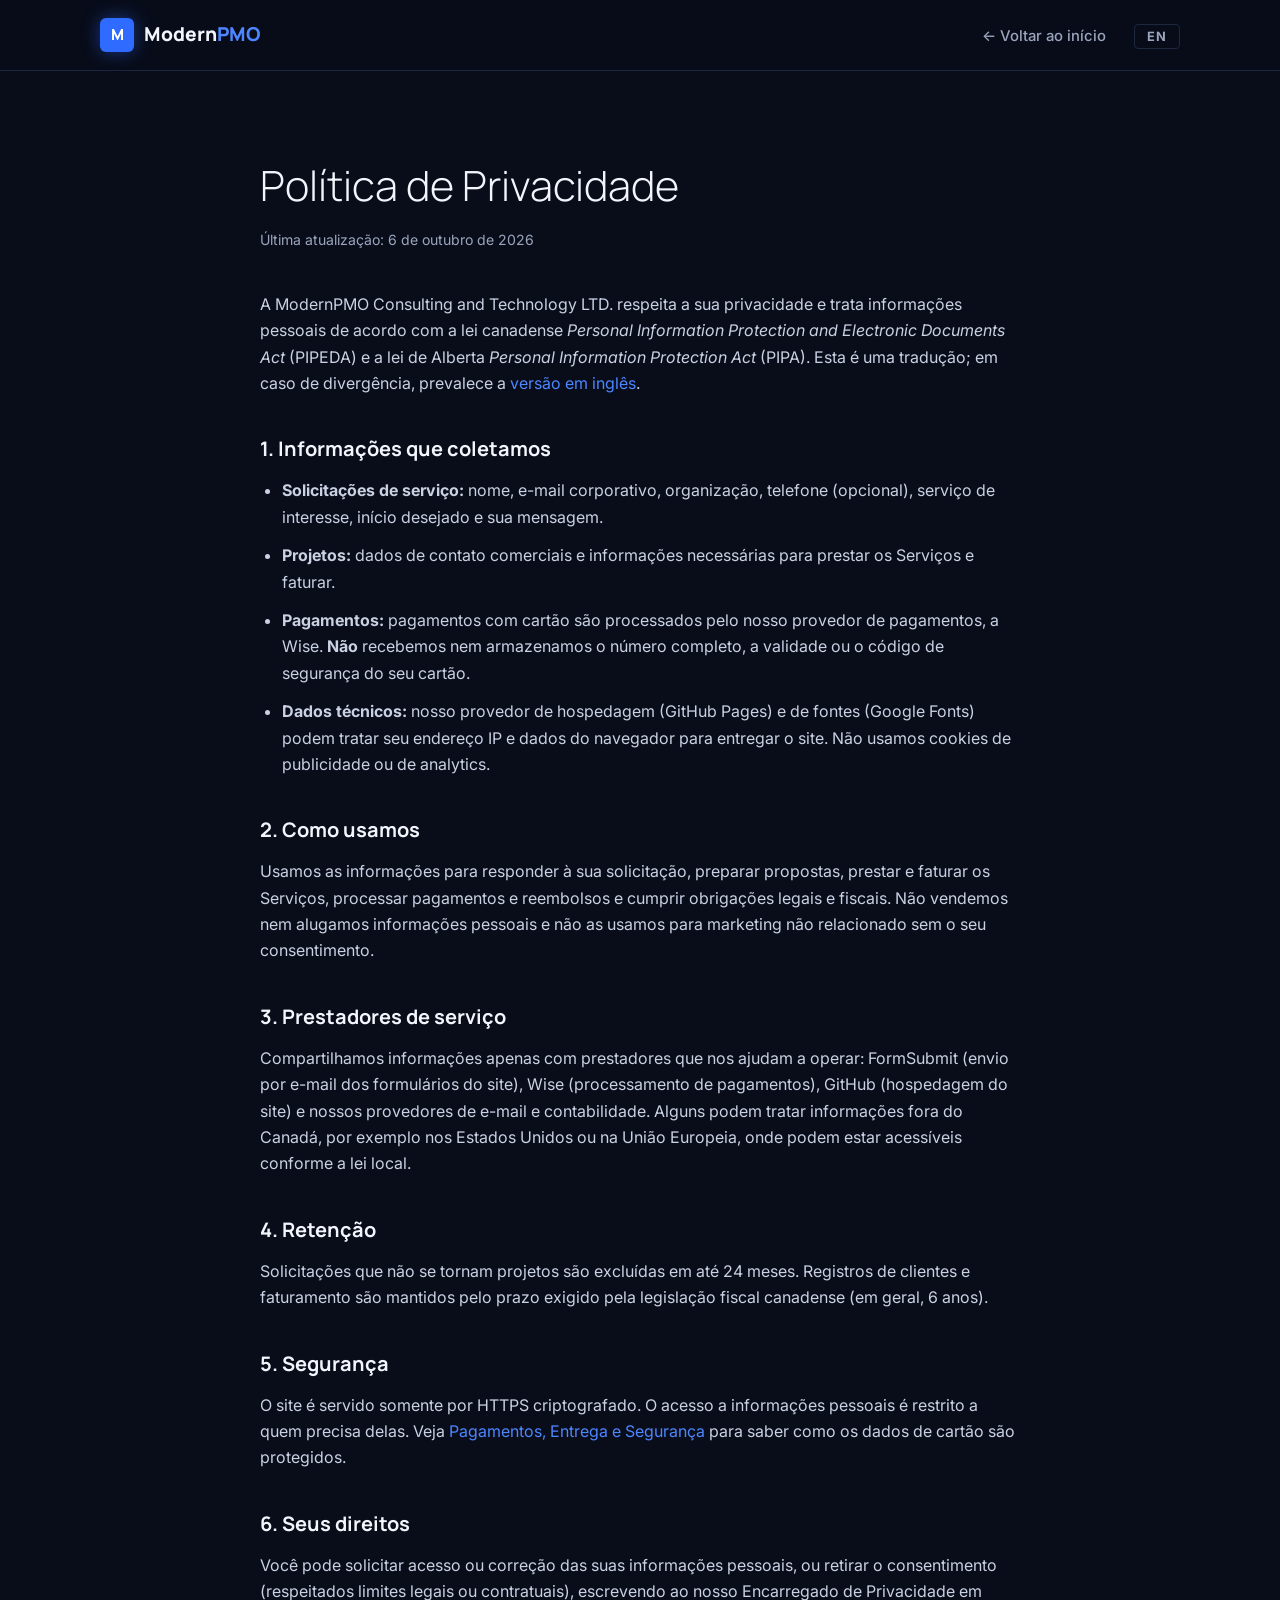
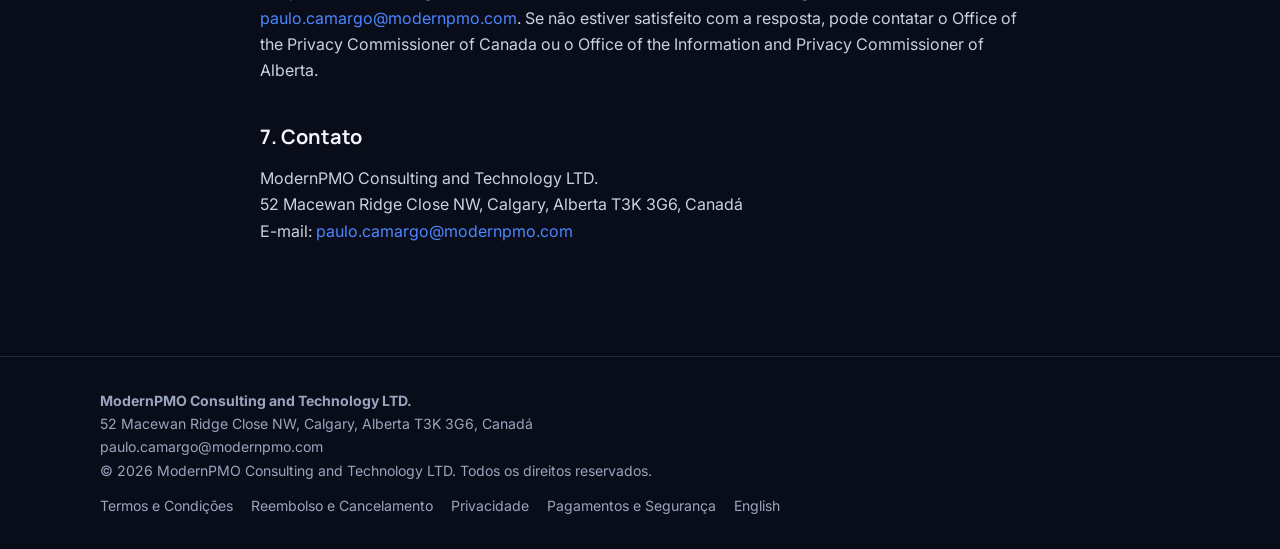
<file: pt/privacidade.html>
<!DOCTYPE html>
<html lang="pt-BR">
<head>
  <meta charset="UTF-8">
  <meta name="viewport" content="width=device-width, initial-scale=1.0">
  <title>Política de Privacidade | ModernPMO</title>
  <link rel="icon" href="/assets/favicon.svg" type="image/svg+xml">
  <link rel="preconnect" href="https://fonts.googleapis.com">
  <link rel="preconnect" href="https://fonts.gstatic.com" crossorigin>
  <link href="https://fonts.googleapis.com/css2?family=Inter:wght@400;500;600;700&family=JetBrains+Mono:wght@500;600&family=Manrope:wght@300;600;700;800&display=swap" rel="stylesheet">
  <link rel="stylesheet" href="/assets/styles.css">
</head>
<body>
  <header class="site-header">
    <nav class="container nav">
      <a href="/pt/" class="logo"><span class="logo-mark">M</span><span>Modern<span class="dot">PMO</span></span></a>
      <ul class="nav-links" style="display:flex;position:static;flex-direction:row;padding:0;border:0;background:none">
        <li><a href="/pt/">← Voltar ao início</a></li>
        <li><a href="/privacy.html" class="lang-switch" hreflang="en">EN</a></li>
      </ul>
    </nav>
  </header>
  <main class="container legal">
    <h1>Política de Privacidade</h1>
    <p class="updated">Última atualização: 6 de outubro de 2026</p>

    <p>A ModernPMO Consulting and Technology LTD. respeita a sua privacidade e trata informações pessoais de acordo com a lei canadense <em>Personal Information Protection and Electronic Documents Act</em> (PIPEDA) e a lei de Alberta <em>Personal Information Protection Act</em> (PIPA). Esta é uma tradução; em caso de divergência, prevalece a <a href="/privacy.html">versão em inglês</a>.</p>

    <h2>1. Informações que coletamos</h2>
    <ul>
      <li><strong>Solicitações de serviço:</strong> nome, e-mail corporativo, organização, telefone (opcional), serviço de interesse, início desejado e sua mensagem.</li>
      <li><strong>Projetos:</strong> dados de contato comerciais e informações necessárias para prestar os Serviços e faturar.</li>
      <li><strong>Pagamentos:</strong> pagamentos com cartão são processados pelo nosso provedor de pagamentos, a Wise. <strong>Não</strong> recebemos nem armazenamos o número completo, a validade ou o código de segurança do seu cartão.</li>
      <li><strong>Dados técnicos:</strong> nosso provedor de hospedagem (GitHub Pages) e de fontes (Google Fonts) podem tratar seu endereço IP e dados do navegador para entregar o site. Não usamos cookies de publicidade ou de analytics.</li>
    </ul>

    <h2>2. Como usamos</h2>
    <p>Usamos as informações para responder à sua solicitação, preparar propostas, prestar e faturar os Serviços, processar pagamentos e reembolsos e cumprir obrigações legais e fiscais. Não vendemos nem alugamos informações pessoais e não as usamos para marketing não relacionado sem o seu consentimento.</p>

    <h2>3. Prestadores de serviço</h2>
    <p>Compartilhamos informações apenas com prestadores que nos ajudam a operar: FormSubmit (envio por e-mail dos formulários do site), Wise (processamento de pagamentos), GitHub (hospedagem do site) e nossos provedores de e-mail e contabilidade. Alguns podem tratar informações fora do Canadá, por exemplo nos Estados Unidos ou na União Europeia, onde podem estar acessíveis conforme a lei local.</p>

    <h2>4. Retenção</h2>
    <p>Solicitações que não se tornam projetos são excluídas em até 24 meses. Registros de clientes e faturamento são mantidos pelo prazo exigido pela legislação fiscal canadense (em geral, 6 anos).</p>

    <h2>5. Segurança</h2>
    <p>O site é servido somente por HTTPS criptografado. O acesso a informações pessoais é restrito a quem precisa delas. Veja <a href="/pt/pagamentos.html">Pagamentos, Entrega e Segurança</a> para saber como os dados de cartão são protegidos.</p>

    <h2>6. Seus direitos</h2>
    <p>Você pode solicitar acesso ou correção das suas informações pessoais, ou retirar o consentimento (respeitados limites legais ou contratuais), escrevendo ao nosso Encarregado de Privacidade em <a href="mailto:paulo.camargo@modernpmo.com">paulo.camargo@modernpmo.com</a>. Se não estiver satisfeito com a resposta, pode contatar o Office of the Privacy Commissioner of Canada ou o Office of the Information and Privacy Commissioner of Alberta.</p>

    <h2>7. Contato</h2>
    <p>ModernPMO Consulting and Technology LTD.<br>52 Macewan Ridge Close NW, Calgary, Alberta T3K 3G6, Canadá<br>E-mail: <a href="mailto:paulo.camargo@modernpmo.com">paulo.camargo@modernpmo.com</a></p>

  </main>
  <footer class="site-footer">
    <div class="container footer-inner">
      <div>
        <strong>ModernPMO Consulting and Technology LTD.</strong><br>
        52 Macewan Ridge Close NW, Calgary, Alberta T3K 3G6, Canadá<br>
        <a href="mailto:paulo.camargo@modernpmo.com">paulo.camargo@modernpmo.com</a><br>
        © <span id="year"></span> ModernPMO Consulting and Technology LTD. Todos os direitos reservados.
      </div>
      <nav class="footer-legal">
        <a href="/pt/termos.html">Termos e Condições</a>
        <a href="/pt/reembolso.html">Reembolso e Cancelamento</a>
        <a href="/pt/privacidade.html">Privacidade</a>
        <a href="/pt/pagamentos.html">Pagamentos e Segurança</a>
        <a href="/">English</a>
      </nav>
    </div>
  </footer>
  <script src="/assets/main.js"></script>
</body>
</html>
</file>
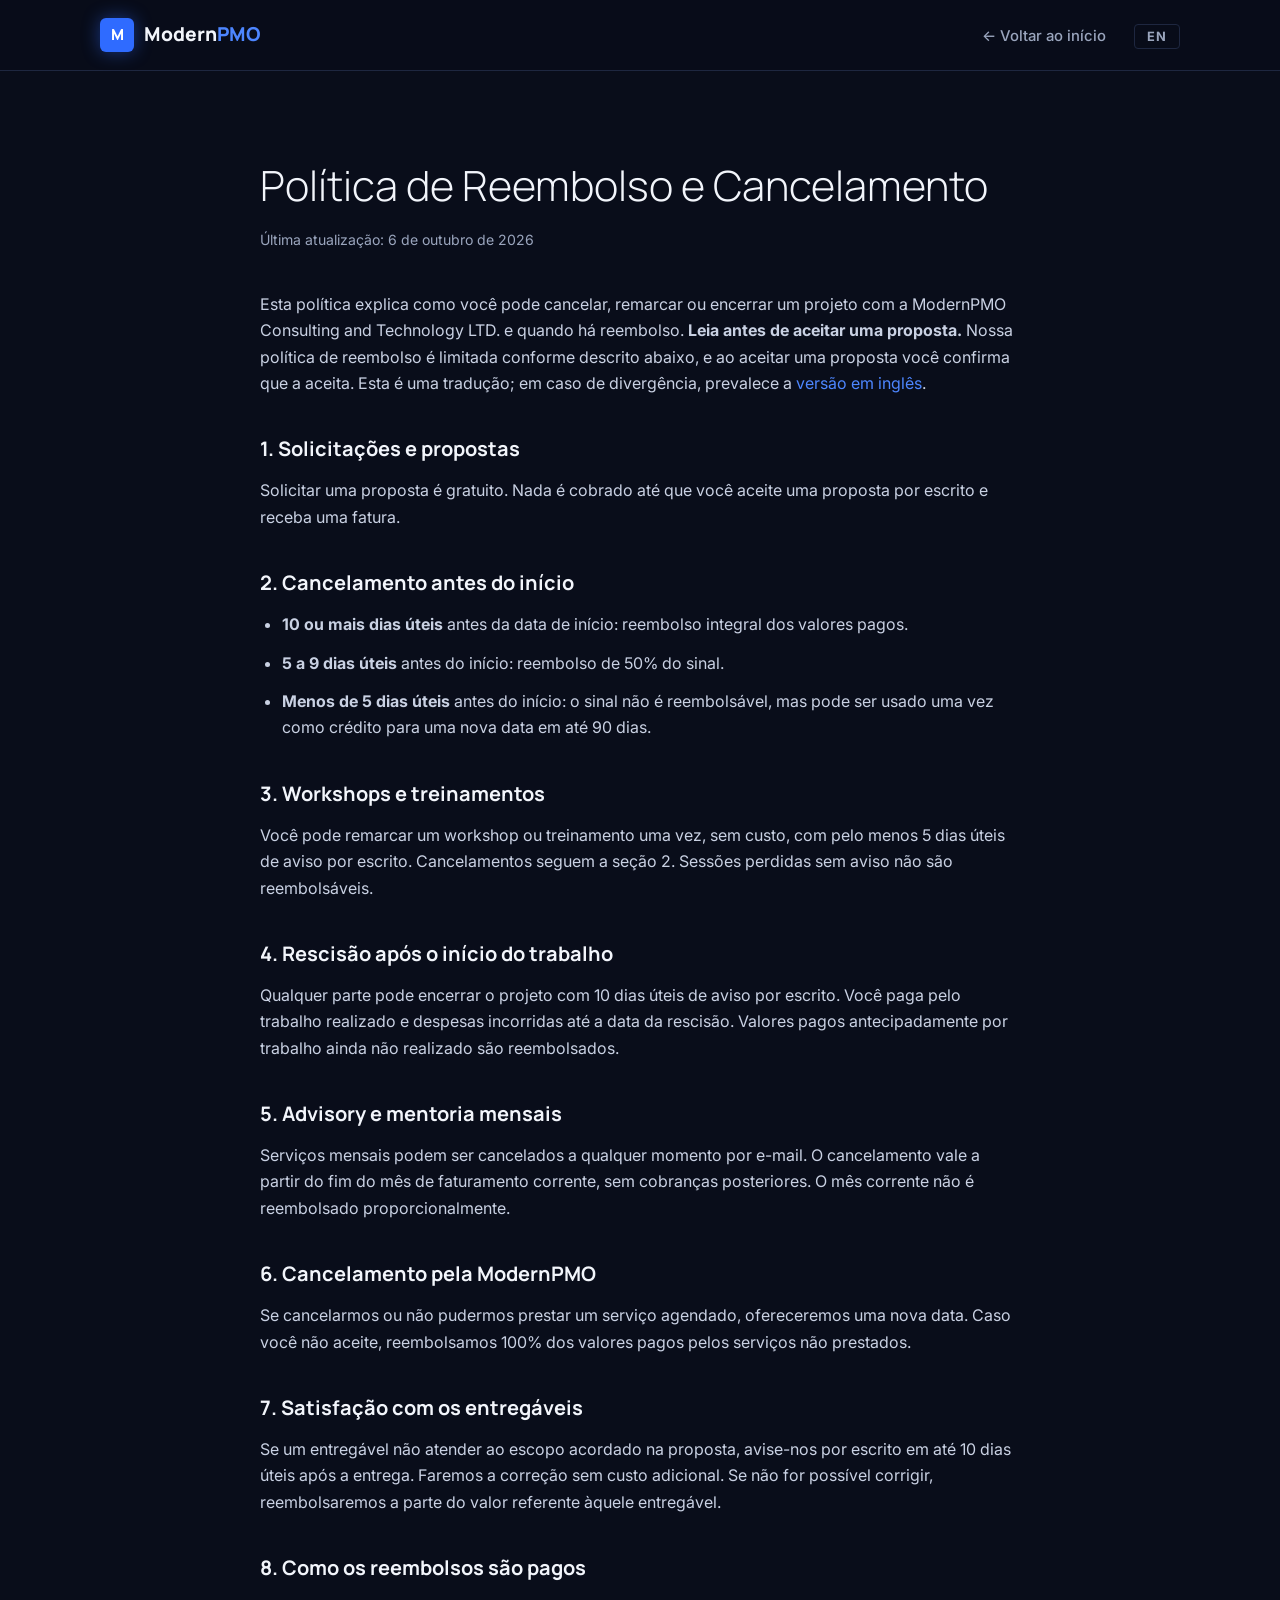
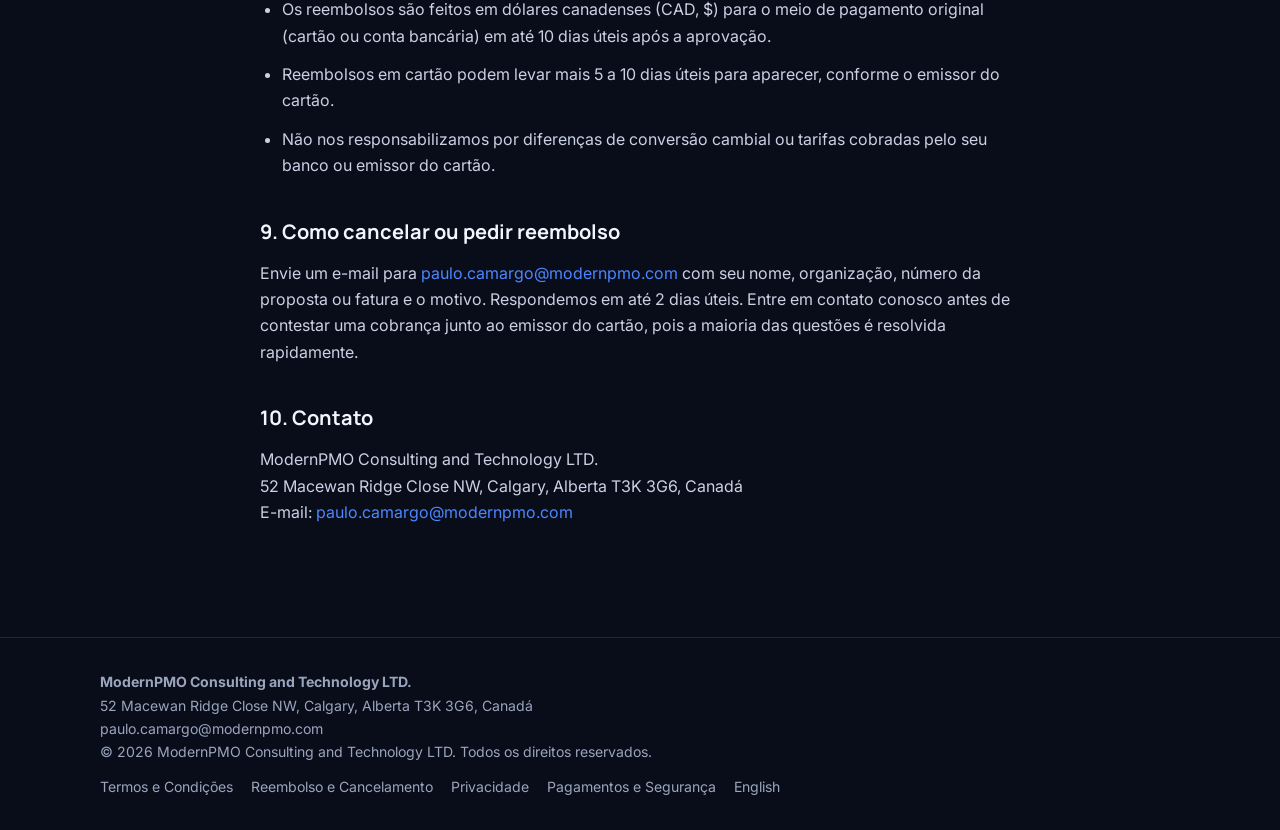
<file: pt/reembolso.html>
<!DOCTYPE html>
<html lang="pt-BR">
<head>
  <meta charset="UTF-8">
  <meta name="viewport" content="width=device-width, initial-scale=1.0">
  <title>Política de Reembolso e Cancelamento | ModernPMO</title>
  <link rel="icon" href="/assets/favicon.svg" type="image/svg+xml">
  <link rel="preconnect" href="https://fonts.googleapis.com">
  <link rel="preconnect" href="https://fonts.gstatic.com" crossorigin>
  <link href="https://fonts.googleapis.com/css2?family=Inter:wght@400;500;600;700&family=JetBrains+Mono:wght@500;600&family=Manrope:wght@300;600;700;800&display=swap" rel="stylesheet">
  <link rel="stylesheet" href="/assets/styles.css">
</head>
<body>
  <header class="site-header">
    <nav class="container nav">
      <a href="/pt/" class="logo"><span class="logo-mark">M</span><span>Modern<span class="dot">PMO</span></span></a>
      <ul class="nav-links" style="display:flex;position:static;flex-direction:row;padding:0;border:0;background:none">
        <li><a href="/pt/">← Voltar ao início</a></li>
        <li><a href="/refund-policy.html" class="lang-switch" hreflang="en">EN</a></li>
      </ul>
    </nav>
  </header>
  <main class="container legal">
    <h1>Política de Reembolso e Cancelamento</h1>
    <p class="updated">Última atualização: 6 de outubro de 2026</p>

    <p>Esta política explica como você pode cancelar, remarcar ou encerrar um projeto com a ModernPMO Consulting and Technology LTD. e quando há reembolso. <strong>Leia antes de aceitar uma proposta.</strong> Nossa política de reembolso é limitada conforme descrito abaixo, e ao aceitar uma proposta você confirma que a aceita. Esta é uma tradução; em caso de divergência, prevalece a <a href="/refund-policy.html">versão em inglês</a>.</p>

    <h2>1. Solicitações e propostas</h2>
    <p>Solicitar uma proposta é gratuito. Nada é cobrado até que você aceite uma proposta por escrito e receba uma fatura.</p>

    <h2>2. Cancelamento antes do início</h2>
    <ul>
      <li><strong>10 ou mais dias úteis</strong> antes da data de início: reembolso integral dos valores pagos.</li>
      <li><strong>5 a 9 dias úteis</strong> antes do início: reembolso de 50% do sinal.</li>
      <li><strong>Menos de 5 dias úteis</strong> antes do início: o sinal não é reembolsável, mas pode ser usado uma vez como crédito para uma nova data em até 90 dias.</li>
    </ul>

    <h2>3. Workshops e treinamentos</h2>
    <p>Você pode remarcar um workshop ou treinamento uma vez, sem custo, com pelo menos 5 dias úteis de aviso por escrito. Cancelamentos seguem a seção 2. Sessões perdidas sem aviso não são reembolsáveis.</p>

    <h2>4. Rescisão após o início do trabalho</h2>
    <p>Qualquer parte pode encerrar o projeto com 10 dias úteis de aviso por escrito. Você paga pelo trabalho realizado e despesas incorridas até a data da rescisão. Valores pagos antecipadamente por trabalho ainda não realizado são reembolsados.</p>

    <h2>5. Advisory e mentoria mensais</h2>
    <p>Serviços mensais podem ser cancelados a qualquer momento por e-mail. O cancelamento vale a partir do fim do mês de faturamento corrente, sem cobranças posteriores. O mês corrente não é reembolsado proporcionalmente.</p>

    <h2>6. Cancelamento pela ModernPMO</h2>
    <p>Se cancelarmos ou não pudermos prestar um serviço agendado, ofereceremos uma nova data. Caso você não aceite, reembolsamos 100% dos valores pagos pelos serviços não prestados.</p>

    <h2>7. Satisfação com os entregáveis</h2>
    <p>Se um entregável não atender ao escopo acordado na proposta, avise-nos por escrito em até 10 dias úteis após a entrega. Faremos a correção sem custo adicional. Se não for possível corrigir, reembolsaremos a parte do valor referente àquele entregável.</p>

    <h2>8. Como os reembolsos são pagos</h2>
    <ul>
      <li>Os reembolsos são feitos em dólares canadenses (CAD, $) para o meio de pagamento original (cartão ou conta bancária) em até 10 dias úteis após a aprovação.</li>
      <li>Reembolsos em cartão podem levar mais 5 a 10 dias úteis para aparecer, conforme o emissor do cartão.</li>
      <li>Não nos responsabilizamos por diferenças de conversão cambial ou tarifas cobradas pelo seu banco ou emissor do cartão.</li>
    </ul>

    <h2>9. Como cancelar ou pedir reembolso</h2>
    <p>Envie um e-mail para <a href="mailto:paulo.camargo@modernpmo.com">paulo.camargo@modernpmo.com</a> com seu nome, organização, número da proposta ou fatura e o motivo. Respondemos em até 2 dias úteis. Entre em contato conosco antes de contestar uma cobrança junto ao emissor do cartão, pois a maioria das questões é resolvida rapidamente.</p>

    <h2>10. Contato</h2>
    <p>ModernPMO Consulting and Technology LTD.<br>52 Macewan Ridge Close NW, Calgary, Alberta T3K 3G6, Canadá<br>E-mail: <a href="mailto:paulo.camargo@modernpmo.com">paulo.camargo@modernpmo.com</a></p>

  </main>
  <footer class="site-footer">
    <div class="container footer-inner">
      <div>
        <strong>ModernPMO Consulting and Technology LTD.</strong><br>
        52 Macewan Ridge Close NW, Calgary, Alberta T3K 3G6, Canadá<br>
        <a href="mailto:paulo.camargo@modernpmo.com">paulo.camargo@modernpmo.com</a><br>
        © <span id="year"></span> ModernPMO Consulting and Technology LTD. Todos os direitos reservados.
      </div>
      <nav class="footer-legal">
        <a href="/pt/termos.html">Termos e Condições</a>
        <a href="/pt/reembolso.html">Reembolso e Cancelamento</a>
        <a href="/pt/privacidade.html">Privacidade</a>
        <a href="/pt/pagamentos.html">Pagamentos e Segurança</a>
        <a href="/">English</a>
      </nav>
    </div>
  </footer>
  <script src="/assets/main.js"></script>
</body>
</html>
</file>
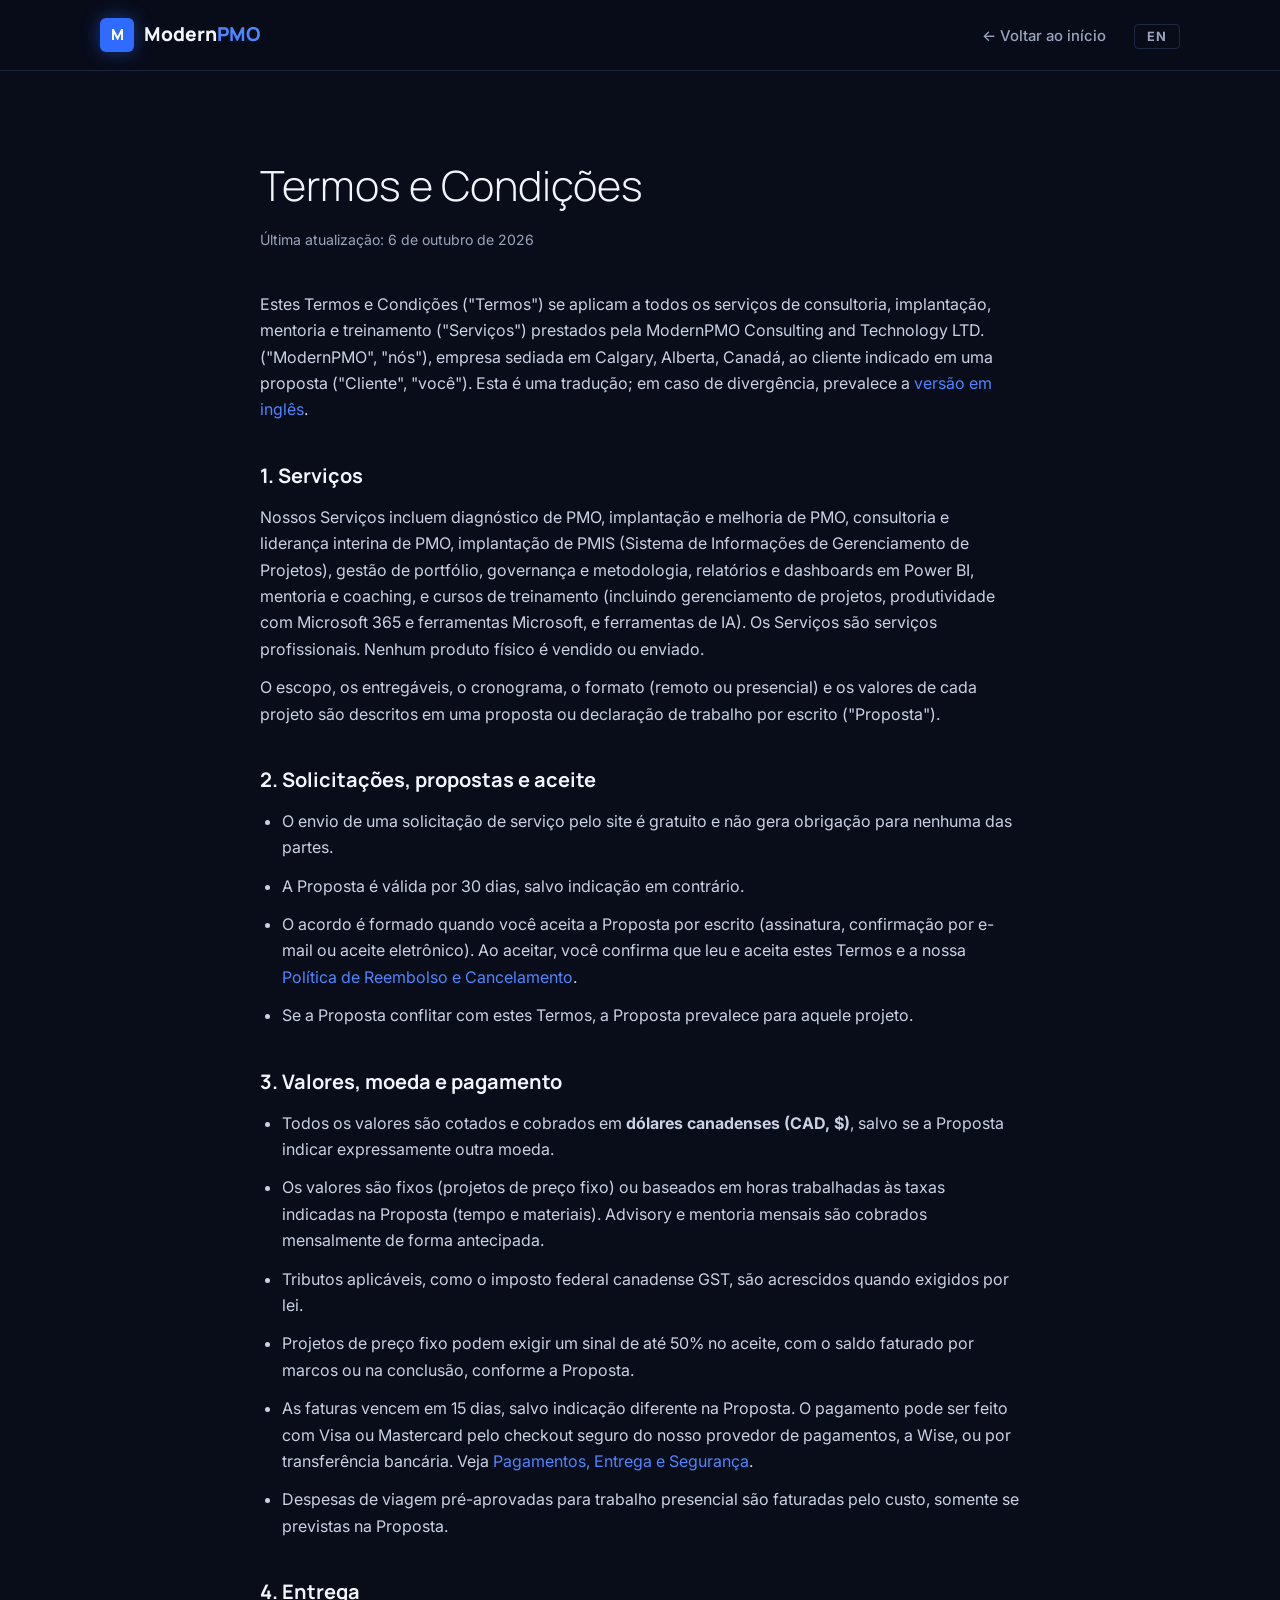
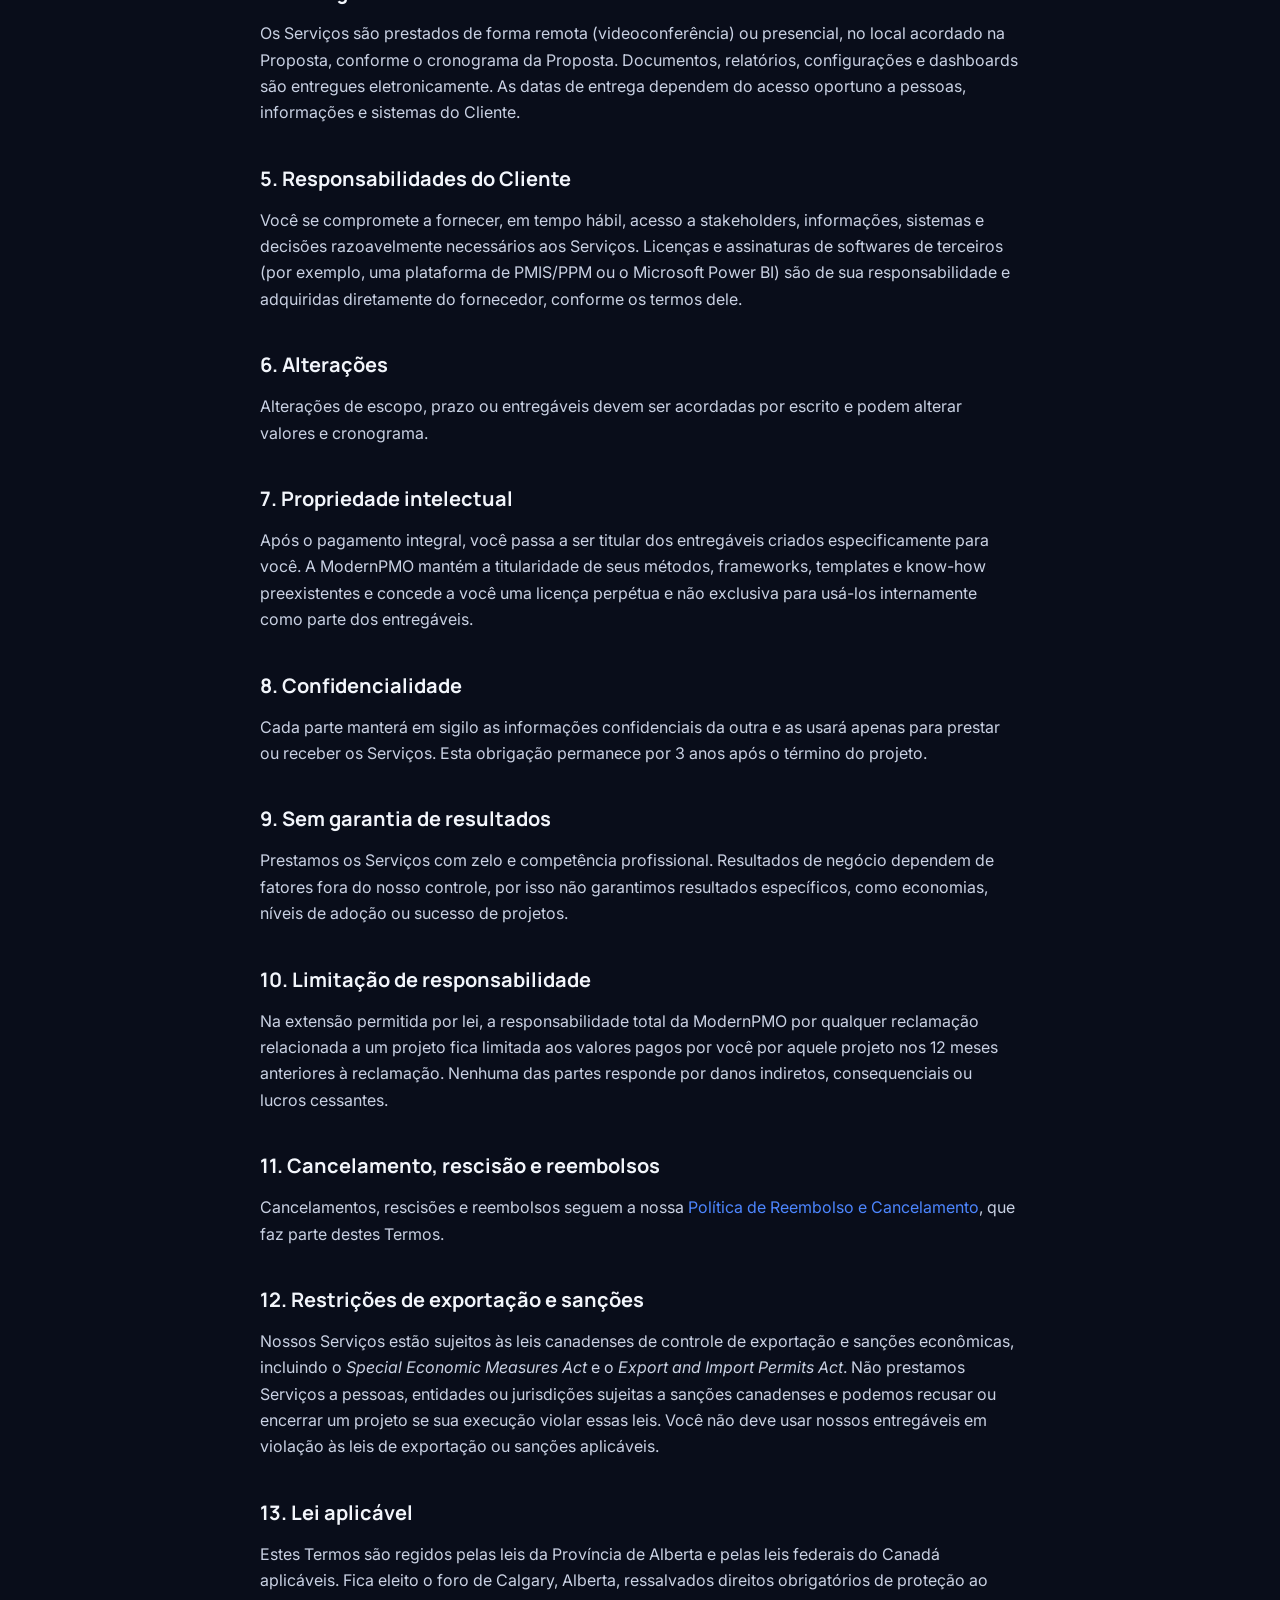
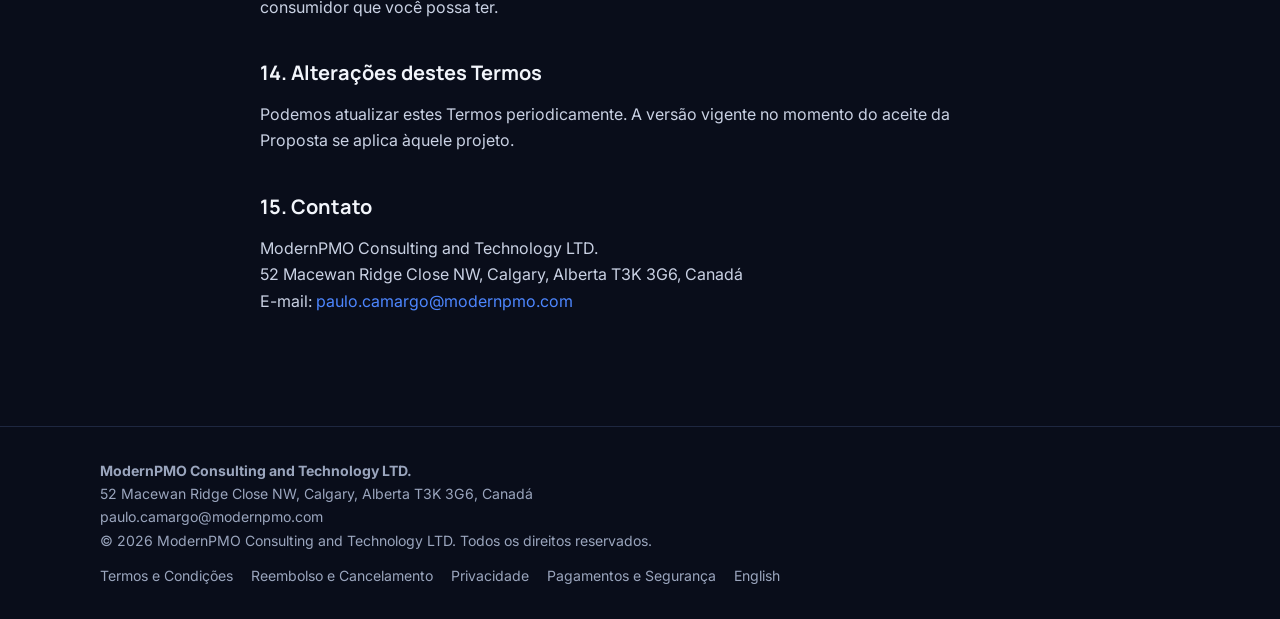
<file: pt/termos.html>
<!DOCTYPE html>
<html lang="pt-BR">
<head>
  <meta charset="UTF-8">
  <meta name="viewport" content="width=device-width, initial-scale=1.0">
  <title>Termos e Condições | ModernPMO</title>
  <link rel="icon" href="/assets/favicon.svg" type="image/svg+xml">
  <link rel="preconnect" href="https://fonts.googleapis.com">
  <link rel="preconnect" href="https://fonts.gstatic.com" crossorigin>
  <link href="https://fonts.googleapis.com/css2?family=Inter:wght@400;500;600;700&family=JetBrains+Mono:wght@500;600&family=Manrope:wght@300;600;700;800&display=swap" rel="stylesheet">
  <link rel="stylesheet" href="/assets/styles.css">
</head>
<body>
  <header class="site-header">
    <nav class="container nav">
      <a href="/pt/" class="logo"><span class="logo-mark">M</span><span>Modern<span class="dot">PMO</span></span></a>
      <ul class="nav-links" style="display:flex;position:static;flex-direction:row;padding:0;border:0;background:none">
        <li><a href="/pt/">← Voltar ao início</a></li>
        <li><a href="/terms.html" class="lang-switch" hreflang="en">EN</a></li>
      </ul>
    </nav>
  </header>
  <main class="container legal">
    <h1>Termos e Condições</h1>
    <p class="updated">Última atualização: 6 de outubro de 2026</p>

    <p>Estes Termos e Condições ("Termos") se aplicam a todos os serviços de consultoria, implantação, mentoria e treinamento ("Serviços") prestados pela ModernPMO Consulting and Technology LTD. ("ModernPMO", "nós"), empresa sediada em Calgary, Alberta, Canadá, ao cliente indicado em uma proposta ("Cliente", "você"). Esta é uma tradução; em caso de divergência, prevalece a <a href="/terms.html">versão em inglês</a>.</p>

    <h2>1. Serviços</h2>
    <p>Nossos Serviços incluem diagnóstico de PMO, implantação e melhoria de PMO, consultoria e liderança interina de PMO, implantação de PMIS (Sistema de Informações de Gerenciamento de Projetos), gestão de portfólio, governança e metodologia, relatórios e dashboards em Power BI, mentoria e coaching, e cursos de treinamento (incluindo gerenciamento de projetos, produtividade com Microsoft 365 e ferramentas Microsoft, e ferramentas de IA). Os Serviços são serviços profissionais. Nenhum produto físico é vendido ou enviado.</p>
    <p>O escopo, os entregáveis, o cronograma, o formato (remoto ou presencial) e os valores de cada projeto são descritos em uma proposta ou declaração de trabalho por escrito ("Proposta").</p>

    <h2>2. Solicitações, propostas e aceite</h2>
    <ul>
      <li>O envio de uma solicitação de serviço pelo site é gratuito e não gera obrigação para nenhuma das partes.</li>
      <li>A Proposta é válida por 30 dias, salvo indicação em contrário.</li>
      <li>O acordo é formado quando você aceita a Proposta por escrito (assinatura, confirmação por e-mail ou aceite eletrônico). Ao aceitar, você confirma que leu e aceita estes Termos e a nossa <a href="/pt/reembolso.html">Política de Reembolso e Cancelamento</a>.</li>
      <li>Se a Proposta conflitar com estes Termos, a Proposta prevalece para aquele projeto.</li>
    </ul>

    <h2>3. Valores, moeda e pagamento</h2>
    <ul>
      <li>Todos os valores são cotados e cobrados em <strong>dólares canadenses (CAD, $)</strong>, salvo se a Proposta indicar expressamente outra moeda.</li>
      <li>Os valores são fixos (projetos de preço fixo) ou baseados em horas trabalhadas às taxas indicadas na Proposta (tempo e materiais). Advisory e mentoria mensais são cobrados mensalmente de forma antecipada.</li>
      <li>Tributos aplicáveis, como o imposto federal canadense GST, são acrescidos quando exigidos por lei.</li>
      <li>Projetos de preço fixo podem exigir um sinal de até 50% no aceite, com o saldo faturado por marcos ou na conclusão, conforme a Proposta.</li>
      <li>As faturas vencem em 15 dias, salvo indicação diferente na Proposta. O pagamento pode ser feito com Visa ou Mastercard pelo checkout seguro do nosso provedor de pagamentos, a Wise, ou por transferência bancária. Veja <a href="/pt/pagamentos.html">Pagamentos, Entrega e Segurança</a>.</li>
      <li>Despesas de viagem pré-aprovadas para trabalho presencial são faturadas pelo custo, somente se previstas na Proposta.</li>
    </ul>

    <h2>4. Entrega</h2>
    <p>Os Serviços são prestados de forma remota (videoconferência) ou presencial, no local acordado na Proposta, conforme o cronograma da Proposta. Documentos, relatórios, configurações e dashboards são entregues eletronicamente. As datas de entrega dependem do acesso oportuno a pessoas, informações e sistemas do Cliente.</p>

    <h2>5. Responsabilidades do Cliente</h2>
    <p>Você se compromete a fornecer, em tempo hábil, acesso a stakeholders, informações, sistemas e decisões razoavelmente necessários aos Serviços. Licenças e assinaturas de softwares de terceiros (por exemplo, uma plataforma de PMIS/PPM ou o Microsoft Power BI) são de sua responsabilidade e adquiridas diretamente do fornecedor, conforme os termos dele.</p>

    <h2>6. Alterações</h2>
    <p>Alterações de escopo, prazo ou entregáveis devem ser acordadas por escrito e podem alterar valores e cronograma.</p>

    <h2>7. Propriedade intelectual</h2>
    <p>Após o pagamento integral, você passa a ser titular dos entregáveis criados especificamente para você. A ModernPMO mantém a titularidade de seus métodos, frameworks, templates e know-how preexistentes e concede a você uma licença perpétua e não exclusiva para usá-los internamente como parte dos entregáveis.</p>

    <h2>8. Confidencialidade</h2>
    <p>Cada parte manterá em sigilo as informações confidenciais da outra e as usará apenas para prestar ou receber os Serviços. Esta obrigação permanece por 3 anos após o término do projeto.</p>

    <h2>9. Sem garantia de resultados</h2>
    <p>Prestamos os Serviços com zelo e competência profissional. Resultados de negócio dependem de fatores fora do nosso controle, por isso não garantimos resultados específicos, como economias, níveis de adoção ou sucesso de projetos.</p>

    <h2>10. Limitação de responsabilidade</h2>
    <p>Na extensão permitida por lei, a responsabilidade total da ModernPMO por qualquer reclamação relacionada a um projeto fica limitada aos valores pagos por você por aquele projeto nos 12 meses anteriores à reclamação. Nenhuma das partes responde por danos indiretos, consequenciais ou lucros cessantes.</p>

    <h2>11. Cancelamento, rescisão e reembolsos</h2>
    <p>Cancelamentos, rescisões e reembolsos seguem a nossa <a href="/pt/reembolso.html">Política de Reembolso e Cancelamento</a>, que faz parte destes Termos.</p>

    <h2>12. Restrições de exportação e sanções</h2>
    <p>Nossos Serviços estão sujeitos às leis canadenses de controle de exportação e sanções econômicas, incluindo o <em>Special Economic Measures Act</em> e o <em>Export and Import Permits Act</em>. Não prestamos Serviços a pessoas, entidades ou jurisdições sujeitas a sanções canadenses e podemos recusar ou encerrar um projeto se sua execução violar essas leis. Você não deve usar nossos entregáveis em violação às leis de exportação ou sanções aplicáveis.</p>

    <h2>13. Lei aplicável</h2>
    <p>Estes Termos são regidos pelas leis da Província de Alberta e pelas leis federais do Canadá aplicáveis. Fica eleito o foro de Calgary, Alberta, ressalvados direitos obrigatórios de proteção ao consumidor que você possa ter.</p>

    <h2>14. Alterações destes Termos</h2>
    <p>Podemos atualizar estes Termos periodicamente. A versão vigente no momento do aceite da Proposta se aplica àquele projeto.</p>

    <h2>15. Contato</h2>
    <p>ModernPMO Consulting and Technology LTD.<br>52 Macewan Ridge Close NW, Calgary, Alberta T3K 3G6, Canadá<br>E-mail: <a href="mailto:paulo.camargo@modernpmo.com">paulo.camargo@modernpmo.com</a></p>

  </main>
  <footer class="site-footer">
    <div class="container footer-inner">
      <div>
        <strong>ModernPMO Consulting and Technology LTD.</strong><br>
        52 Macewan Ridge Close NW, Calgary, Alberta T3K 3G6, Canadá<br>
        <a href="mailto:paulo.camargo@modernpmo.com">paulo.camargo@modernpmo.com</a><br>
        © <span id="year"></span> ModernPMO Consulting and Technology LTD. Todos os direitos reservados.
      </div>
      <nav class="footer-legal">
        <a href="/pt/termos.html">Termos e Condições</a>
        <a href="/pt/reembolso.html">Reembolso e Cancelamento</a>
        <a href="/pt/privacidade.html">Privacidade</a>
        <a href="/pt/pagamentos.html">Pagamentos e Segurança</a>
        <a href="/">English</a>
      </nav>
    </div>
  </footer>
  <script src="/assets/main.js"></script>
</body>
</html>
</file>
<file: assets/styles.css>
:root {
  --bg: #090d1a;
  --bg-alt: #0d1324;
  --bg-glow: #13244f;
  --text: #f2f5fb;
  --muted: #9aa5bd;
  --brand: #2f6bff;
  --brand-light: #4d86ff;
  --brand-dark: #2357d6;
  --border: #1e2740;
  --card: #0f1629;
  --radius: 6px;
  --max: 1120px;
  --font-head: "Manrope", system-ui, sans-serif;
  --font-body: "Inter", system-ui, -apple-system, "Segoe UI", Roboto, sans-serif;
}

* { box-sizing: border-box; margin: 0; padding: 0; }

html { scroll-behavior: smooth; }

body {
  font-family: var(--font-body);
  background: var(--bg);
  color: var(--text);
  line-height: 1.65;
  font-size: 16px;
}

a { color: var(--brand-light); text-decoration: none; }
a:hover { text-decoration: underline; }

h1, h2, h3 { font-family: var(--font-head); }

.container { max-width: var(--max); margin: 0 auto; padding: 0 20px; }

/* Header */
.site-header {
  position: sticky; top: 0; z-index: 10;
  background: rgba(9, 13, 26, 0.85);
  backdrop-filter: blur(10px);
  border-bottom: 1px solid var(--border);
}
.nav { display: flex; align-items: center; justify-content: space-between; height: 70px; }
.logo { display: flex; align-items: center; gap: 10px; font-family: var(--font-head); font-weight: 800; font-size: 1.2rem; color: var(--text); }
.logo:hover { text-decoration: none; }
.logo-mark {
  width: 34px; height: 34px; border-radius: 6px; background: var(--brand);
  display: grid; place-items: center; color: #fff; font-size: 0.95rem;
  box-shadow: 0 0 18px rgba(47, 107, 255, 0.45);
}
.logo .dot { color: var(--brand-light); }
.nav-links { display: flex; align-items: center; gap: 28px; list-style: none; }
.nav-links a { color: var(--muted); font-weight: 500; font-size: 0.93rem; }
.nav-links a:hover { color: var(--text); text-decoration: none; }
.lang-switch {
  border: 1px solid var(--border); border-radius: 4px; padding: 4px 12px;
  font-size: 0.8rem !important; font-weight: 700 !important; letter-spacing: .08em;
}
.menu-toggle {
  display: none; background: none; border: 1px solid var(--border); color: var(--text);
  border-radius: 4px; padding: 6px 10px; font-size: 1.1rem; cursor: pointer;
}

/* Buttons */
.btn {
  display: inline-block; padding: 18px 40px; border-radius: 2px;
  font-weight: 700; font-size: 0.85rem; letter-spacing: .08em; text-transform: uppercase;
  transition: transform .15s, background .15s, box-shadow .15s;
}
.btn:hover { text-decoration: none; transform: translateY(-1px); }
.btn-primary { background: var(--brand); color: #fff; box-shadow: 0 10px 34px rgba(47, 107, 255, 0.35); }
.btn-primary:hover { background: var(--brand-light); box-shadow: 0 12px 40px rgba(47, 107, 255, 0.5); }
.btn-ghost { border: 1px solid var(--border); color: var(--text); }
.btn-ghost:hover { border-color: var(--brand); }

/* Eyebrow + emphasis */
.eyebrow {
  display: inline-block; font-size: 0.78rem; font-weight: 700; letter-spacing: .16em;
  text-transform: uppercase; color: var(--brand-light); margin-bottom: 18px;
}
h1 strong, h2 strong { color: var(--brand-light); font-weight: 800; }

/* Hero */
.hero {
  padding: 110px 0 120px;
  background: radial-gradient(ellipse 80% 70% at 50% 100%, var(--bg-glow), transparent 70%), var(--bg-alt);
  border-bottom: 1px solid var(--border);
}
.hero-grid { display: grid; grid-template-columns: 1.1fr 1fr; gap: 64px; align-items: center; }
.hero h1 {
  font-size: clamp(2.3rem, 5vw, 3.5rem); line-height: 1.12; font-weight: 300; letter-spacing: -0.02em;
}
.hero-side p { color: var(--muted); margin-bottom: 18px; }
.hero-side .lead { color: #c9d1e3; font-size: 1.05rem; }
.hero-actions { display: flex; gap: 14px; flex-wrap: wrap; margin-top: 30px; }

/* Sections */
section { padding: 100px 0; }
section.alt {
  background: radial-gradient(ellipse 70% 60% at 50% 100%, rgba(19, 36, 79, 0.6), transparent 70%), var(--bg-alt);
  border-top: 1px solid var(--border); border-bottom: 1px solid var(--border);
}
.section-head { max-width: 700px; margin-bottom: 56px; }
.section-head.center { text-align: center; margin-left: auto; margin-right: auto; }
.section-head h2 { font-size: clamp(1.9rem, 3.6vw, 2.6rem); font-weight: 300; letter-spacing: -0.01em; line-height: 1.2; margin-bottom: 14px; }
.section-head p { color: var(--muted); font-size: 1.05rem; }

.grid { display: grid; gap: 20px; }
.grid-3 { grid-template-columns: repeat(3, 1fr); }
.grid-4 { grid-template-columns: repeat(4, 1fr); }

.card {
  background: var(--card); border: 1px solid var(--border); border-radius: var(--radius);
  padding: 30px; transition: border-color .2s, transform .2s;
}
.card:hover { border-color: rgba(47, 107, 255, 0.6); transform: translateY(-2px); }
.card .icon {
  width: 44px; height: 44px; border-radius: 4px; display: grid; place-items: center;
  background: rgba(47, 107, 255, 0.12); color: var(--brand-light);
  font-size: 1.25rem; margin-bottom: 20px;
}
.card h3 { font-size: 1.12rem; font-weight: 700; margin-bottom: 8px; }
.card p { color: var(--muted); font-size: 0.95rem; }

/* Approach steps */
.step { border-top: 2px solid var(--brand); padding-top: 22px; }
.step .num { font-size: 0.78rem; font-weight: 700; color: var(--brand-light); letter-spacing: .16em; display: block; margin-bottom: 10px; }
.step h3 { font-size: 1.2rem; font-weight: 700; margin-bottom: 8px; }
.step p { color: var(--muted); font-size: 0.95rem; }

/* About */
.about-wrap { display: grid; grid-template-columns: 1.2fr 1fr; gap: 64px; align-items: center; }
.about-wrap h2 { font-size: clamp(1.9rem, 3.6vw, 2.6rem); font-weight: 300; line-height: 1.2; margin-bottom: 20px; }
.about-wrap p { color: var(--muted); margin-bottom: 16px; }
.checklist { list-style: none; display: grid; gap: 16px; }
.checklist li { display: flex; gap: 14px; align-items: flex-start; color: #c9d1e3; }
.checklist li::before {
  content: "✓"; flex: none; width: 24px; height: 24px; border-radius: 3px;
  background: rgba(47, 107, 255, 0.15); color: var(--brand-light); font-size: 0.8rem; font-weight: 800;
  display: grid; place-items: center; margin-top: 1px;
}

/* FAQ */
.faq { max-width: 840px; margin: 0 auto; border-top: 1px solid var(--border); }
.faq details { border-bottom: 1px solid var(--border); }
.faq summary {
  list-style: none; cursor: pointer; padding: 26px 0; font-weight: 600; font-size: 1.02rem;
  display: flex; justify-content: space-between; gap: 20px; align-items: center;
}
.faq summary::-webkit-details-marker { display: none; }
.faq summary::after { content: "+"; color: var(--brand-light); font-size: 1.3rem; font-weight: 400; transition: transform .2s; }
.faq details[open] summary::after { transform: rotate(45deg); }
.faq details p { color: var(--muted); padding: 0 40px 26px 0; }

/* Contact */
.cta {
  background: radial-gradient(ellipse 80% 80% at 50% 100%, var(--bg-glow), transparent 70%), var(--bg-alt);
  border-top: 1px solid var(--border); text-align: center;
}
.cta h2 { font-size: clamp(2rem, 4vw, 2.8rem); font-weight: 300; line-height: 1.2; margin-bottom: 16px; }
.cta p { color: var(--muted); max-width: 580px; margin: 0 auto 34px; }

/* Footer */
.site-footer { border-top: 1px solid var(--border); padding: 32px 0; color: var(--muted); font-size: 0.88rem; }
.footer-inner { display: flex; justify-content: space-between; flex-wrap: wrap; gap: 12px; }
.site-footer a { color: var(--muted); }

/* Responsive */
@media (max-width: 960px) {
  .grid-4, .grid-3 { grid-template-columns: repeat(2, 1fr); }
  .hero-grid, .about-wrap { grid-template-columns: 1fr; gap: 36px; }
}
@media (max-width: 720px) {
  .menu-toggle { display: block; }
  .nav-links {
    display: none; position: absolute; top: 70px; left: 0; right: 0;
    flex-direction: column; align-items: flex-start; gap: 0; background: var(--bg);
    border-bottom: 1px solid var(--border); padding: 8px 20px 16px;
  }
  .nav-links.open { display: flex; }
  .nav-links li { width: 100%; }
  .nav-links a { display: block; padding: 12px 0; }
  .lang-switch { display: inline-block !important; margin-top: 6px; }
  .grid-3, .grid-4 { grid-template-columns: 1fr; }
  section { padding: 72px 0; }
  .hero { padding: 72px 0 80px; }
  .btn { padding: 16px 28px; }
}

/* Grid-line backdrop (hero / formats) */
.gridlines {
  background-image:
    linear-gradient(rgba(255,255,255,0.025) 1px, transparent 1px),
    linear-gradient(90deg, rgba(255,255,255,0.025) 1px, transparent 1px);
  background-size: 64px 64px;
}
.hero.gridlines {
  background:
    linear-gradient(rgba(255,255,255,0.025) 1px, transparent 1px) 0 0 / 64px 64px,
    linear-gradient(90deg, rgba(255,255,255,0.025) 1px, transparent 1px) 0 0 / 64px 64px,
    radial-gradient(ellipse 80% 70% at 50% 100%, var(--bg-glow), transparent 70%),
    var(--bg-alt);
}

/* Formats */
.formats-head { display: grid; grid-template-columns: 1.2fr 1fr; gap: 48px; align-items: end; margin-bottom: 48px; }
.formats-head h2 { font-size: clamp(2rem, 4.2vw, 3rem); font-weight: 300; line-height: 1.12; letter-spacing: -0.02em; }
.formats-head p { color: var(--muted); }
.formats { display: grid; grid-template-columns: repeat(5, 1fr); }
.format { padding: 28px 24px; border-left: 1px solid var(--border); }
.format:first-child { border-left: none; }
.format .dur { font-family: "JetBrains Mono", ui-monospace, Consolas, monospace; color: var(--brand-light); font-size: 1.3rem; font-weight: 600; display: block; margin-bottom: 18px; }
.format h3 { font-family: var(--font-body); font-size: 0.92rem; font-weight: 700; letter-spacing: .06em; text-transform: uppercase; margin-bottom: 12px; }
.format p { color: var(--muted); font-size: 0.93rem; }

/* Tailoring panel */
.panel { margin-top: 48px; border: 1px solid var(--border); border-radius: 4px; background: linear-gradient(180deg, #111a30, #0d1426); }
.panel-head { display: flex; justify-content: space-between; align-items: center; padding: 26px 28px; border-bottom: 1px solid var(--border); }
.panel-head h3 { font-size: 1.35rem; font-weight: 300; }
.panel-head .tag { font-family: "JetBrains Mono", ui-monospace, monospace; font-size: 0.72rem; letter-spacing: .2em; color: var(--muted); text-transform: uppercase; }
.panel-steps { display: grid; grid-template-columns: repeat(4, 1fr); border-bottom: 1px solid var(--border); }
.panel-steps > div { padding: 26px 24px 30px; border-left: 1px solid var(--border); }
.panel-steps > div:first-child { border-left: none; }
.panel-steps .n { font-family: "JetBrains Mono", ui-monospace, monospace; font-size: 0.72rem; color: var(--brand-light); display: block; margin-bottom: 10px; }
.panel-steps h4 { font-family: var(--font-head); font-size: 1.15rem; font-weight: 700; margin-bottom: 8px; }
.panel-steps p { color: var(--muted); font-size: 0.92rem; }
.panel-foot { display: flex; justify-content: space-between; align-items: center; gap: 28px; padding: 28px; }
.panel-foot p { font-family: var(--font-head); font-size: 1.15rem; font-weight: 300; max-width: 560px; color: #dfe5f1; }
.panel-foot p strong { font-weight: 800; color: var(--text); }

/* Service deliverables */
.card ul { list-style: none; margin-top: 14px; display: grid; gap: 6px; }
.card ul li { color: #c9d1e3; font-size: 0.88rem; padding-left: 16px; position: relative; }
.card ul li::before { content: "—"; position: absolute; left: 0; color: var(--brand-light); }

/* Request form */
.contact-grid { display: grid; grid-template-columns: 1fr 1.3fr; gap: 56px; text-align: left; align-items: start; }
.contact-grid h2 { font-size: clamp(2rem, 4vw, 2.8rem); font-weight: 300; line-height: 1.2; margin-bottom: 16px; }
.contact-grid > div > p { color: var(--muted); margin: 0 0 24px; }
.biz { border-top: 1px solid var(--border); padding-top: 22px; display: grid; gap: 14px; font-size: 0.94rem; color: #c9d1e3; font-style: normal; }
.biz span.lbl { display: block; font-size: 0.72rem; letter-spacing: .16em; text-transform: uppercase; color: var(--muted); }
.form { background: var(--card); border: 1px solid var(--border); border-radius: 4px; padding: 32px; display: grid; gap: 18px; }
.form .row { display: grid; grid-template-columns: 1fr 1fr; gap: 18px; }
.form label { display: grid; gap: 6px; font-size: 0.85rem; font-weight: 600; color: #c9d1e3; }
.form input, .form select, .form textarea {
  font: inherit; font-size: 0.95rem; color: var(--text); background: var(--bg);
  border: 1px solid var(--border); border-radius: 3px; padding: 12px 14px; width: 100%;
}
.form input:focus, .form select:focus, .form textarea:focus { outline: none; border-color: var(--brand); box-shadow: 0 0 0 3px rgba(47,107,255,0.2); }
.form textarea { min-height: 130px; resize: vertical; }
.form .consent { display: flex; gap: 10px; align-items: flex-start; font-weight: 400; color: var(--muted); font-size: 0.85rem; }
.form .consent input { width: auto; margin-top: 4px; }
.form .hp { position: absolute; left: -9999px; }
.form .note { font-size: 0.8rem; color: var(--muted); }
.form button { border: none; cursor: pointer; width: 100%; }

/* Legal pages */
.legal { max-width: 800px; padding: 80px 20px 100px; }
.legal h1 { font-size: clamp(2rem, 4vw, 2.6rem); font-weight: 300; margin-bottom: 8px; }
.legal .updated { color: var(--muted); font-size: 0.88rem; margin-bottom: 40px; }
.legal h2 { font-size: 1.25rem; font-weight: 700; margin: 36px 0 12px; }
.legal p, .legal li { color: #c9d1e3; margin-bottom: 12px; }
.legal ul { padding-left: 22px; }
.footer-legal { display: flex; gap: 18px; flex-wrap: wrap; }

@media (max-width: 960px) {
  .formats { grid-template-columns: repeat(2, 1fr); }
  .format { border-left: none; border-top: 1px solid var(--border); }
  .panel-steps { grid-template-columns: repeat(2, 1fr); }
  .panel-steps > div { border-left: none; border-top: 1px solid var(--border); }
  .formats-head, .contact-grid { grid-template-columns: 1fr; gap: 24px; }
  .panel-foot { flex-direction: column; align-items: flex-start; }
}
@media (max-width: 720px) {
  .formats, .panel-steps, .form .row { grid-template-columns: 1fr; }
  .form { padding: 22px; }
}

/* Payment strip */
.pay-strip { margin-top: 48px; display: flex; align-items: center; gap: 24px; padding: 22px 26px; border: 1px solid var(--border); border-radius: 4px; background: var(--card); }
.pay-strip p { color: var(--muted); font-size: 0.93rem; }
.pay-strip strong { color: var(--text); }
.card-marks { display: flex; gap: 10px; flex: none; }
.card-marks svg { width: 56px; height: 35px; display: block; }
.step a { color: var(--brand-light); }
@media (max-width: 720px) { .pay-strip { flex-direction: column; align-items: flex-start; } }

.training-note { margin-top: 32px; color: var(--muted); font-size: 0.95rem; border-left: 2px solid var(--brand); padding-left: 16px; }
</file>
